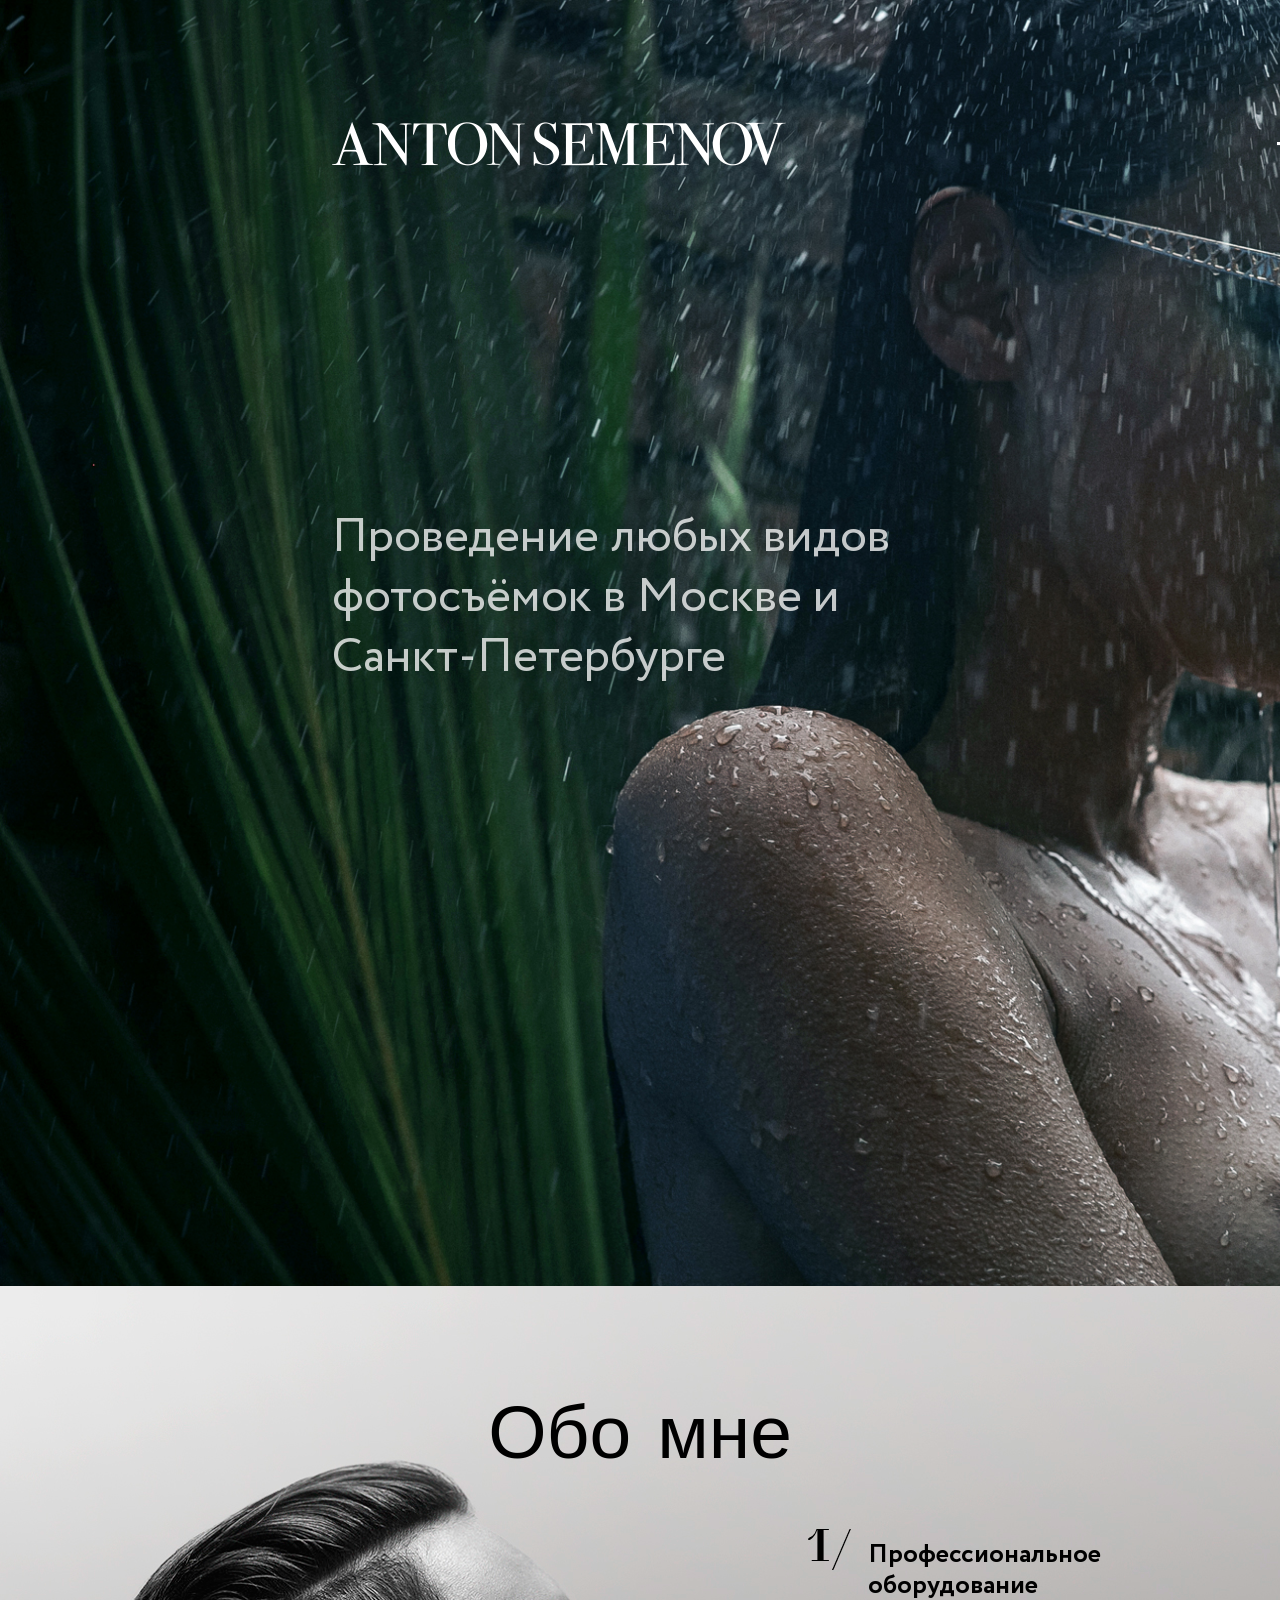
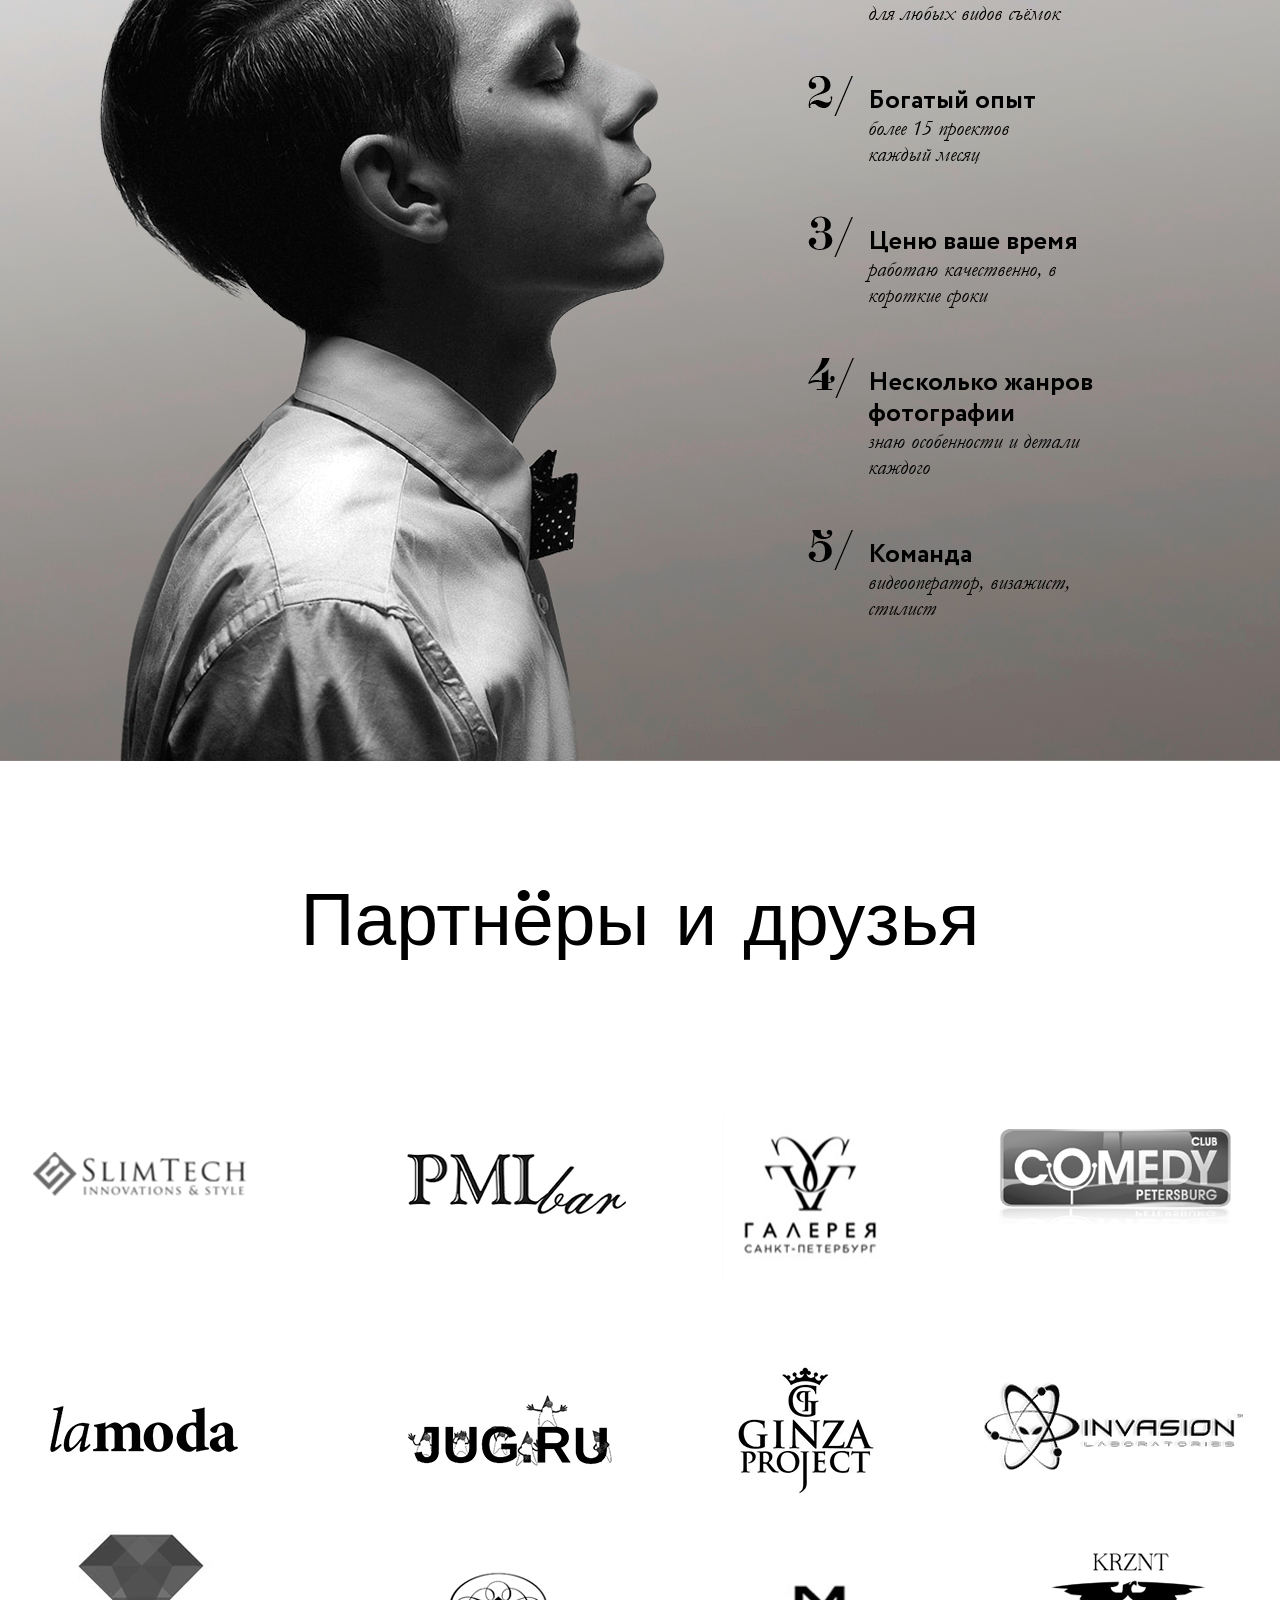
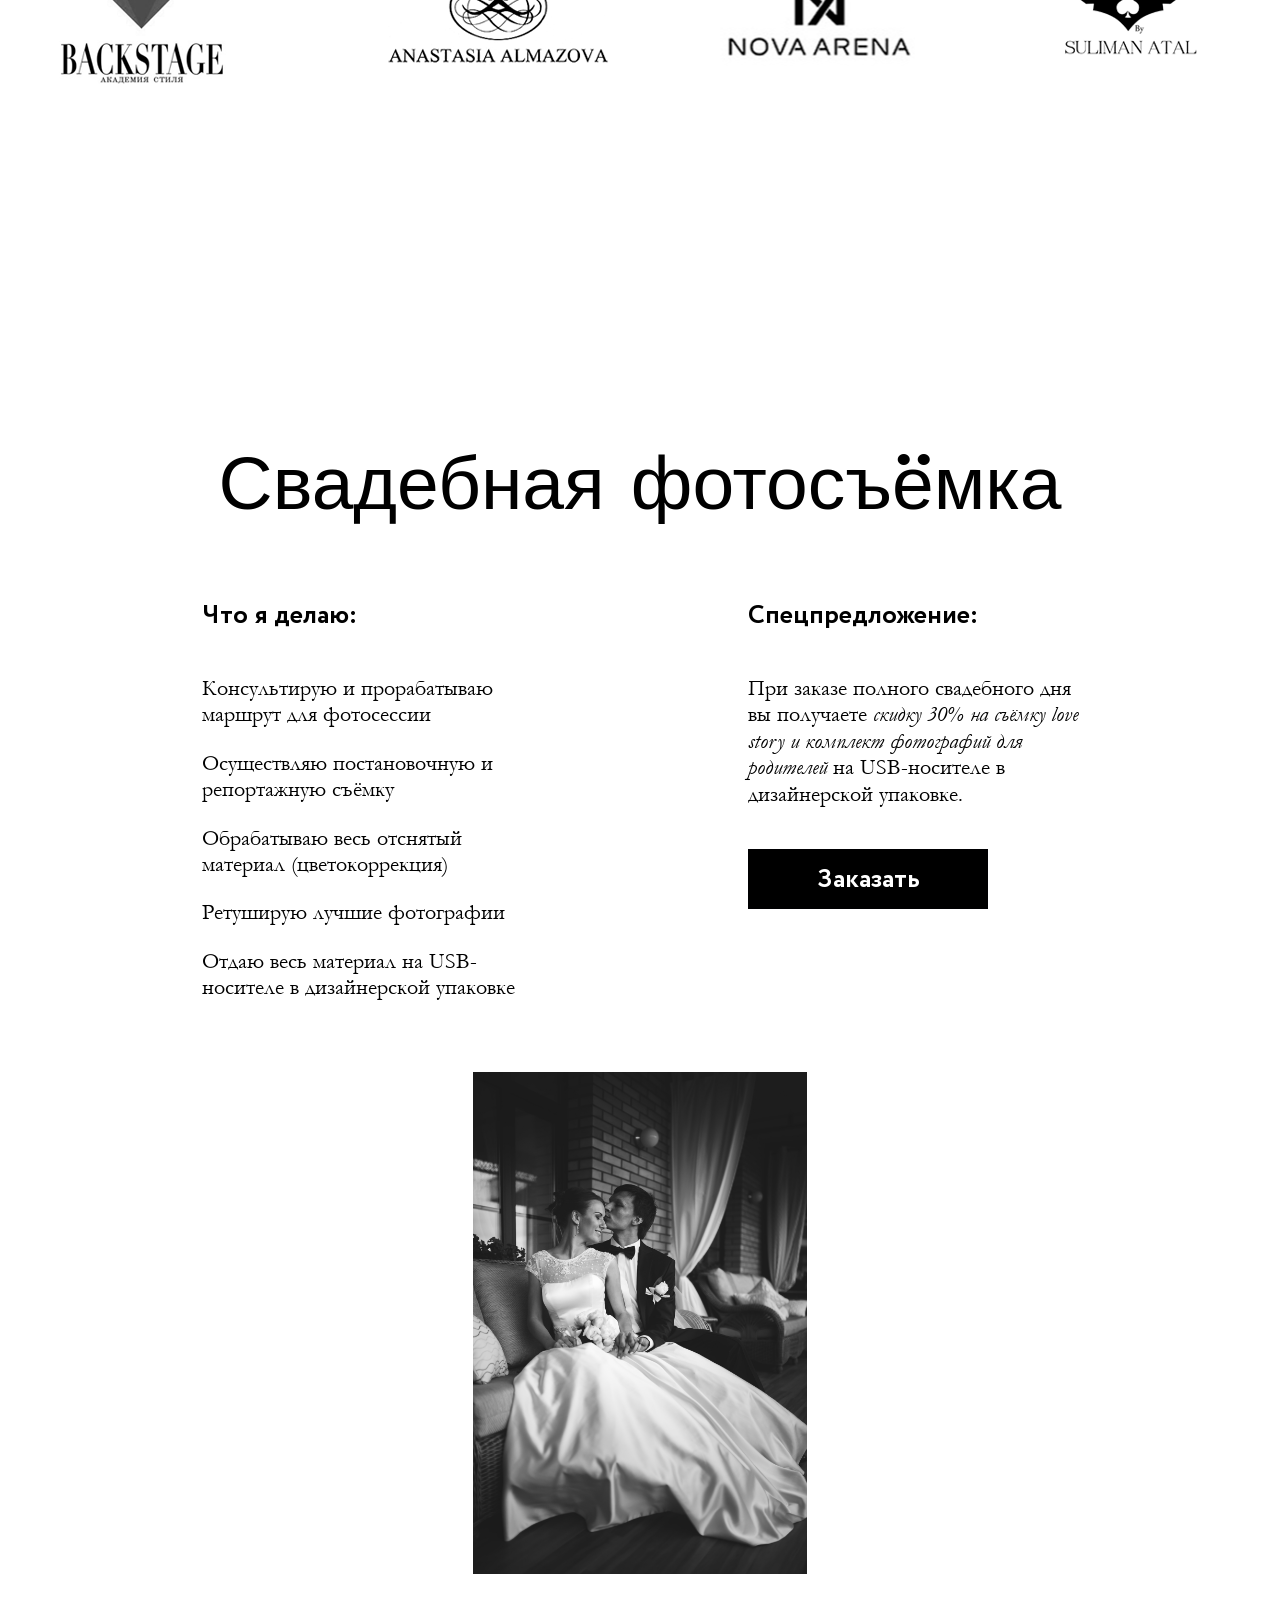
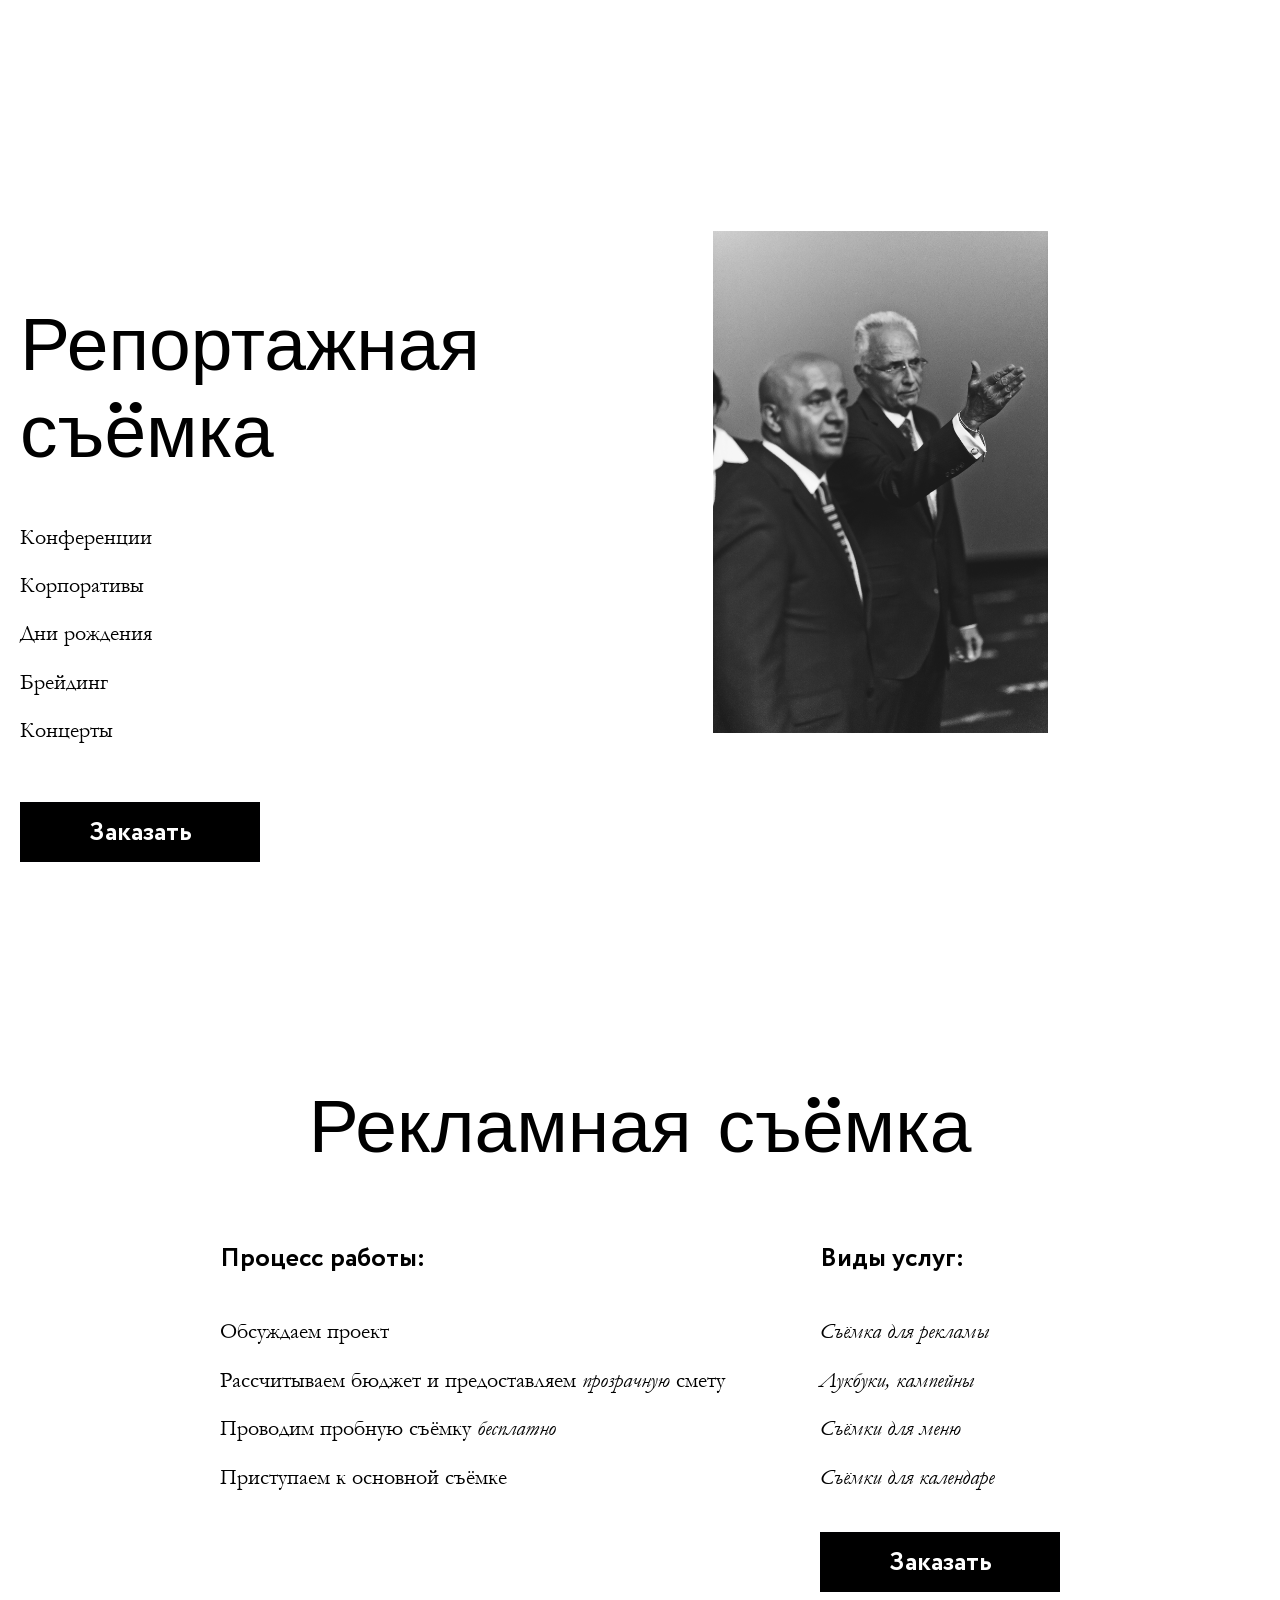
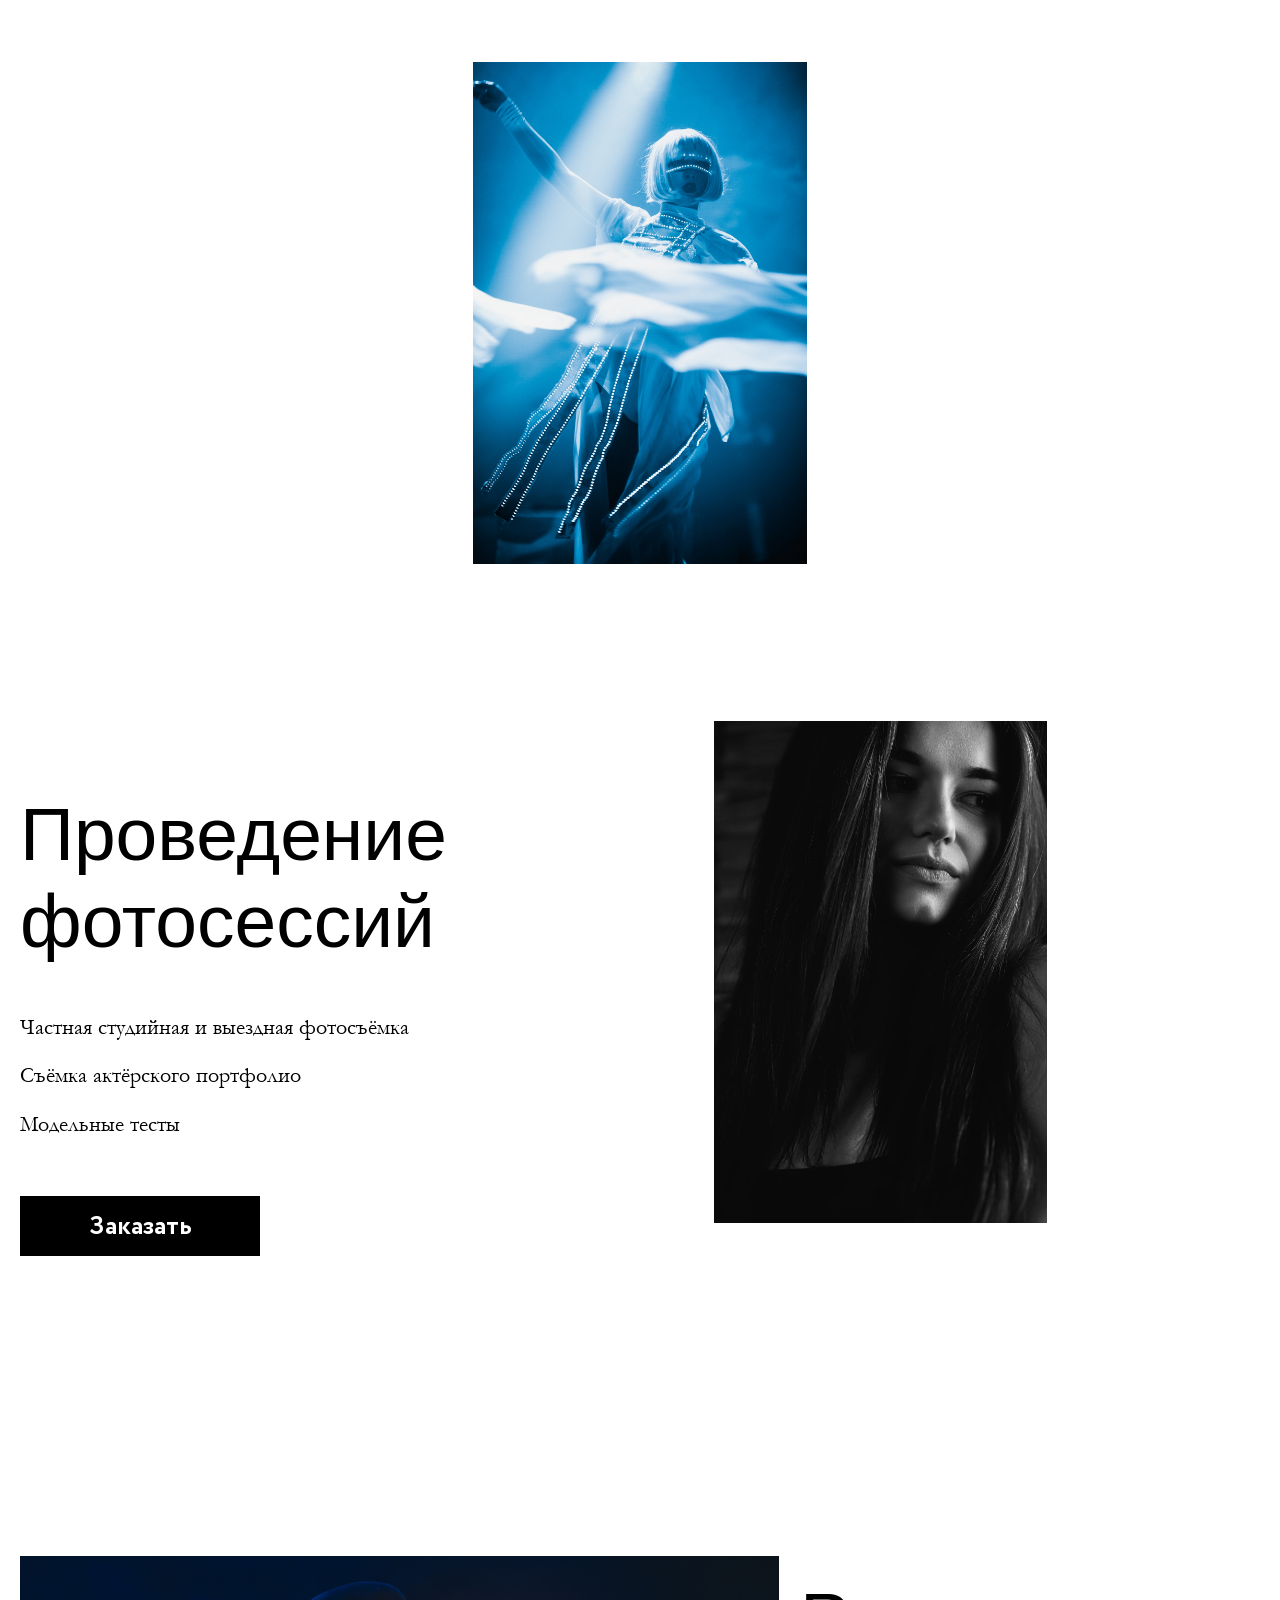
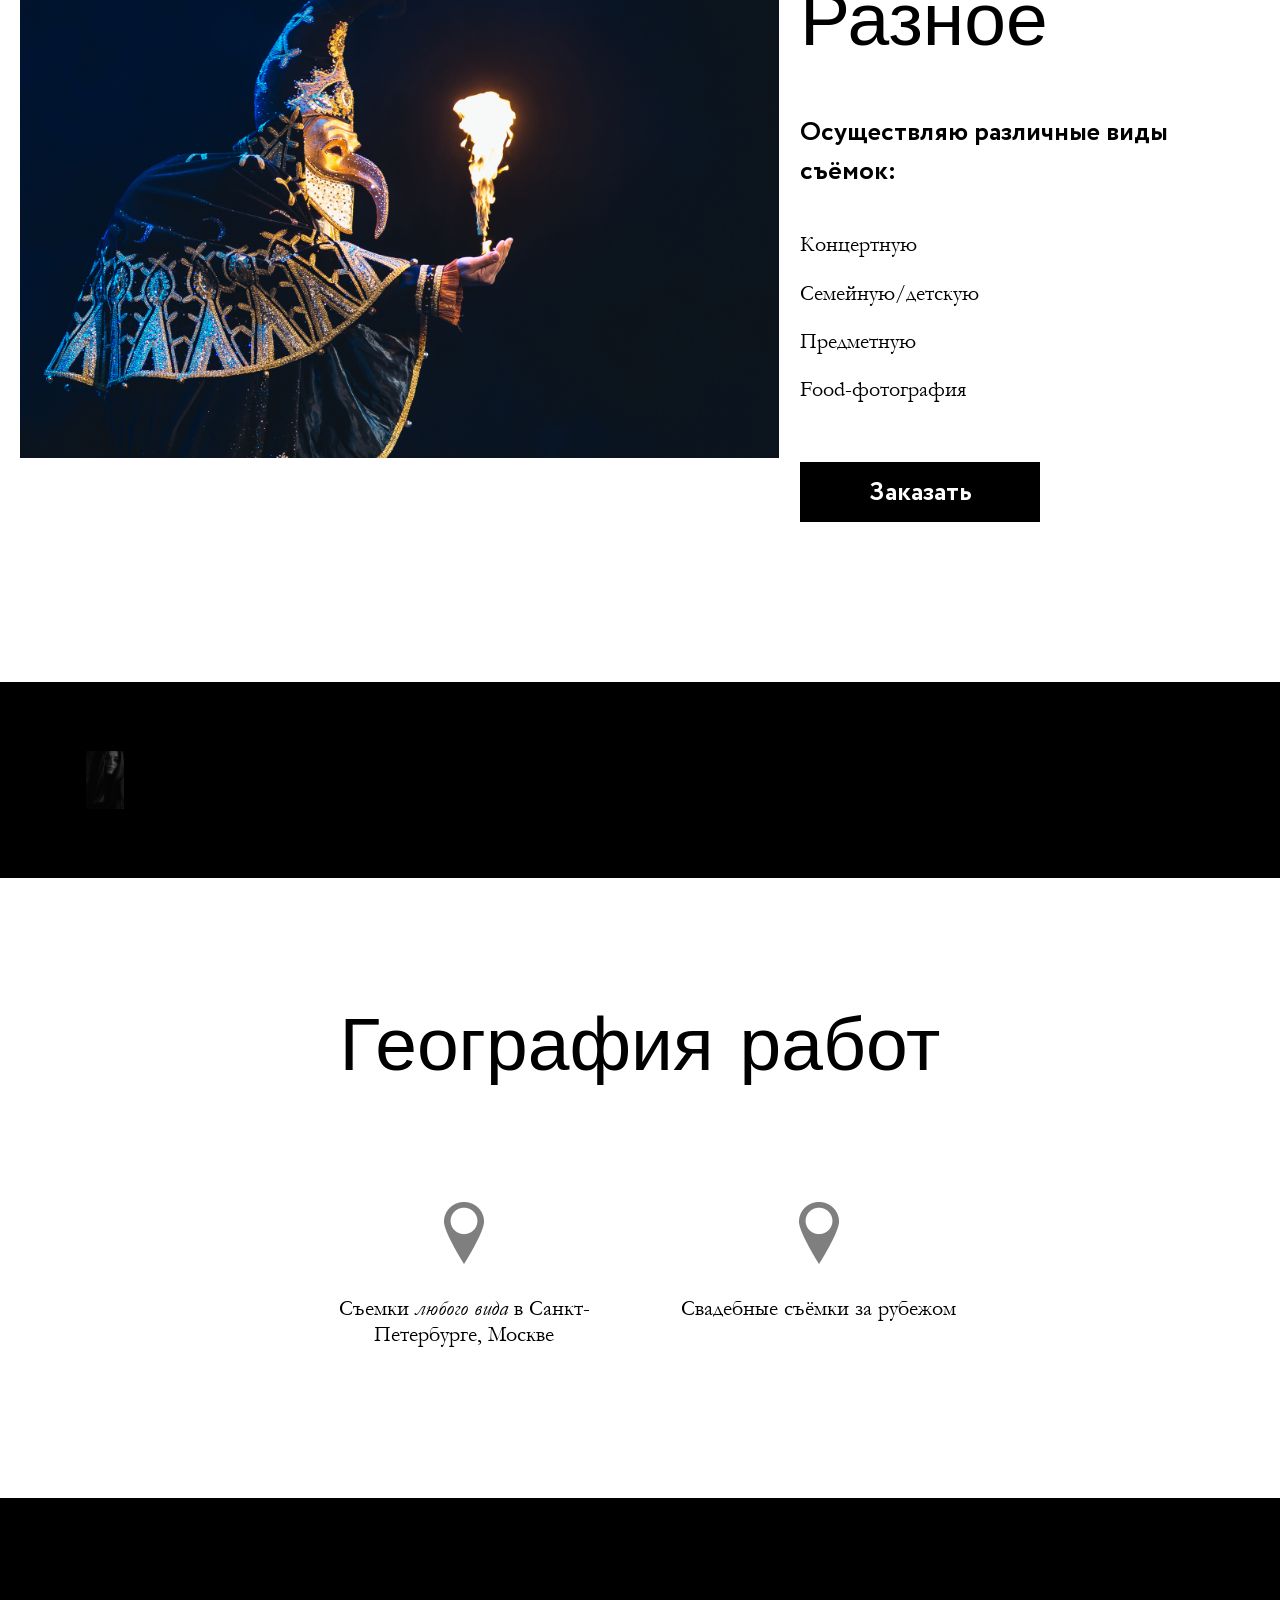
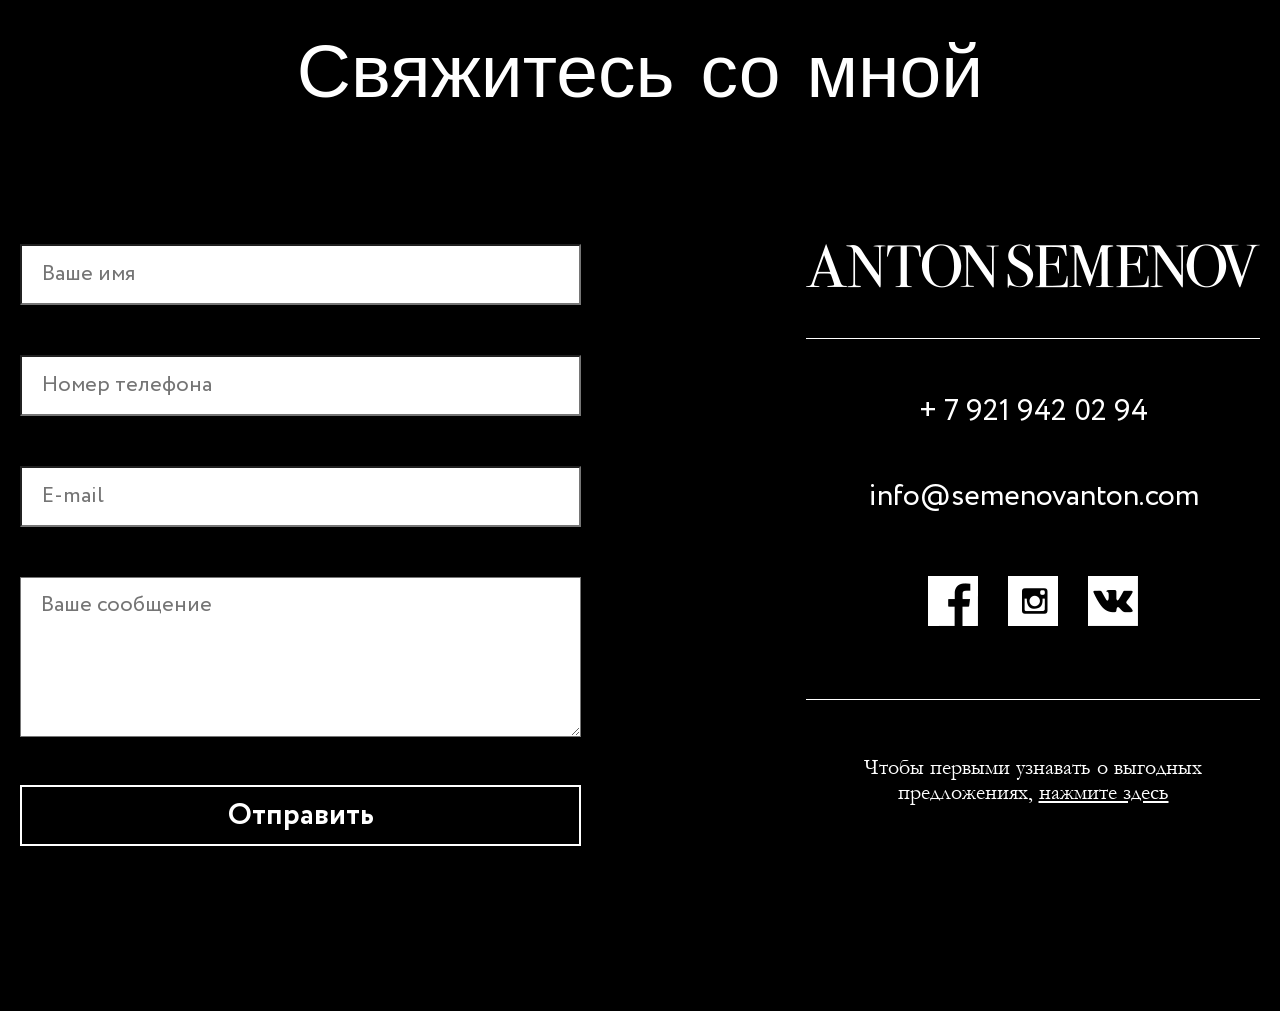
<file: views/index.html>
<!DOCTYPE html>
<html lang="en">
<head>
    <meta charset="UTF-8">
    <title>Anton Semenov</title>
    <link href="../assets/stylesheets/normalize.css" media="screen" rel="stylesheet" type="text/css">
    <link href="../assets/stylesheets/main.css" media="screen" rel="stylesheet" type="text/css">
    <link href="http://allfont.ru/allfont.css?fonts=didona" rel="stylesheet" type="text/css" />
    <!--[if lte IE 8]>
    <link href="../assets/stylesheets/ie8.css" media="screen" rel="stylesheet" type="text/css">
    <![endif]-->
    <link href="../assets/lightgallery/src/css/lightgallery.css" media="screen" rel="stylesheet" type="text/css">
    <link href="../assets/lightgallery/src/css/lg-transitions.css" media="screen" rel="stylesheet" type="text/css">
    <link href="../assets/lightgallery/src/css/lg-fb-comment-box.css" media="screen" rel="stylesheet" type="text/css">
    <link href="../assets/stylesheets/owl.carousel.css" media="screen" rel="stylesheet" type="text/css">
    <script src="http://ajax.googleapis.com/ajax/libs/jquery/1.11.2/jquery.min.js"></script>
    <!--[if lte IE 8]>
    <script src="../assets/javascripts/css3-mediaqueries.min.js"></script>
    <script src="../assets/javascripts/selectivizr-min.js"></script>
    <script src="../assets/javascripts/html5shiv.min.js"></script>
    <script src="../assets/javascripts/html5shiv-printshiv.min.js"></script>
    <![endif]-->
</head>
<body>
    <section class="slider-section">
        <div class="slider">
            <div class="item">
                <div class="slider-img-container">
                    <img class="slider-img" src="../assets/images/slider/img1.jpg" alt="">
                </div>
                <div class="slider-wrapper">
                    <div class="contacts clearfix">
                        <div class="logo"></div>
                        <div class="phone">+ 7 921 942 02 94</div>
                    </div>
                    <div class="text-block">
                        Проведение любых видов
                        фотосъёмок в Москве
                        и Санкт-Петербурге
                    </div>
                </div>
            </div>
            <div class="item">
                <div class="slider-img-container">
                    <img class="slider-img" src="../assets/images/slider/img2.jpg" alt="">
                </div>
                <div class="slider-wrapper">
                    <div class="contacts clearfix">
                        <div class="logo"></div>
                        <div class="phone">+ 7 921 942 02 94</div>
                    </div>
                    <div class="text-block">
                        Проведение любых видов
                        фотосъёмок в Москве
                        и Санкт-Петербурге
                    </div>
                </div>
            </div>
            <div class="item">
                <div class="slider-img-container">
                    <img class="slider-img" src="../assets/images/slider/img3.jpg" alt="">
                </div>
                <div class="slider-wrapper">
                    <div class="contacts clearfix">
                        <div class="logo"></div>
                        <div class="phone">+ 7 921 942 02 94</div>
                    </div>
                    <div class="text-block">
                        Проведение любых видов
                        фотосъёмок в Москве
                        и Санкт-Петербурге
                    </div>
                </div>
            </div>
        </div>
        <div class="pagination-container">
            <div class="pagination"></div>
        </div>
    </section>
    <section class="about-me">
        <div class="header-container">
            <div class="big-header">Обо мне</div>
        </div>
        <div class="block-wrapper clearfix">
            <div class="photo"></div>
            <table class="advantages-table">
                <tr>
                    <td>
                        <ul class="advantages-list">
                            <li>
                                <div class="number one"></div>
                                <div class="advantage-name">Профессиональное
                                    оборудование</div>
                                <div class="advantage-description">для любых видов съёмок</div>
                            <li>
                                <div class="number two"></div>
                                <div class="advantage-name">Богатый опыт</div>
                                <div class="advantage-description">более 15 проектов<br>
                                    каждый месяц</div>
                            <li>
                                <div class="number three"></div>
                                <div class="advantage-name">Ценю ваше время</div>
                                <div class="advantage-description">работаю качественно,
                                    в короткие сроки</div>
                            <li>
                                <div class="number four"></div>
                                <div class="advantage-name">Несколько
                                    жанров фотографии</div>
                                <div class="advantage-description">знаю особенности
                                    и детали каждого</div>
                            <li>
                                <div class="number five"></div>
                                <div class="advantage-name">Команда</div>
                                <div class="advantage-description">видеооператор,
                                    визажист, стилист</div>
                        </ul>
                    </td>
                    <td>
                        <ul class="advantages-list">
                            <li>
                                <div class="number four"></div>
                                <div class="advantage-name">Несколько
                                    жанров фотографии</div>
                                <div class="advantage-description">знаю особенности
                                    и детали каждого</div>
                            <li>
                                <div class="number five"></div>
                                <div class="advantage-name">Команда</div>
                                <div class="advantage-description">видеооператор,
                                    визажист, стилист</div>
                        </ul>
                    </td>
                </tr>
            </table>
        </div>
    </section>
    <section class="partners">
        <div class="big-header">Партн<span class="letter">е</span>ры и друзья</div>
        <div class="block-wrapper">
            <ul class="partners-list first">
               <li class="slimtech">
                   <a target="_blank" href="http://www.slimtechmobile.com/"></a>
                <li class="pmi">
                    <a target="_blank" href="http://www.pmibar.com/"></a>
                <li class="gallery">
                    <a target="_blank" href="http://www.galeria.spb.ru/"></a>
                <li class="comedy">
                    <a target="_blank" href="http://www.comedypetersburg.ru/"></a>
            </ul>
            <ul class="partners-list second">
                <li class="lamoda">
                    <a target="_blank" href="http://www.lamoda.ru/"></a>
                <li class="yug">
                    <a target="_blank" href="http://www.jug.ru/history"></a>
                <li class="ginza">
                    <a target="_blank" href="http://www.ginza.ru/spb"></a>
                <li class="invasion">
                    <a target="_blank" href="http://www.invasion-labs.ru/"></a>
            </ul>
            <ul class="partners-list third">
                <li class="backstage">
                    <a target="_blank" href="http://www.vk.com/as.backstage"></a>
                <li class="almazova">
                    <a target="_blank" href="http://www.anastasia-almazova.com/"></a>
                <li class="nova-arena">
                    <a target="_blank" href="http://www.novaarena.ru/"></a>
                <li class="krznt">
                    <a target="_blank" href="http://www.karzenta.com/"></a>
            </ul>
        </div>
    </section>
    <section class="wedding">
        <div class="block-wrapper clearfix">
            <article class="section-description">
                <div class="big-header">Свадебная <span>фотосъ<span class="letter">е</span>мка</span></div>
                <div class="articles clearfix">
                    <div class="offer">
                        <div class="offer-name">Что я делаю:</div>
                        <ul class="offer-list">
                            <li>Консультирую и прорабатываю маршрут для фотосессии
                            <li>Осуществляю постановочную и репортажную съёмку
                            <li>Обрабатываю весь отснятый материал (цветокоррекция)
                            <li>Ретуширую лучшие фотографии
                            <li>Отдаю весь материал на USB- носителе в дизайнерской упаковке
                        </ul>
                    </div>
                    <div class="offer right">
                        <div class="offer-name">Cпецпредложение:</div>
                        <ul class="offer-list">
                            <li>При заказе полного свадебного дня вы получаете <span>скидку 30% на съёмку love story и
                                комплект фотографий для родителей</span> на USB-носителе в дизайнерской упаковке.
                        </ul>
                        <a href="#contacts-form" class="btn">Заказать</a>
                    </div>
                </div>
            </article>
            <article class="gallery">
                <div class="big-img-container">
                    <div class="bg"></div>
                    <img src="../assets/images/wedding/big1.jpg" alt="wedding" class="big-img vertical">
                </div>
                <div class="small-images-container">
                    <ul class="small-images-list owl-carousel">
                        <li data-src="../assets/images/wedding/big1.jpg">
                            <img src="../assets/images/wedding/big1.jpg" alt="wedding" class="small-img vertical">
                        <li data-src="../assets/images/wedding/big2.jpg">
                            <img src="../assets/images/wedding/big2.jpg" alt="wedding" class="small-img">
                        <li data-src="../assets/images/wedding/big3.jpg">
                            <img src="../assets/images/wedding/big3.jpg" alt="wedding" class="small-img">
                        <li data-src="../assets/images/wedding/big4.jpg">
                            <img src="../assets/images/wedding/big4.jpg" alt="wedding" class="small-img vertical">
                        <li data-src="../assets/images/wedding/big5.jpg">
                            <img src="../assets/images/wedding/big5.jpg" alt="wedding" class="small-img">
                        <li data-src="../assets/images/wedding/big6.jpg">
                            <img src="../assets/images/wedding/big6.jpg" alt="wedding" class="small-img">
                        <li data-src="../assets/images/wedding/big7.jpg">
                            <img src="../assets/images/wedding/big7.jpg" alt="wedding" class="small-img">
                        <li data-src="../assets/images/wedding/big8.jpg">
                            <img src="../assets/images/wedding/big8.jpg" alt="wedding" class="small-img">
                        <li data-src="../assets/images/wedding/big9.jpg">
                            <img src="../assets/images/wedding/big9.jpg" alt="wedding" class="small-img vertical">
                        <li data-src="../assets/images/wedding/big10.jpg">
                            <img src="../assets/images/wedding/big10.jpg" alt="wedding" class="small-img">
                        <li data-src="../assets/images/wedding/big11.jpg">
                            <img src="../assets/images/wedding/big11.jpg" alt="wedding" class="small-img">
                    </ul>
                </div>
            </article>
        </div>
    </section>
    <section class="report">
        <div class="block-wrapper clearfix">
            <article class="section-description">
            <div class="articles">
                <div class="big-header">Репортажная <span>съ<span class="letter">е</span>мка</span></div>
                <div class="offer">
                    <ul class="offer-list">
                        <li>Конференции
                        <li>Корпоративы
                        <li>Дни рождения
                        <li>Брейдинг
                        <li>Концерты
                    </ul>
                    <a class="btn" href="#contacts-form">Заказать</a>
                </div>
            </div>
            </article>
            <article class="gallery">
                <div class="big-img-container">
                    <div class="bg"></div>
                    <img src="../assets/images/report/big1.jpg" alt="report" class="big-img vertical">
                </div>
                <div class="small-images-container">
                    <ul class="small-images-list owl-carousel">
                        <li data-src="../assets/images/report/big1.jpg">
                            <img src="../assets/images/report/big1.jpg" alt="report" class="small-img vertical">
                        <li data-src="../assets/images/report/big2.jpg">
                            <img src="../assets/images/report/big2.jpg" alt="report" class="small-img">
                        <li data-src="../assets/images/report/big3.jpg">
                            <img src="../assets/images/report/big3.jpg" alt="report" class="small-img">
                        <li data-src="../assets/images/report/big4.jpg">
                            <img src="../assets/images/report/big4.jpg" alt="report" class="small-img">
                        <li data-src="../assets/images/report/big5.jpg">
                            <img src="../assets/images/report/big5.jpg" alt="report" class="small-img vertical">
                        <li data-src="../assets/images/report/big6.jpg">
                            <img src="../assets/images/report/big6.jpg" alt="report" class="small-img">
                        <li data-src="../assets/images/report/big7.jpg">
                            <img src="../assets/images/report/big7.jpg" alt="report" class="small-img">
                        <li data-src="../assets/images/report/big8.jpg">
                            <img src="../assets/images/report/big8.jpg" alt="report" class="small-img">
                        <li data-src="../assets/images/report/big6.jpg">
                            <img src="../assets/images/report/big6.jpg" alt="report" class="small-img">
                        <li data-src="../assets/images/report/big7.jpg">
                            <img src="../assets/images/report/big7.jpg" alt="report" class="small-img">
                        <li data-src="../assets/images/report/big8.jpg">
                            <img src="../assets/images/report/big8.jpg" alt="report" class="small-img">
                    </ul>
                </div>
            </article>
        </div>
    </section>
    <section class="ads">
        <div class="block-wrapper clearfix">
            <article class="section-description">
                <div class="big-header">Рекламная <span>съ<span class="letter">е</span>мка</span></div>
                <div class="articles clearfix">
                    <div class="offer">
                        <div class="offer-name">Процесс работы:</div>
                        <ul class="offer-list">
                            <li>Обсуждаем проект
                            <li>Рассчитываем бюджет и предоставляем <span>прозрачную</span> смету
                            <li>Проводим пробную съёмку <span>бесплатно</span>
                            <li>Приступаем к основной съёмке
                        </ul>
                    </div>
                    <div class="offer right">
                        <div class="offer-name">Виды услуг:</div>
                        <ul class="offer-list">
                            <li><span>Съёмка для рекламы</span>
                            <li><span>Лукбуки, кампейны</span>
                            <li><span>Съёмки для меню </span>
                            <li><span>Съёмки для календаре</span>
                        </ul>
                        <a href="#contacts-form" class="btn">Заказать</a>
                    </div>
                </div>
            </article>
            <article class="gallery">
                <div class="big-img-container">
                    <div class="bg"></div>
                    <img src="../assets/images/_r_/big1.jpg" alt="ads" class="big-img vertical">
                </div>
                <div class="small-images-container">
                    <ul class="small-images-list owl-carousel">
                        <li data-src="../assets/images/_r_/big1.jpg">
                            <img src="../assets/images/_r_/big1.jpg" alt="_r_" class="small-img vertical active">
                        <li data-src="../assets/images/_r_/big2.jpg">
                            <img src="../assets/images/_r_/big2.jpg" alt="_r_" class="small-img">
                        <li data-src="../assets/images/_r_/big3.jpg">
                            <img src="../assets/images/_r_/big3.jpg" alt="_r_" class="small-img">
                        <li data-src="../assets/images/_r_/big4.jpg">
                            <img src="../assets/images/_r_/big4.jpg" alt="_r_" class="small-img">
                        <li data-src="../assets/images/_r_/big5.jpg">
                            <img src="../assets/images/_r_/big5.jpg" alt="_r_" class="small-img vertical">
                        <li data-src="../assets/images/_r_/big6.jpg">
                            <img src="../assets/images/_r_/big6.jpg" alt="_r_" class="small-img">
                        <li data-src="../assets/images/_r_/big7.jpg">
                            <img src="../assets/images/_r_/big7.jpg" alt="_r_" class="small-img">
                        <li data-src="../assets/images/_r_/big8.jpg">
                            <img src="../assets/images/_r_/big8.jpg" alt="_r_" class="small-img">
                    </ul>
                </div>
            </article>
        </div>
    </section>
    <section class="photoset">
        <div class="block-wrapper clearfix">
            <article class="section-description">
                <div class="articles">
                    <div class="big-header">Проведение <span>фотосессий</span></div>
                    <div class="offer">
                        <ul class="offer-list">
                            <li>Частная студийная и выездная фотосъёмка
                            <li>Съёмка актёрского портфолио
                            <li>Модельные тесты
                        </ul>
                        <a class="btn" href="#contacts-form">Заказать</a>
                    </div>
                </div>
            </article>
            <article class="gallery">
                <div class="big-img-container">
                    <div class="bg"></div>
                    <div class="second-bg"></div>
                    <img src="../assets/images/photoset/big1.jpg" alt="report" class="big-img vertical">
                </div>
                <div class="small-images-container">
                    <ul class="small-images-list owl-carousel">
                        <li data-src="../assets/images/photoset/big1.jpg">
                            <img src="../assets/images/photoset/big1.jpg" alt="photoset" class="small-img vertical">
                        <li data-src="../assets/images/photoset/big2.jpg">
                            <img src="../assets/images/photoset/big2.jpg" alt="photoset" class="small-img vertical">
                        <li data-src="../assets/images/photoset/big3.jpg">
                            <img src="../assets/images/photoset/big3.jpg" alt="photoset" class="small-img vertical">
                        <li data-src="../assets/images/photoset/big4.jpg">
                            <img src="../assets/images/photoset/big4.jpg" alt="photoset" class="small-img vertical">
                        <li data-src="../assets/images/photoset/big5.jpg">
                            <img src="../assets/images/photoset/big5.jpg" alt="photoset" class="small-img vertical">
                        <li data-src="../assets/images/photoset/big6.jpg">
                            <img src="../assets/images/photoset/big6.jpg" alt="photoset" class="small-img">
                        <li data-src="../assets/images/photoset/big7.jpg">
                            <img src="../assets/images/photoset/big7.jpg" alt="photoset" class="small-img vertical">
                        <li data-src="../assets/images/photoset/big8.jpg">
                            <img src="../assets/images/photoset/big8.jpg" alt="photoset" class="small-img">
                        <li data-src="../assets/images/photoset/big9.jpg">
                            <img src="../assets/images/photoset/big9.jpg" alt="photoset" class="small-img vertical">
                        <li data-src="../assets/images/photoset/big10.jpg">
                            <img src="../assets/images/photoset/big10.jpg" alt="photoset" class="small-img vertical">
                        <li data-src="../assets/images/photoset/big11.jpg">
                            <img src="../assets/images/photoset/big11.jpg" alt="photoset" class="small-img">
                    </ul>
                </div>
            </article>
        </div>
    </section>
    <section class="others">
        <div class="block-wrapper clearfix">
            <article class="section-description">
                <div class="articles">
                    <div class="big-header">Разное</div>
                    <div class="offer">
                        <div class="offer-name">Осуществляю различные виды съёмок:</div>
                        <ul class="offer-list">
                            <li>Концертную
                            <li>Семейную/детскую
                            <li>Предметную
                            <li>Food-фотография
                        </ul>
                        <a class="btn" href="#contacts-form">Заказать</a>
                    </div>
                </div>
            </article>
            <article class="gallery">
                <div class="big-img-container">
                    <div class="bg"></div>
                    <img src="../assets/images/others/big1.jpg" alt="report" class="big-img">
                </div>
            </article>
        </div>
    </section>
    <section class="large-gallery">
        <ul class="large-gallery-container" id="owl-carousel">
            <li data-src="../assets/images/photoset/big1.jpg">

                <img class="small-img vertical" src="../assets/images/photoset/big1.jpg" />
            <a href="../assets/images/photoset/big2.jpg">
                <img class="small-img" src="../assets/images/photoset/big2.jpg" />
            </a>
            <a href="../assets/images/photoset/big3.jpg">
                <img class="small-img" src="../assets/images/photoset/big3.jpg" />
            </a>
            <a href="../assets/images/photoset/big4.jpg">
                <img class="small-img" src="../assets/images/photoset/big4.jpg" />
            </a>
            <a href="../assets/images/photoset/big5.jpg">
                <img class="small-img" src="../assets/images/photoset/big5.jpg" />
            </a>
            <li data-src="../assets/images/photoset/big6.jpg">
                <img class="small-img" src="../assets/images/photoset/big6.jpg" />
            <li data-src="../assets/images/photoset/big7.jpg">
                <img class="small-img" src="../assets/images/photoset/big7.jpg" />
            <li data-src="../assets/images/photoset/big8.jpg">
                <img class="small-img" src="../assets/images/photoset/big8.jpg" />
            <li data-src="../assets/images/photoset/big9.jpg">
                <img class="small-img" src="../assets/images/photoset/big9.jpg" />
            <li data-src="../assets/images/photoset/big10.jpg">
                <img class="small-img" src="../assets/images/photoset/big10.jpg" />
            <li data-src="../assets/images/photoset/big11.jpg">
                <img class="small-img" src="../assets/images/photoset/big11.jpg" />
            <li data-src="../assets/images/wedding/big1.jpg">
                <img class="small-img vertical" src="../assets/images/wedding/big1.jpg" />
            <li data-src="../assets/images/wedding/big2.jpg">
                <img class="small-img" src="../assets/images/wedding/big2.jpg" />
            <li data-src="../assets/images/wedding/big3.jpg">
                <img class="small-img" src="../assets/images/wedding/big3.jpg" />
            <li data-src="../assets/images/wedding/big4.jpg">
                <img class="small-img" src="../assets/images/wedding/big4.jpg" />
            <li data-src="../assets/images/wedding/big5.jpg">
                <img class="small-img" src="../assets/images/wedding/big5.jpg" />
            <li data-src="../assets/images/wedding/big6.jpg">
                <img class="small-img" src="../assets/images/wedding/big6.jpg" />
            <li data-src="../assets/images/wedding/big7.jpg">
                <img class="small-img" src="../assets/images/wedding/big7.jpg" />
            <li data-src="../assets/images/wedding/big8.jpg">
                <img class="small-img" src="../assets/images/wedding/big8.jpg" />
            <li data-src="../assets/images/report/big1.jpg">
                <img class="small-img vertical" src="../assets/images/report/big1.jpg" />
            <li data-src="../assets/images/report/big2.jpg">
                <img class="small-img" src="../assets/images/report/big2.jpg" />
            <li data-src="../assets/images/report/big3.jpg">
                <img class="small-img" src="../assets/images/report/big3.jpg" />
            <li data-src="../assets/images/report/big4.jpg">
                <img class="small-img" src="../assets/images/report/big4.jpg" />
            <li data-src="../assets/images/report/big5.jpg">
                <img class="small-img" src="../assets/images/report/big5.jpg" />
            <li data-src="../assets/images/report/big6.jpg">
                <img class="small-img" src="../assets/images/report/big6.jpg" />
            <li data-src="../assets/images/report/big7.jpg">
                <img class="small-img" src="../assets/images/report/big7.jpg" />
            <li data-src="../assets/images/report/big8.jpg">
                <img class="small-img" src="../assets/images/report/big8.jpg" />
        </ul>
    </section>
    <section class="geolocation">
        <div class="block-wrapper">
            <div class="big-header">География работ</div>
            <ul class="geo-list">
            <li class="geo">
                <div class="geo-image"></div>
                <div class="geo-description">Съемки <span>любого вида</span> в Санкт-Петербурге, Москве</div>
            <li class="geo">
            <div class="geo-image"></div>
            <div class="geo-description">Свадебные съёмки за рубежом</div>
            </ul>
        </div>
    </section>
    <footer>
        <div class="block-wrapper">
            <div class="big-header">Свяжитесь со мной</div>
            <article class="contacts-block clearfix">
                <form action="" class="send-contacts" method="post" id="contacts-form">
                    <div class="form-wrapper">
                        <input type="text" name="name" placeholder="Ваше имя">
                        <input type="text" name="phone" placeholder="Номер телефона">
                        <input type="email" name="email" placeholder="E-mail">
                        <textarea name="message" placeholder="Ваше сообщение"></textarea>
                        <input type="submit" name="submit" value="Отправить">
                    </div>
                </form>
                <div class="contacts">
                    <div class="logo"></div>
                    <div class="line"></div>
                    <div class="phone">+ 7 921 942 02 94</div>
                    <div class="email">info@semenovanton.com</div>
                    <ul class="social-list">
                        <li><a class="social-btn fb" href=""></a>
                        <li><a class="social-btn inst" href=""></a>
                        <li><a class="social-btn vk" href=""></a>
                    </ul>
                    <div class="line"></div>
                    <div class="subscribe">Чтобы первыми узнавать о выгодных
                        предложениях, <a href="#">нажмите здесь</a></div>
                </div>
            </article>
        </div>
    </footer>
    <script src="../assets/javascripts/jquery.carouFredSel-6.2.1-packed.js"></script>
    <script src="../assets/lightgallery/src/js/lightgallery.js"></script>
    <script src="../assets/lightgallery/src/js/lg-thumbnail.js"></script>
    <script src="../assets/lightgallery/src/js/lg-autoplay.js"></script>
    <script src="../assets/lightgallery/src/js/lg-fullscreen.js"></script>
    <script src="../assets/javascripts/owl.carousel.min.js"></script>
    <script src="../assets/javascripts/main.js"></script>
</body>
</html>
</file>
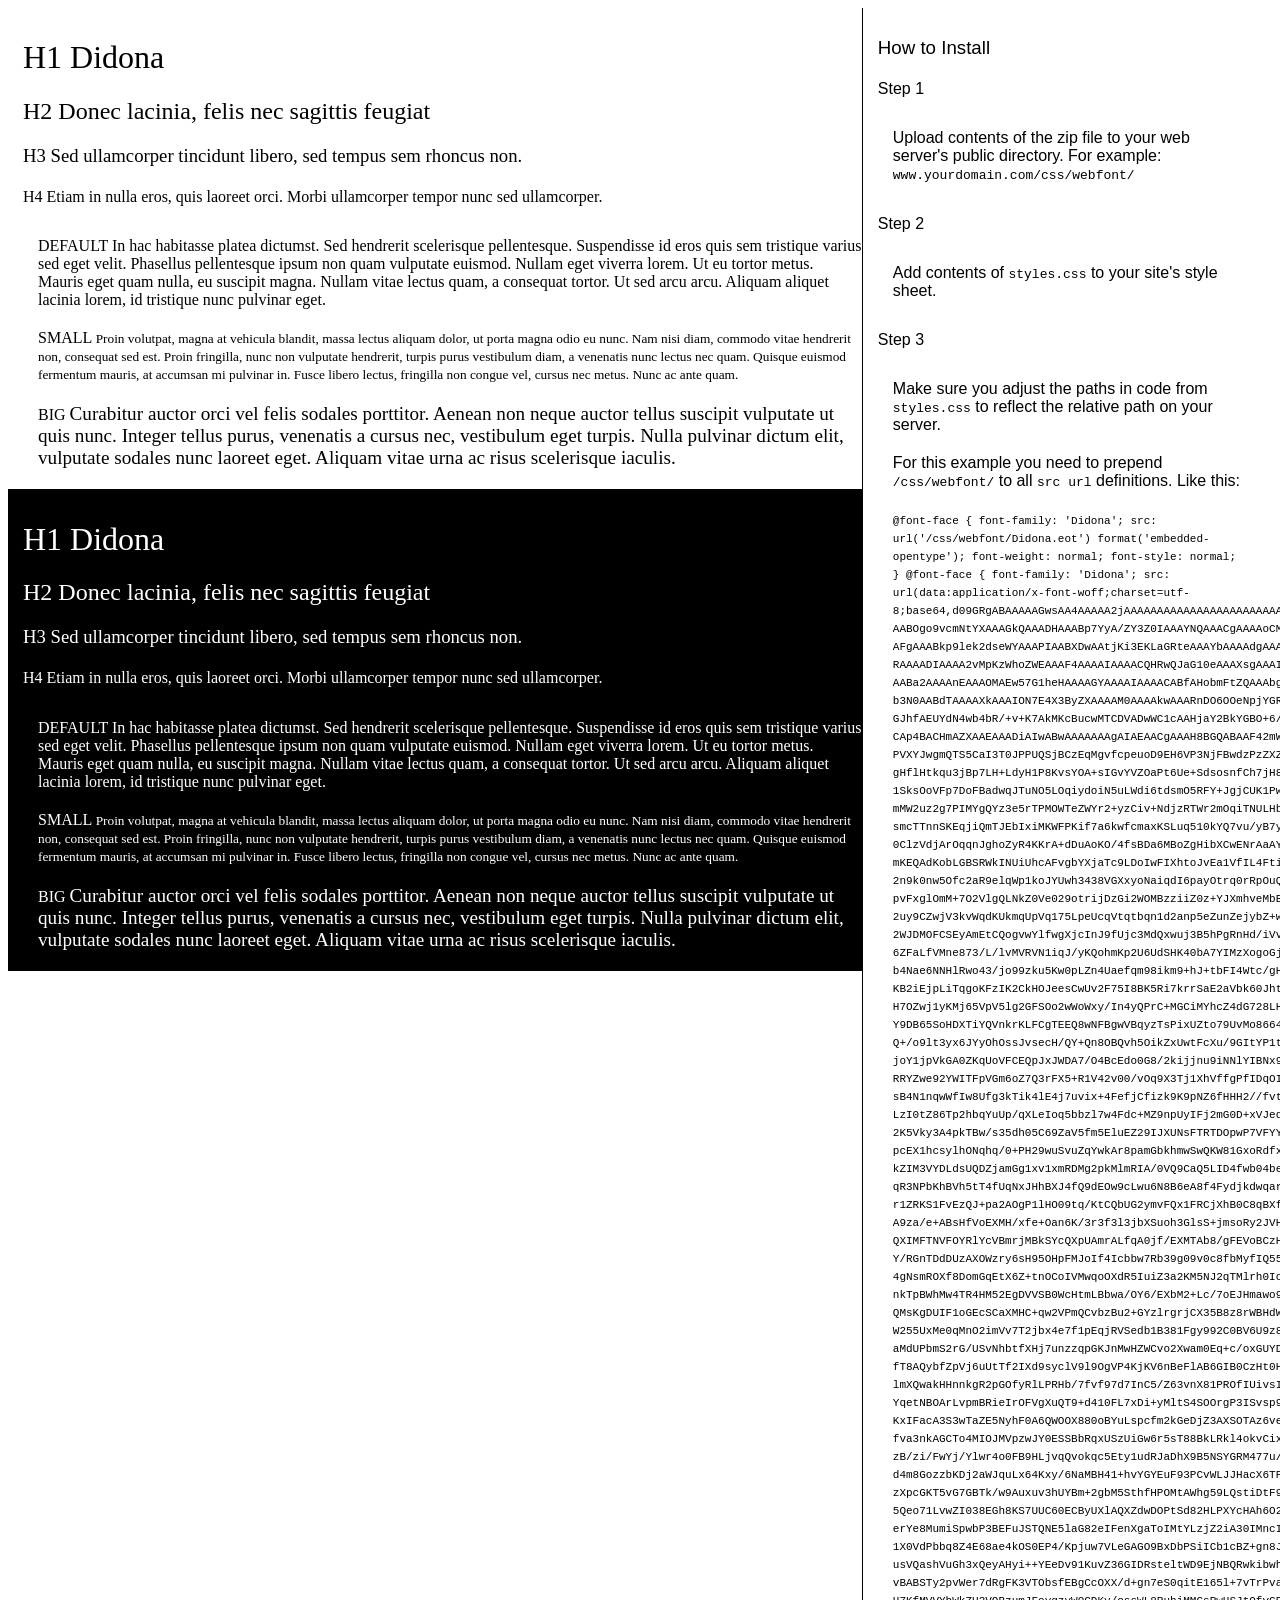
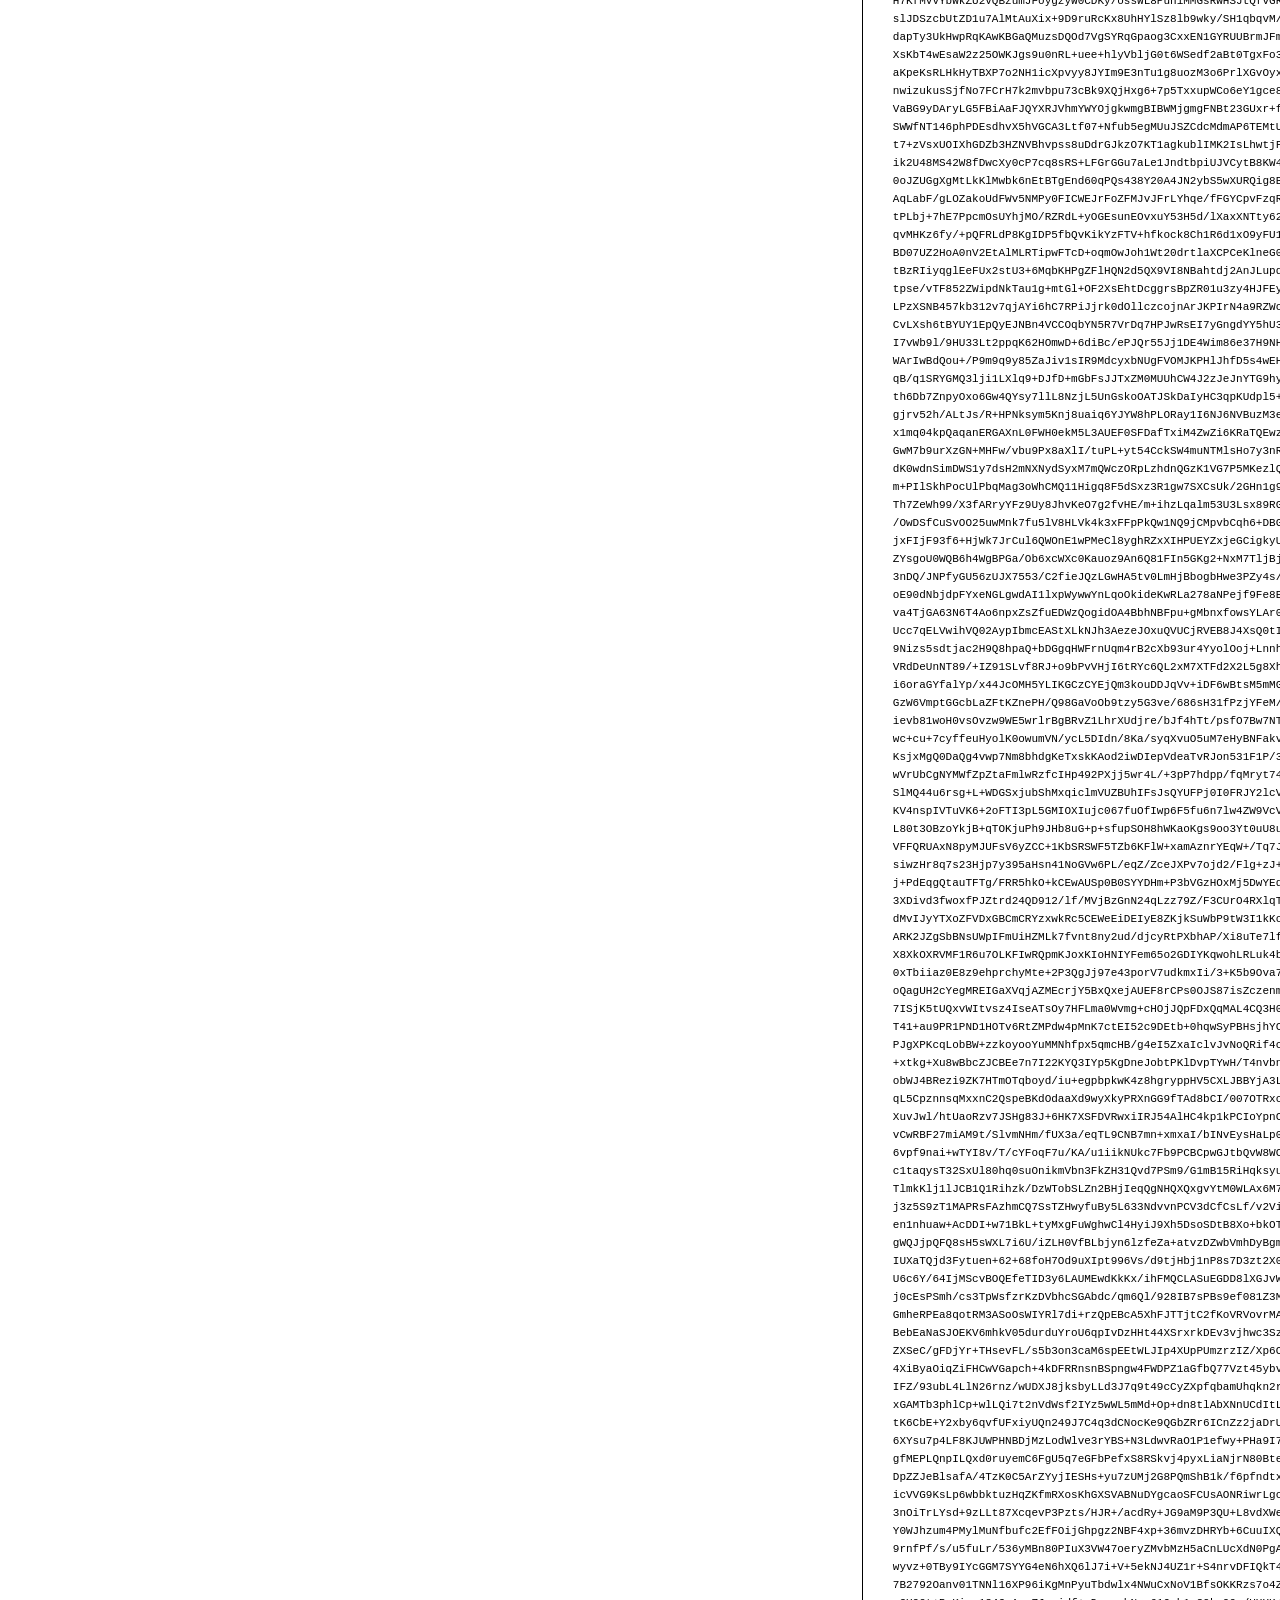
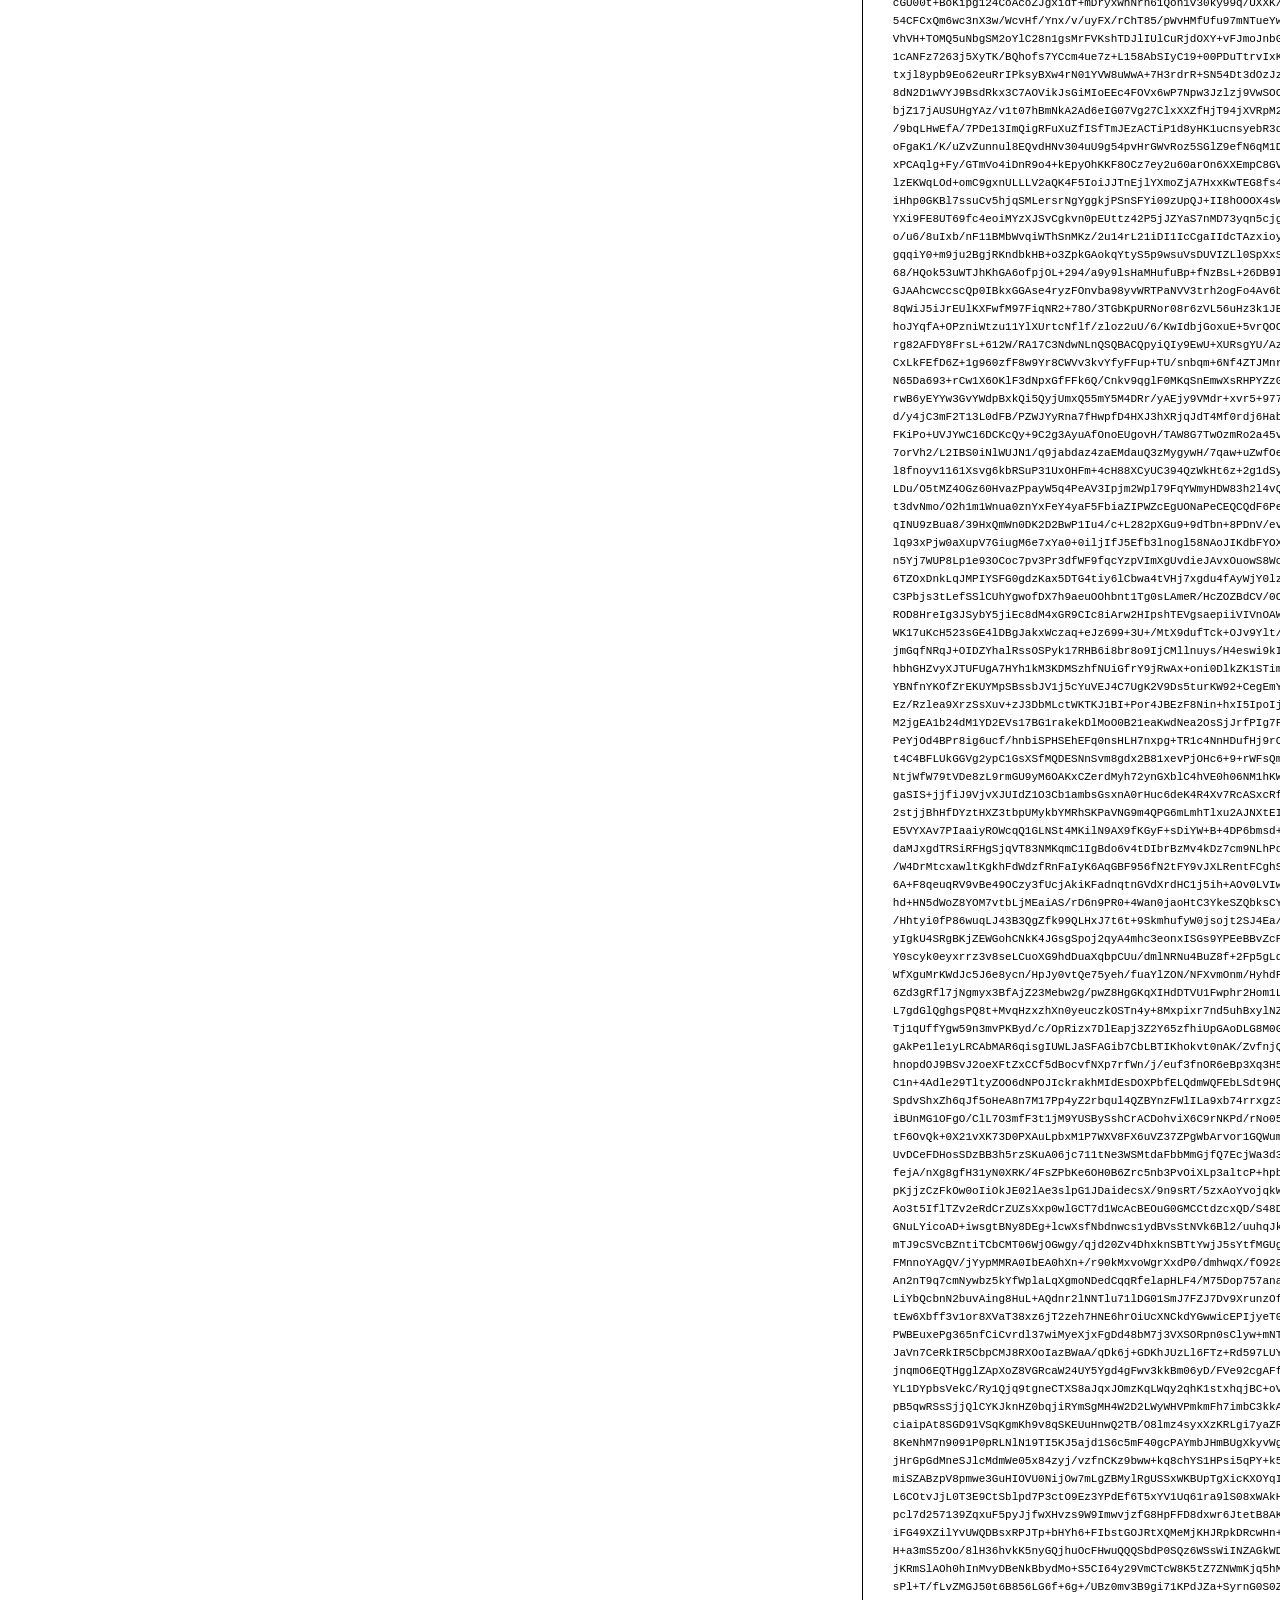
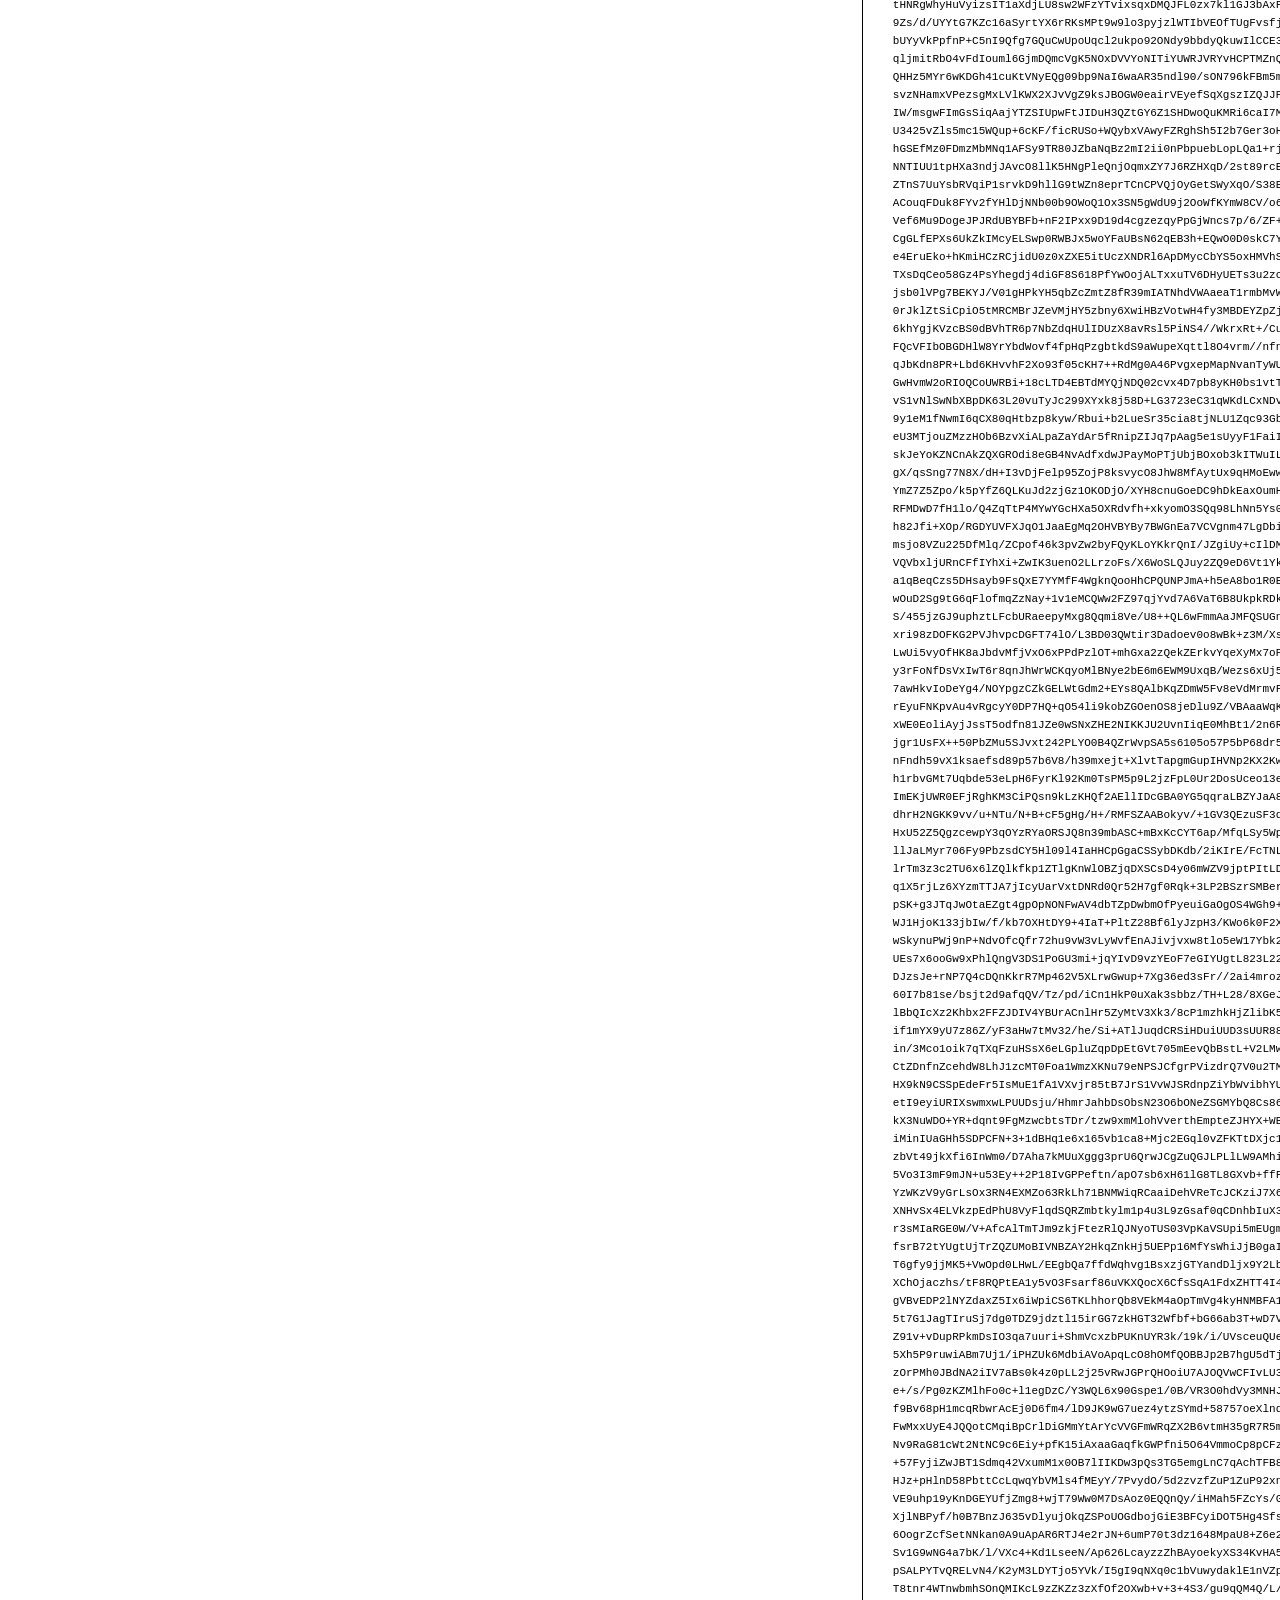
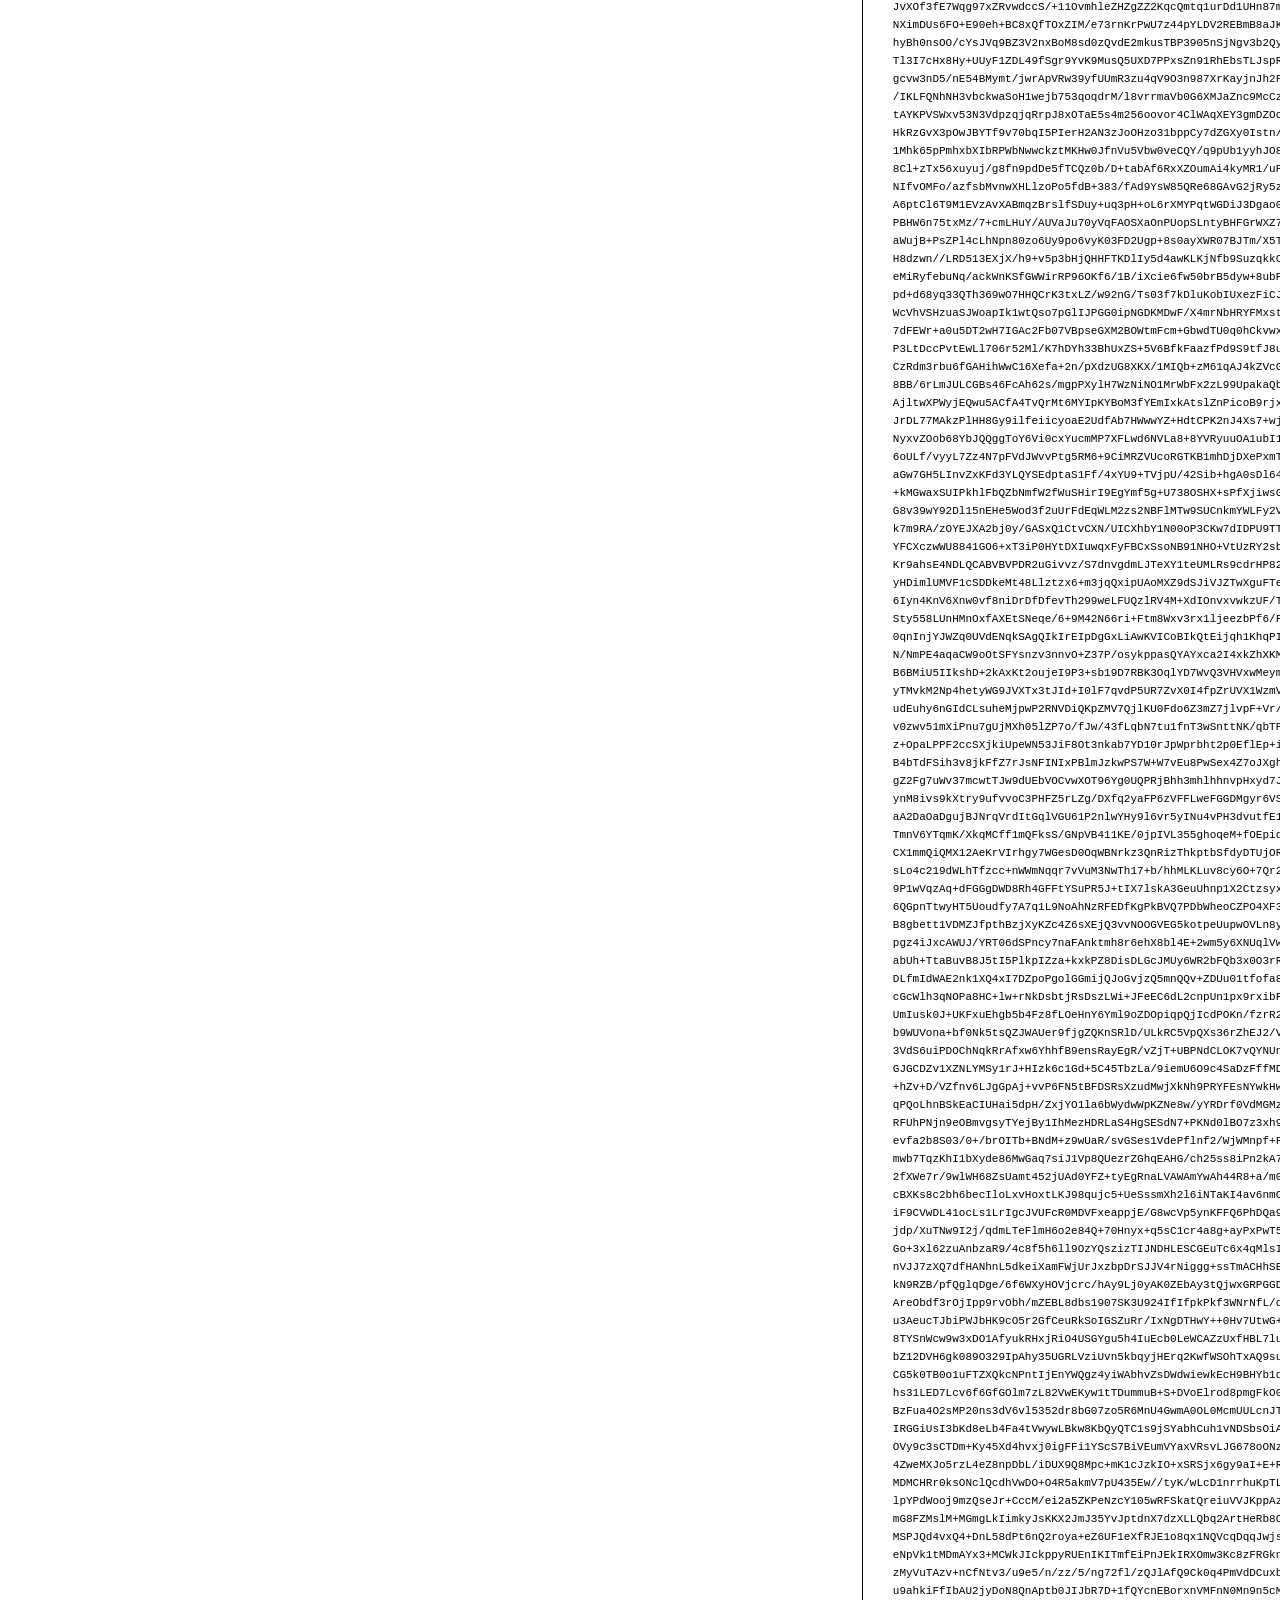
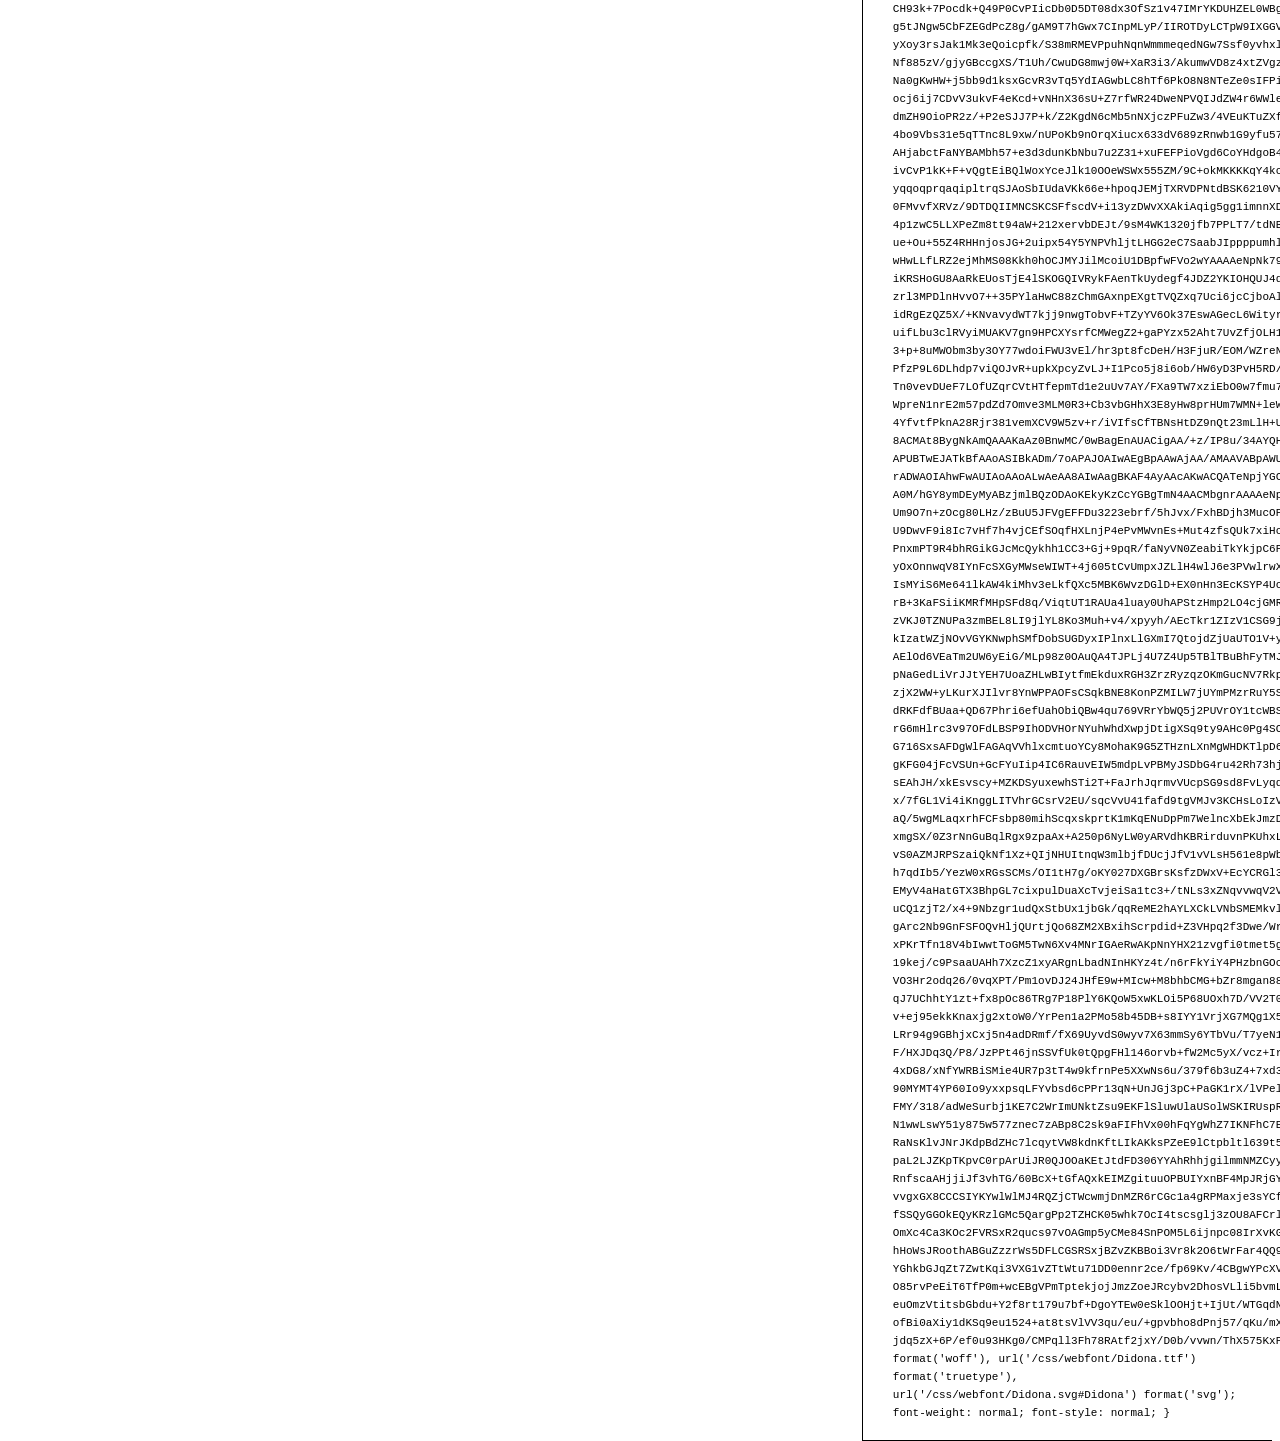
<file: assets/fonts/didona/preview.html>
<!DOCTYPE html>
<html>
<head>
<title>
Didona
 - Web font preview
</title>
<style type='text/css'>

@font-face {
  font-family: 'Didona';
  src: url('Didona.eot') format('embedded-opentype');
  font-weight: normal;
  font-style: normal;
}

@font-face {
  font-family: 'Didona';
  src:  url([data-uri]) format('woff'), url('Didona.ttf')  format('truetype'), url('Didona.svg#Didona') format('svg');
  font-weight: normal;
  font-style: normal;
}



body { font-family: 'Didona' !important; }
h1, h2, h3, h4 { font-weight: normal; }
.reg { color:black; background:white; }
.inverse { color:white; background:black; }
div { padding: 10px 15px; }
.right { background:white; width:30%; float: right; font-family: sans-serif; border: 1px solid black; border-width: 0 0 1px 1px;}
</style>
</head>
<body>
<div class='right'>
<h3>How to Install</h3>
<h4>Step 1</h4>
<div>
Upload contents of the zip file to your web server's public directory. For example:
<code>www.yourdomain.com/css/webfont/</code>
</div>
<h4>Step 2</h4>
<div>
Add contents of
<code>styles.css</code>
to your site's style sheet.
</div>
<h4>Step 3</h4>
<div>
Make sure you adjust the paths in code from
<code>styles.css</code>
to reflect the relative path on your server.
</div>
<div>
For this example you need to prepend
<code>/css/webfont/</code>
to all
<code>src url</code>
definitions. Like this:
</div>
<div>
<code style='font-size:11px;'>@font-face {
  font-family: 'Didona';
  src: url('/css/webfont/Didona.eot') format('embedded-opentype');
  font-weight: normal;
  font-style: normal;
}

@font-face {
  font-family: 'Didona';
  src:  url([data-uri]) format('woff'), url('/css/webfont/Didona.ttf')  format('truetype'), url('/css/webfont/Didona.svg#Didona') format('svg');
  font-weight: normal;
  font-style: normal;
}</code>
</div>
</div>
<div class='reg'>
<h1>
H1
Didona
</h1>
<h2>
H2
Donec lacinia, felis nec sagittis feugiat
</h2>
<h3>
H3
Sed ullamcorper tincidunt libero, sed tempus sem rhoncus non.
</h3>
<h4>
H4
Etiam in nulla eros, quis laoreet orci. Morbi ullamcorper tempor nunc sed ullamcorper.
</h4>
<div>
DEFAULT
In hac habitasse platea dictumst. Sed hendrerit scelerisque pellentesque. Suspendisse id eros quis sem tristique varius sed eget velit. Phasellus pellentesque ipsum non quam vulputate euismod. Nullam eget viverra lorem. Ut eu tortor metus. Mauris eget quam nulla, eu suscipit magna. Nullam vitae lectus quam, a consequat tortor. Ut sed arcu arcu. Aliquam aliquet lacinia lorem, id tristique nunc pulvinar eget.
</div>
<div>
SMALL
<small>
Proin volutpat, magna at vehicula blandit, massa lectus aliquam dolor, ut porta magna odio eu nunc. Nam nisi diam, commodo vitae hendrerit non, consequat sed est. Proin fringilla, nunc non vulputate hendrerit, turpis purus vestibulum diam, a venenatis nunc lectus nec quam. Quisque euismod fermentum mauris, at accumsan mi pulvinar in. Fusce libero lectus, fringilla non congue vel, cursus nec metus. Nunc ac ante quam.
</small>
</div>
<div>
BIG
<big>
Curabitur auctor orci vel felis sodales porttitor. Aenean non neque auctor tellus suscipit vulputate ut quis nunc. Integer tellus purus, venenatis a cursus nec, vestibulum eget turpis. Nulla pulvinar dictum elit, vulputate sodales nunc laoreet eget. Aliquam vitae urna ac risus scelerisque iaculis.
</big>
</div>

</div>
<div class='inverse'>
<h1>
H1
Didona
</h1>
<h2>
H2
Donec lacinia, felis nec sagittis feugiat
</h2>
<h3>
H3
Sed ullamcorper tincidunt libero, sed tempus sem rhoncus non.
</h3>
<h4>
H4
Etiam in nulla eros, quis laoreet orci. Morbi ullamcorper tempor nunc sed ullamcorper.
</h4>
<div>
DEFAULT
In hac habitasse platea dictumst. Sed hendrerit scelerisque pellentesque. Suspendisse id eros quis sem tristique varius sed eget velit. Phasellus pellentesque ipsum non quam vulputate euismod. Nullam eget viverra lorem. Ut eu tortor metus. Mauris eget quam nulla, eu suscipit magna. Nullam vitae lectus quam, a consequat tortor. Ut sed arcu arcu. Aliquam aliquet lacinia lorem, id tristique nunc pulvinar eget.
</div>
<div>
SMALL
<small>
Proin volutpat, magna at vehicula blandit, massa lectus aliquam dolor, ut porta magna odio eu nunc. Nam nisi diam, commodo vitae hendrerit non, consequat sed est. Proin fringilla, nunc non vulputate hendrerit, turpis purus vestibulum diam, a venenatis nunc lectus nec quam. Quisque euismod fermentum mauris, at accumsan mi pulvinar in. Fusce libero lectus, fringilla non congue vel, cursus nec metus. Nunc ac ante quam.
</small>
</div>
<div>
BIG
<big>
Curabitur auctor orci vel felis sodales porttitor. Aenean non neque auctor tellus suscipit vulputate ut quis nunc. Integer tellus purus, venenatis a cursus nec, vestibulum eget turpis. Nulla pulvinar dictum elit, vulputate sodales nunc laoreet eget. Aliquam vitae urna ac risus scelerisque iaculis.
</big>
</div>

</div>
</body>
</html>
</file>
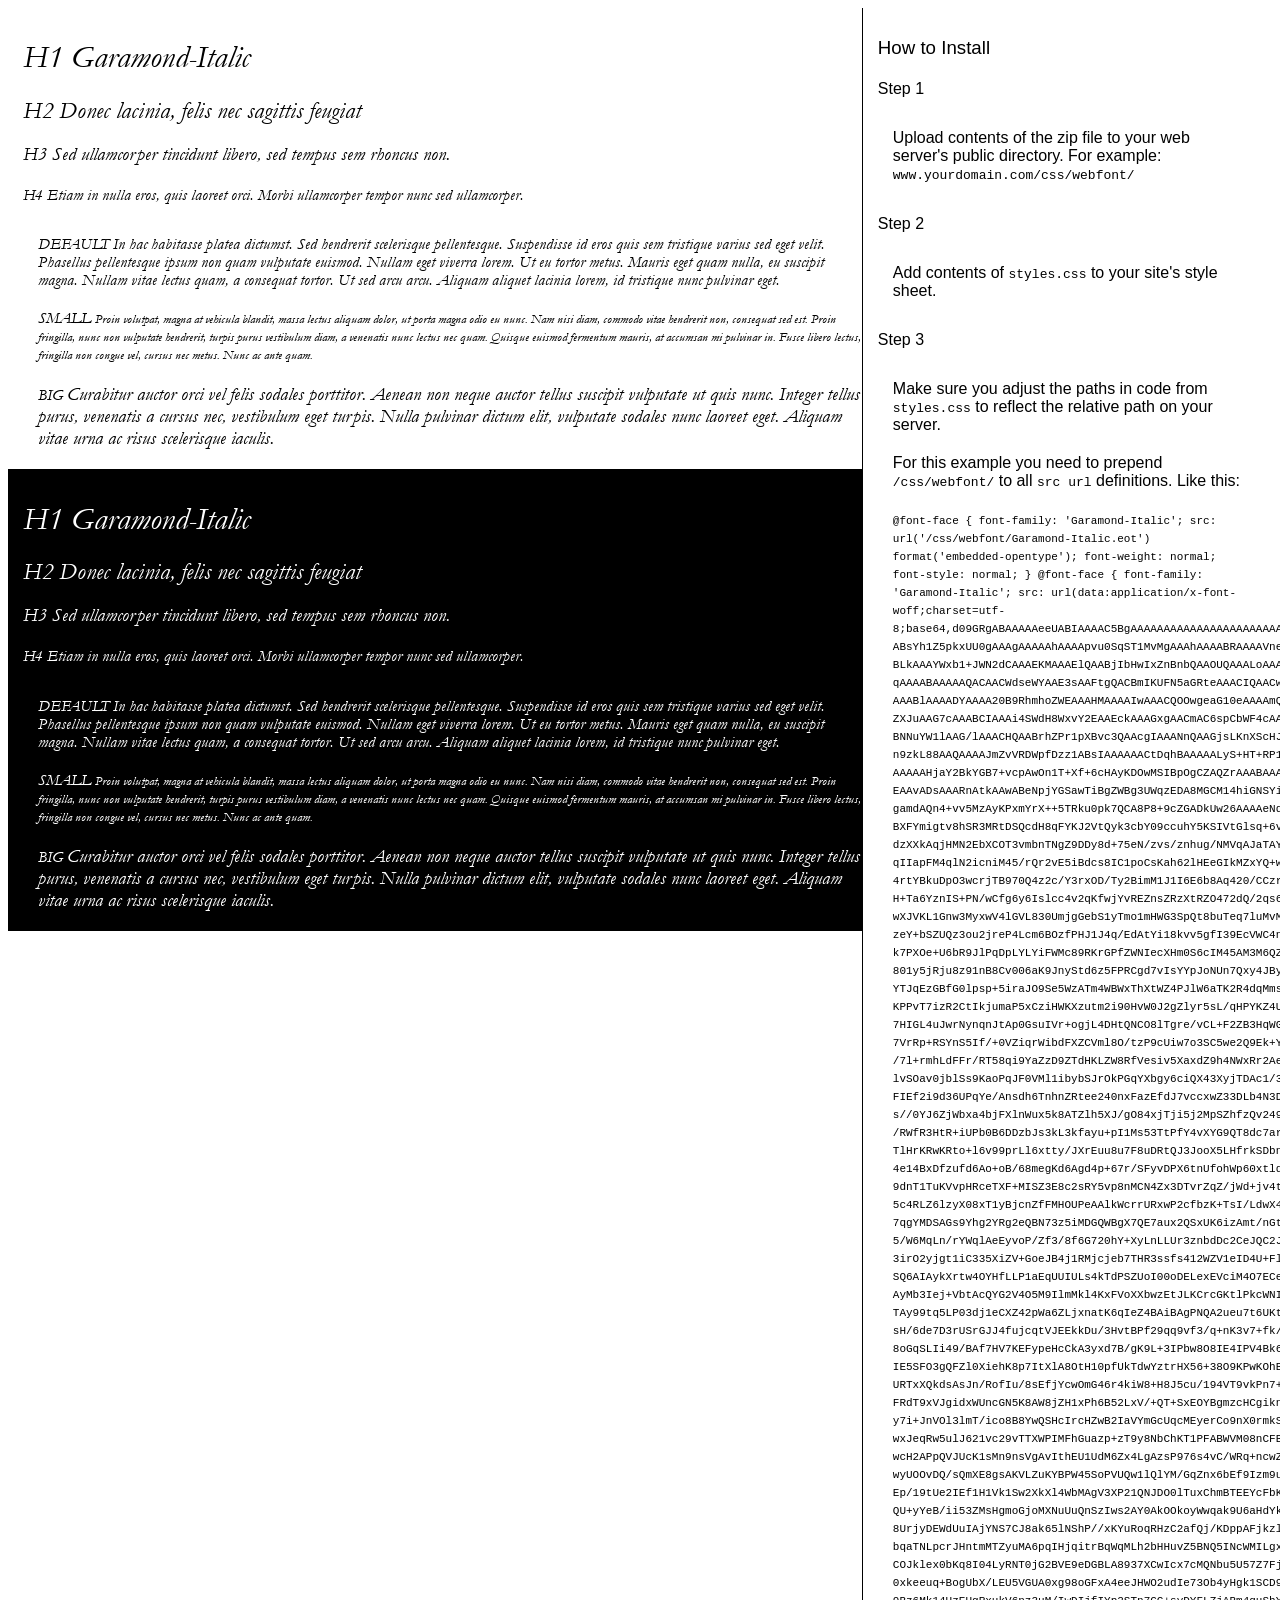
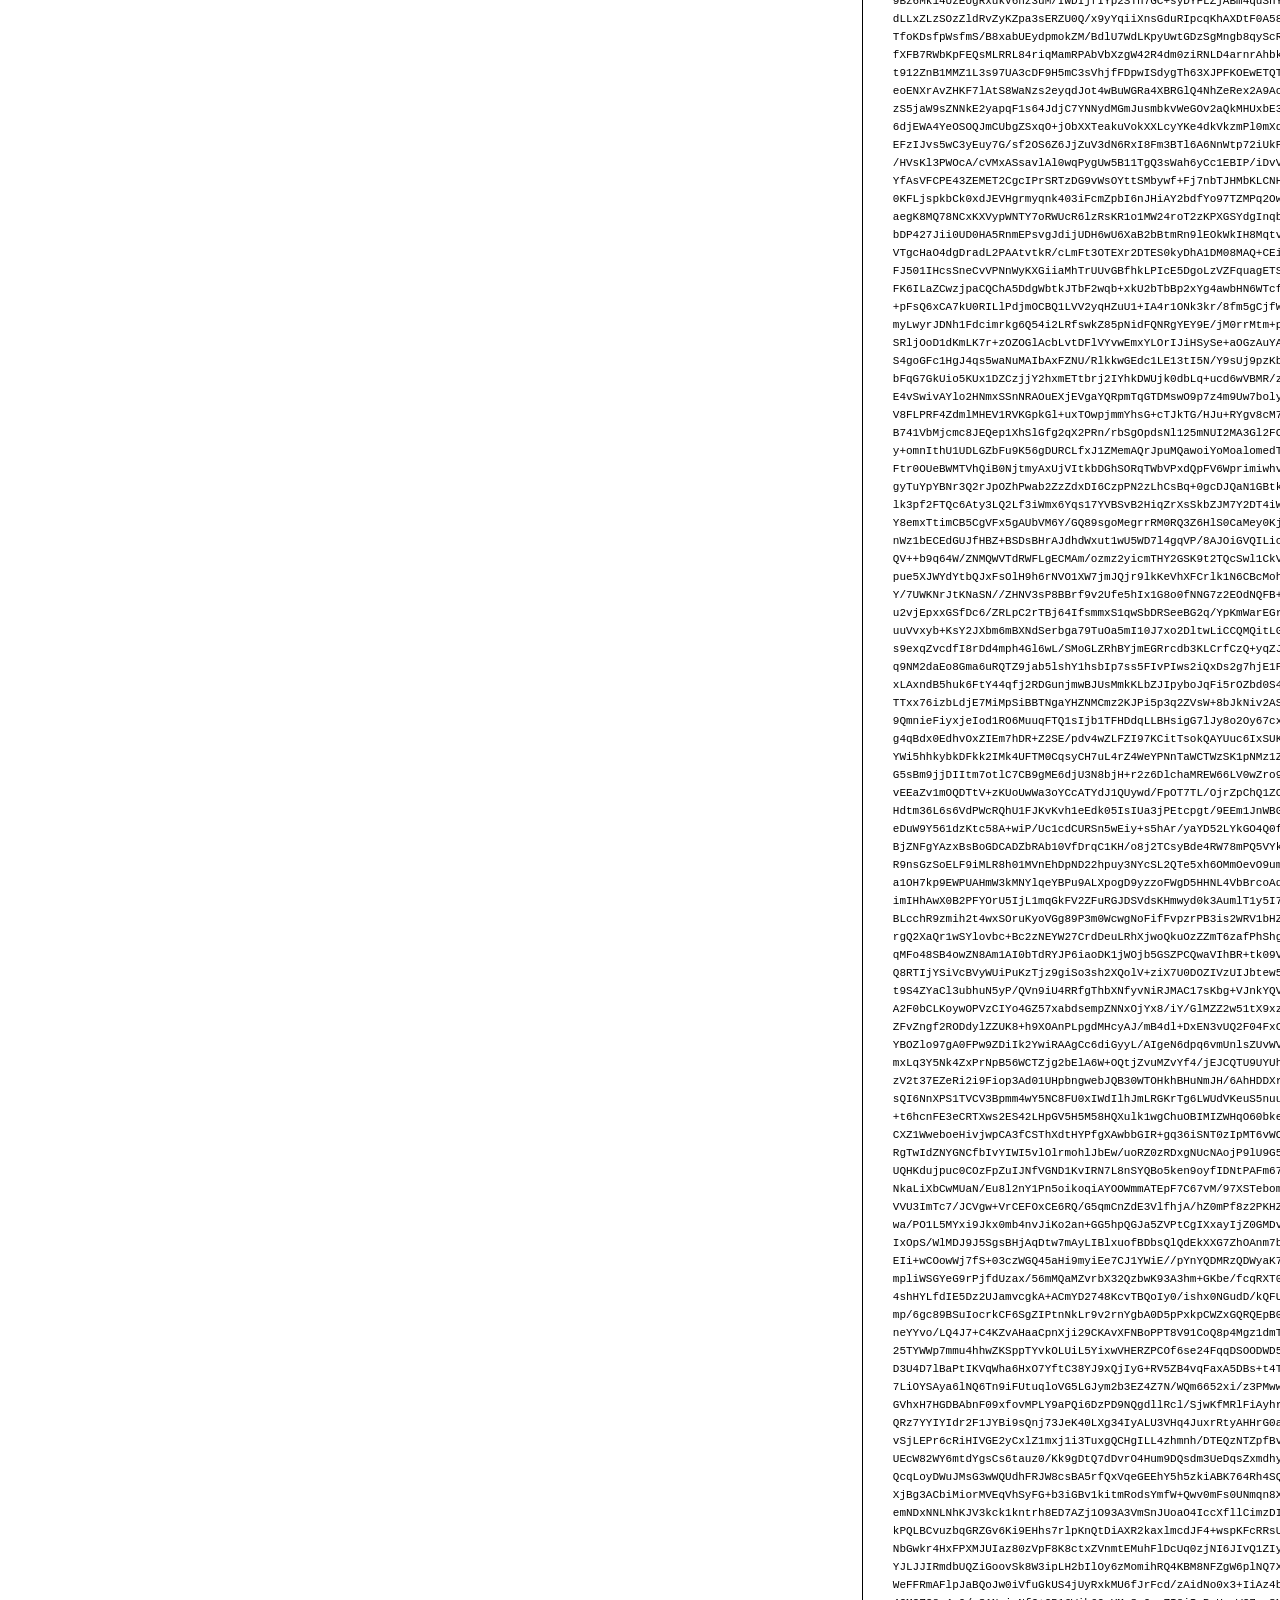
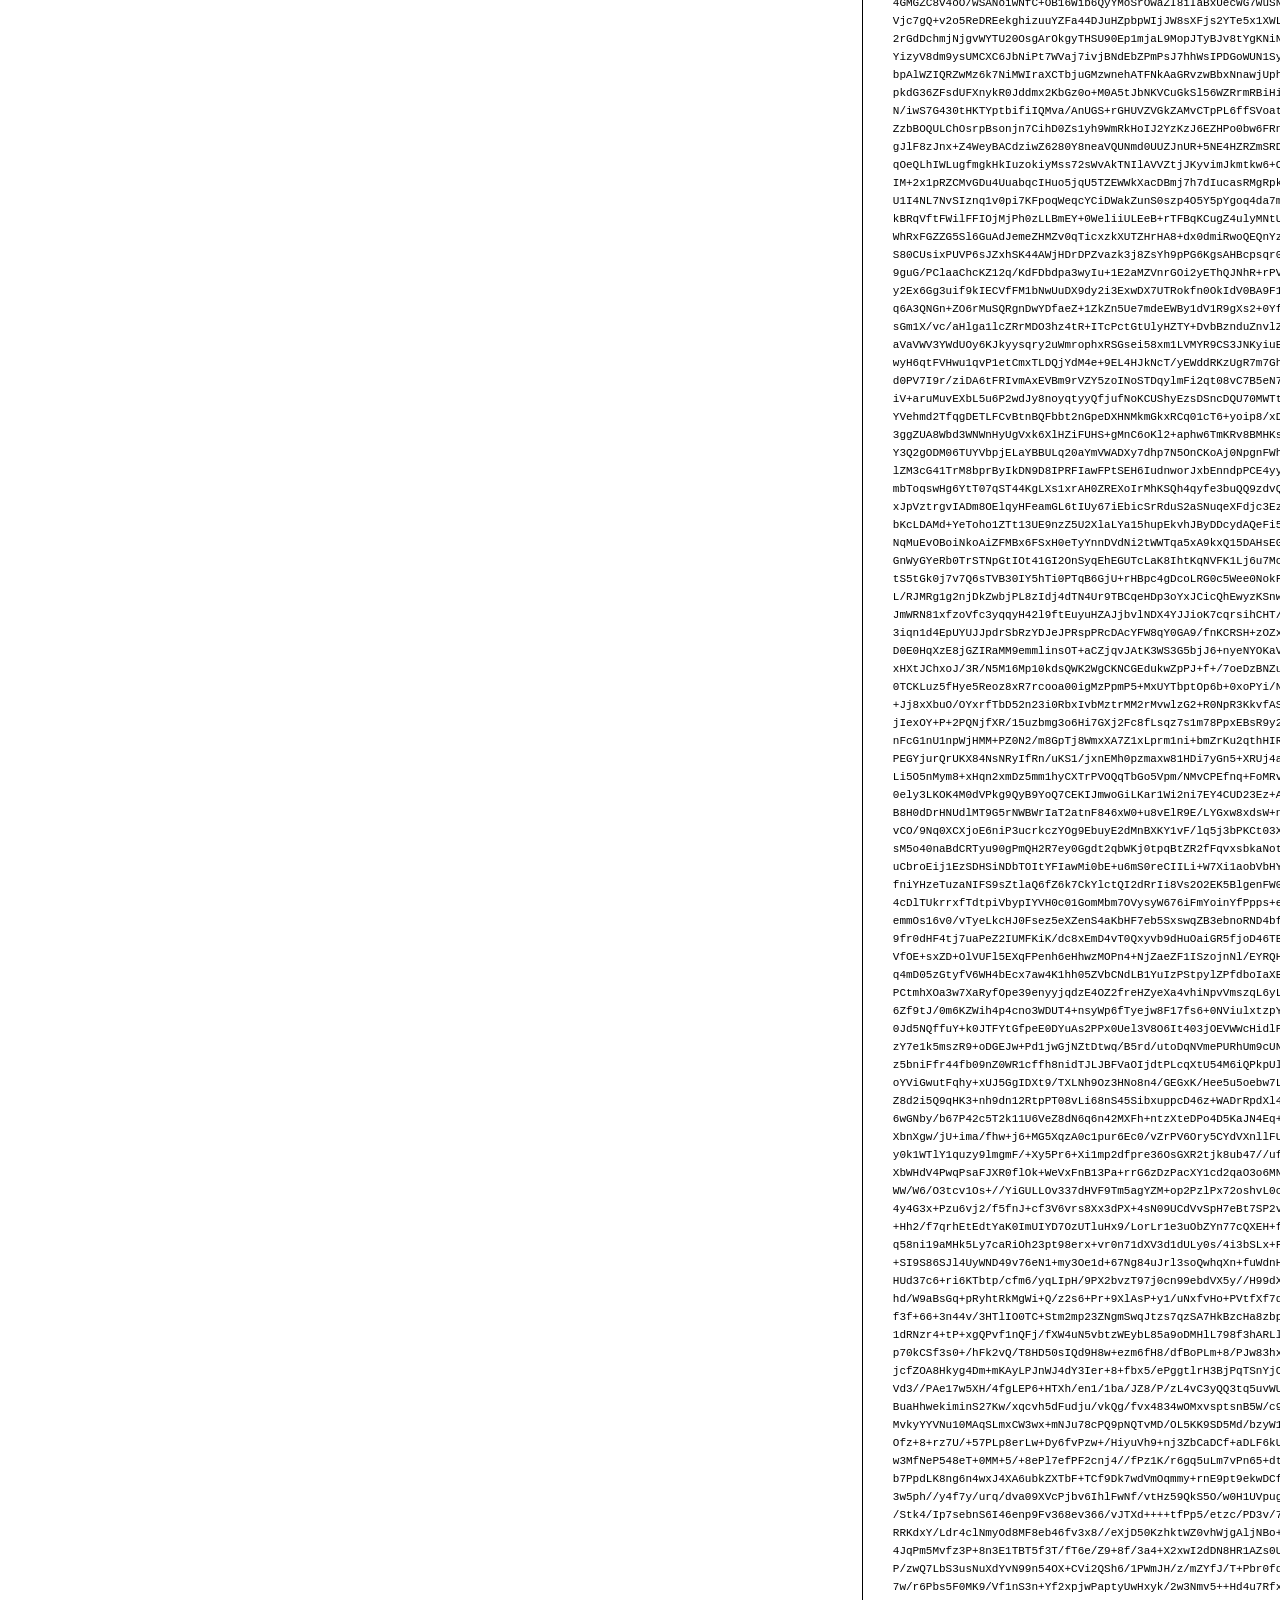
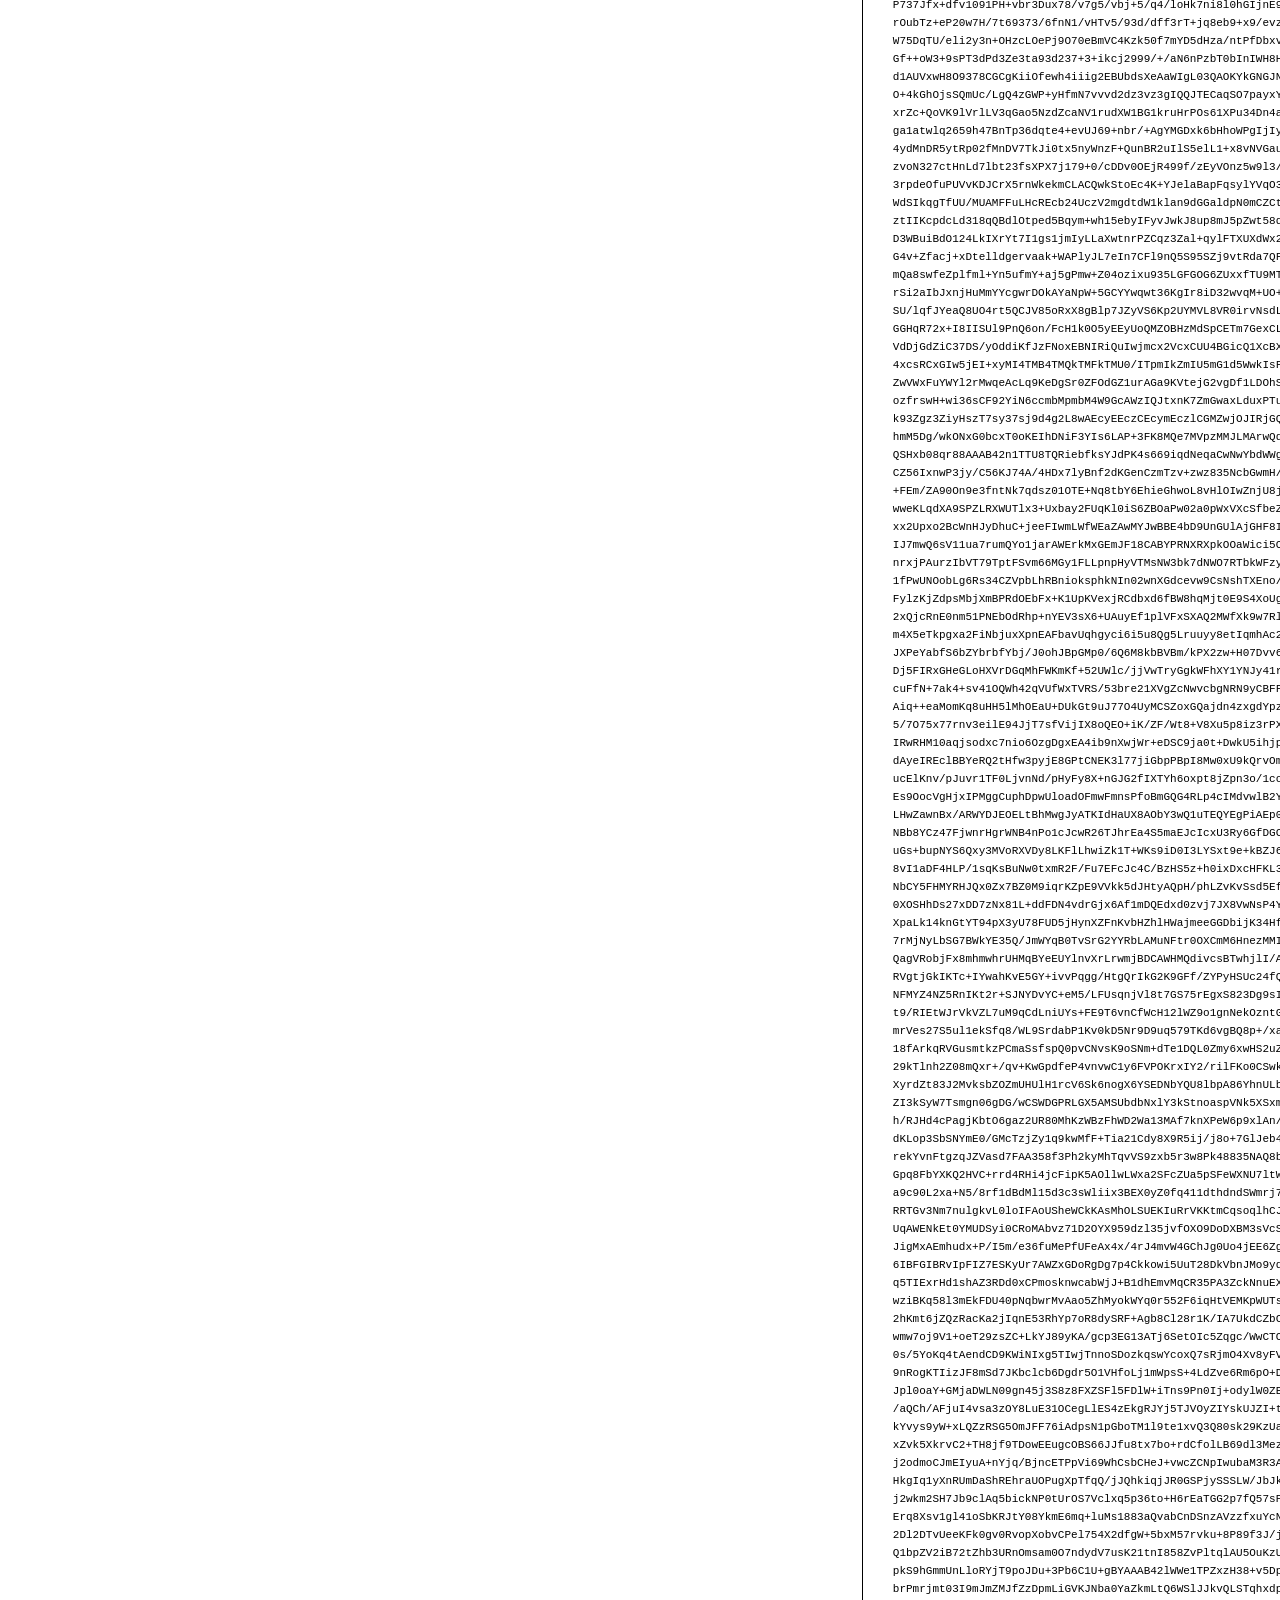
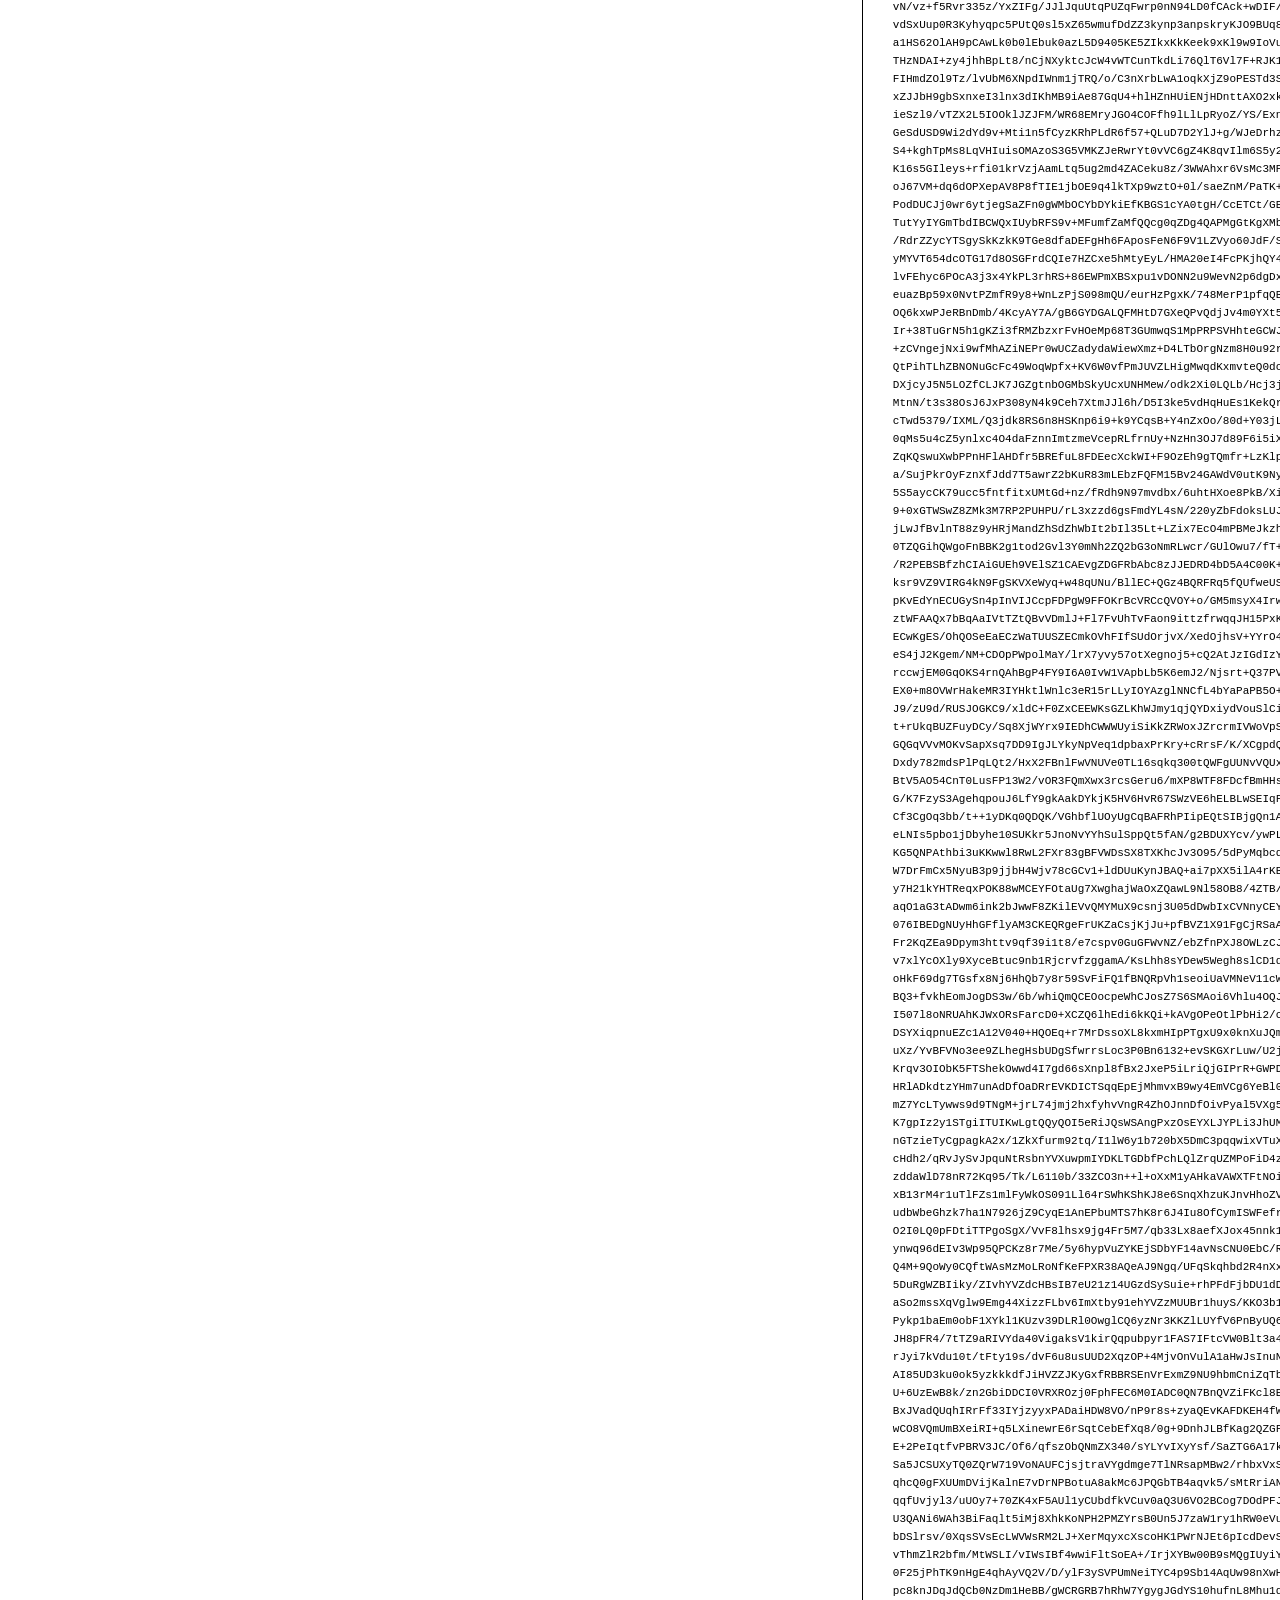
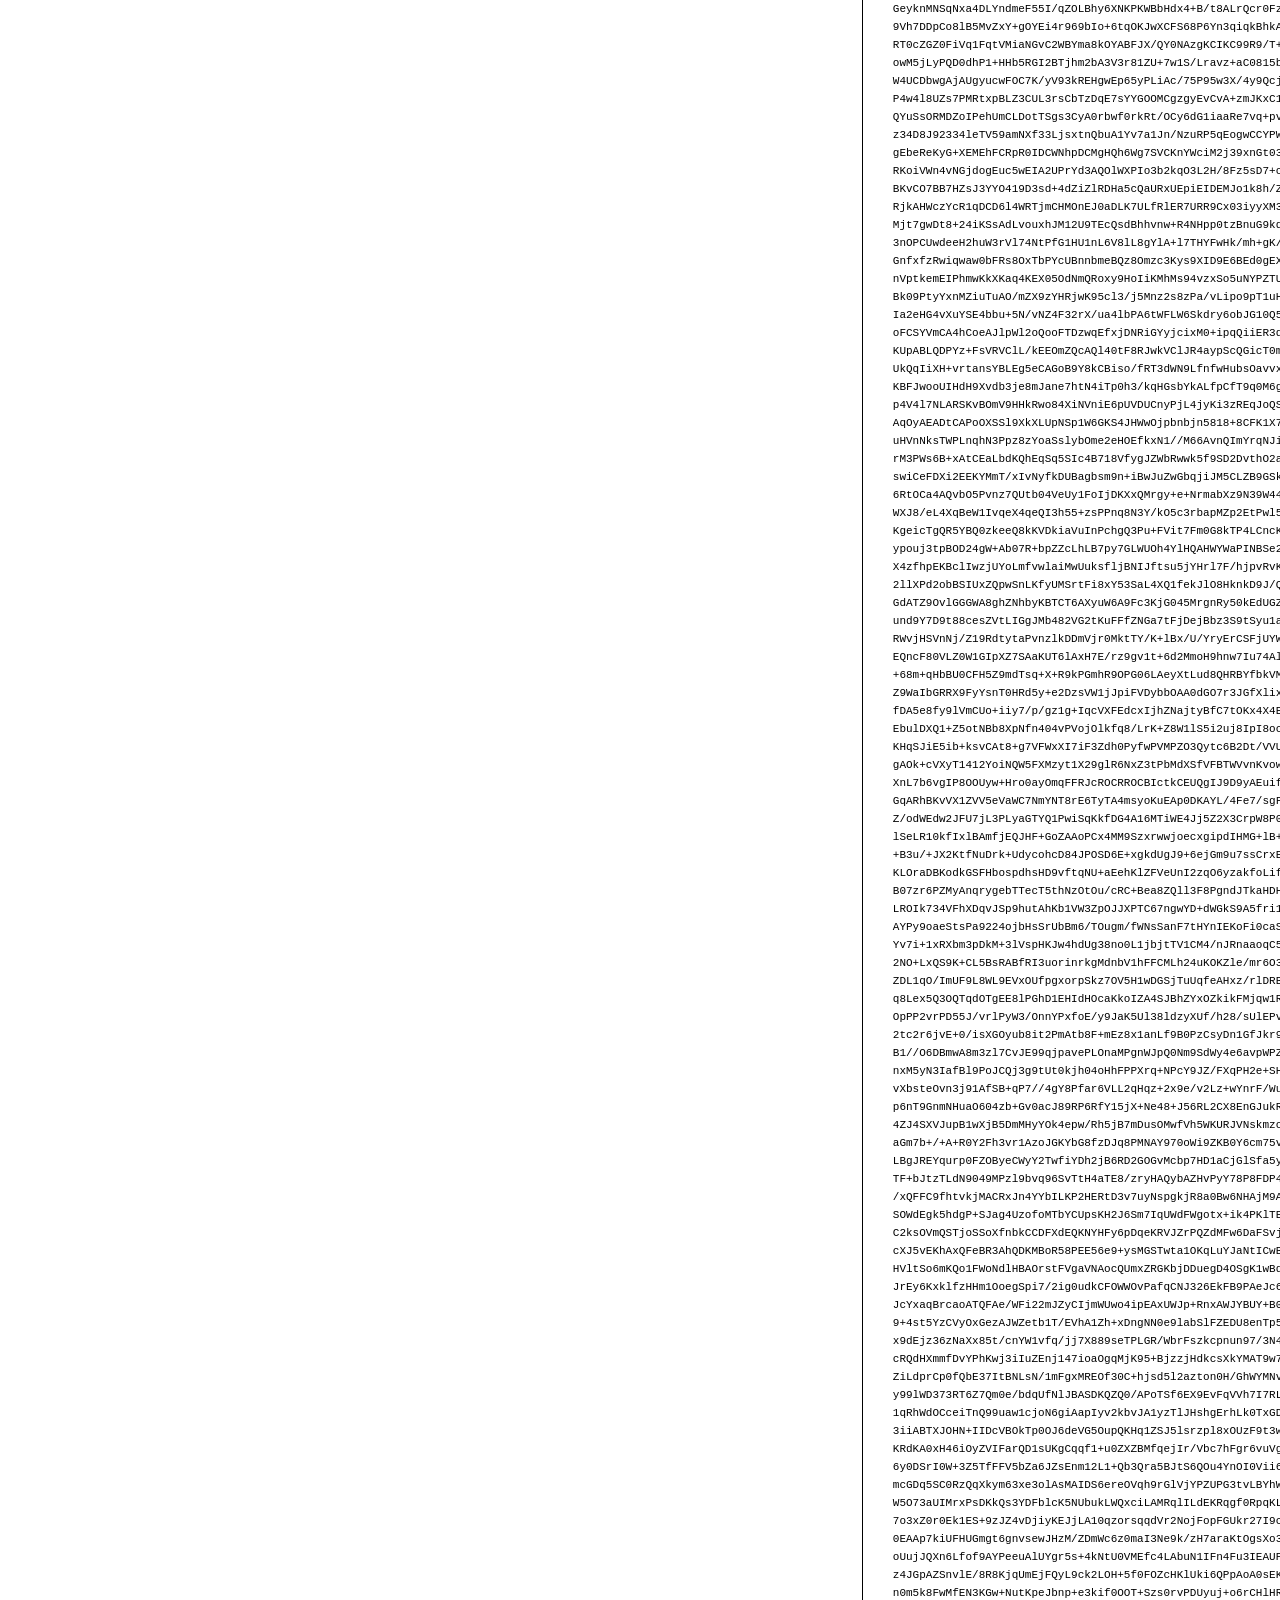
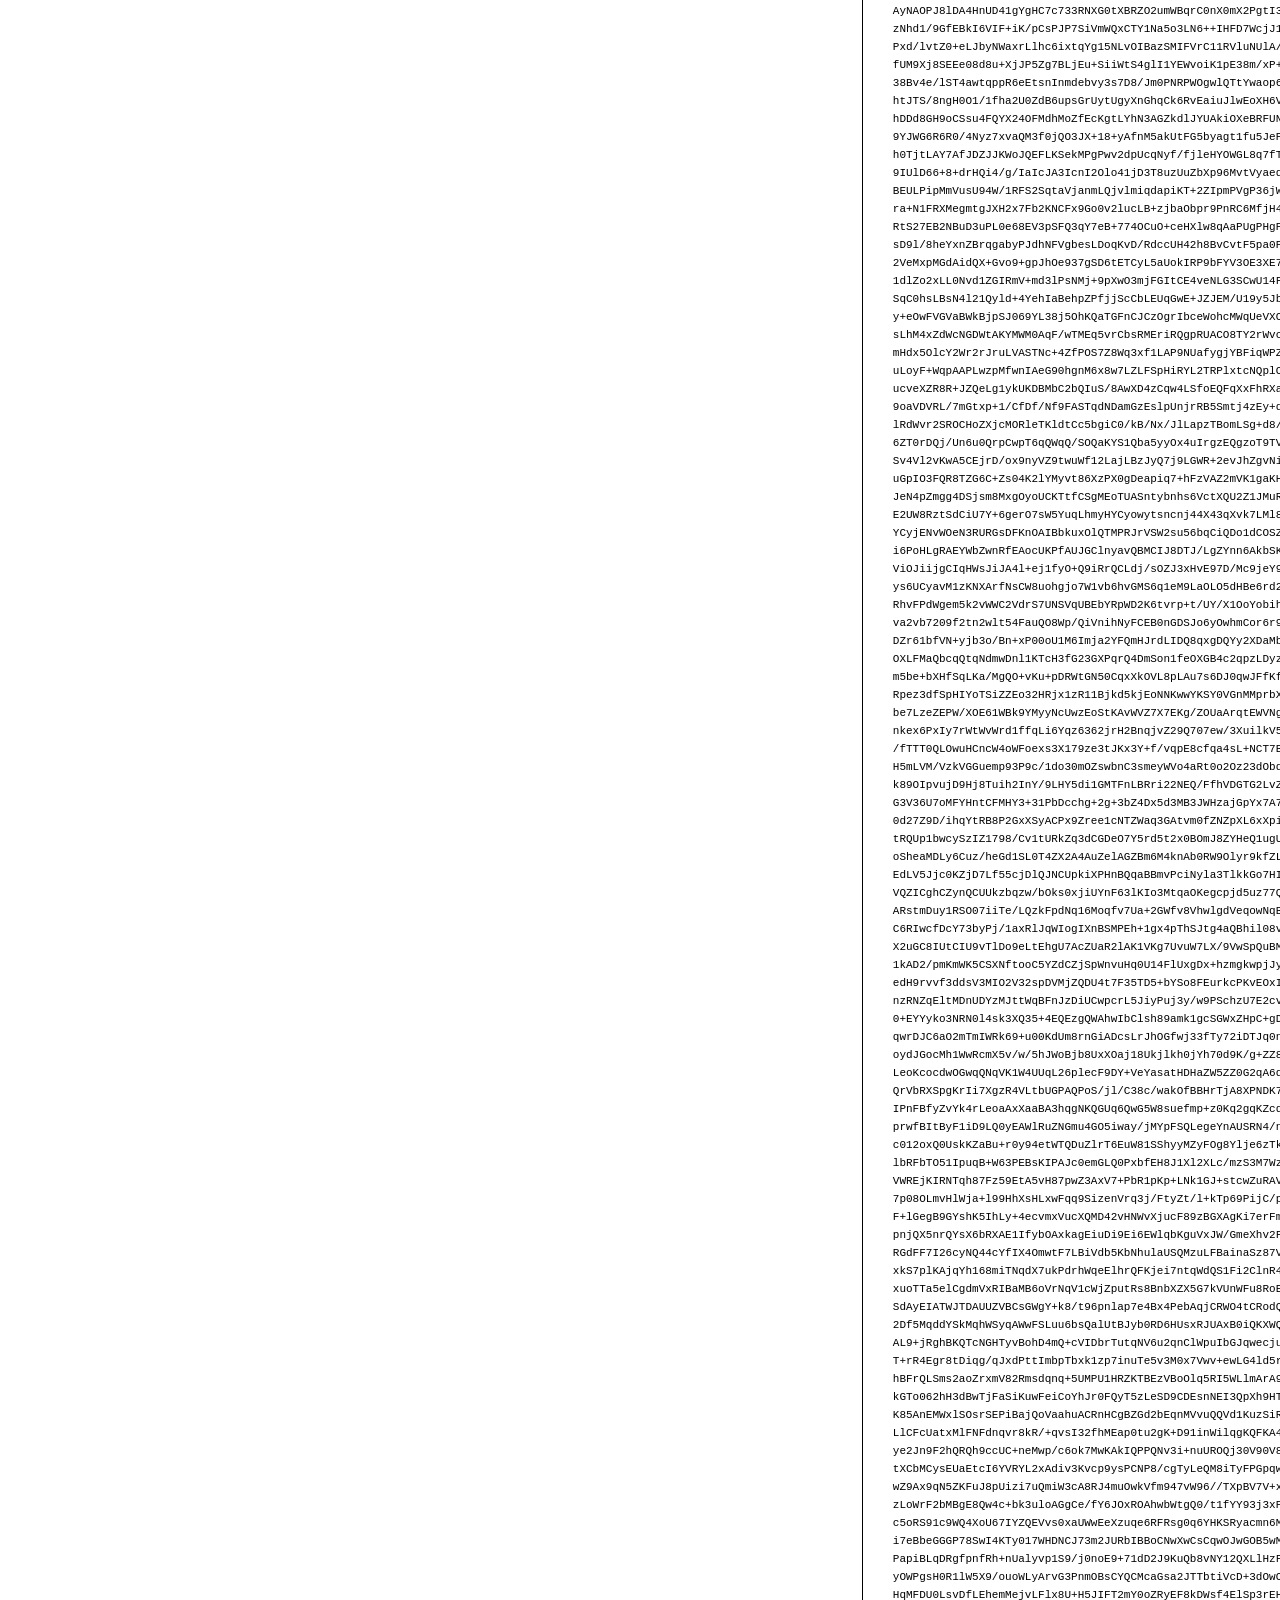
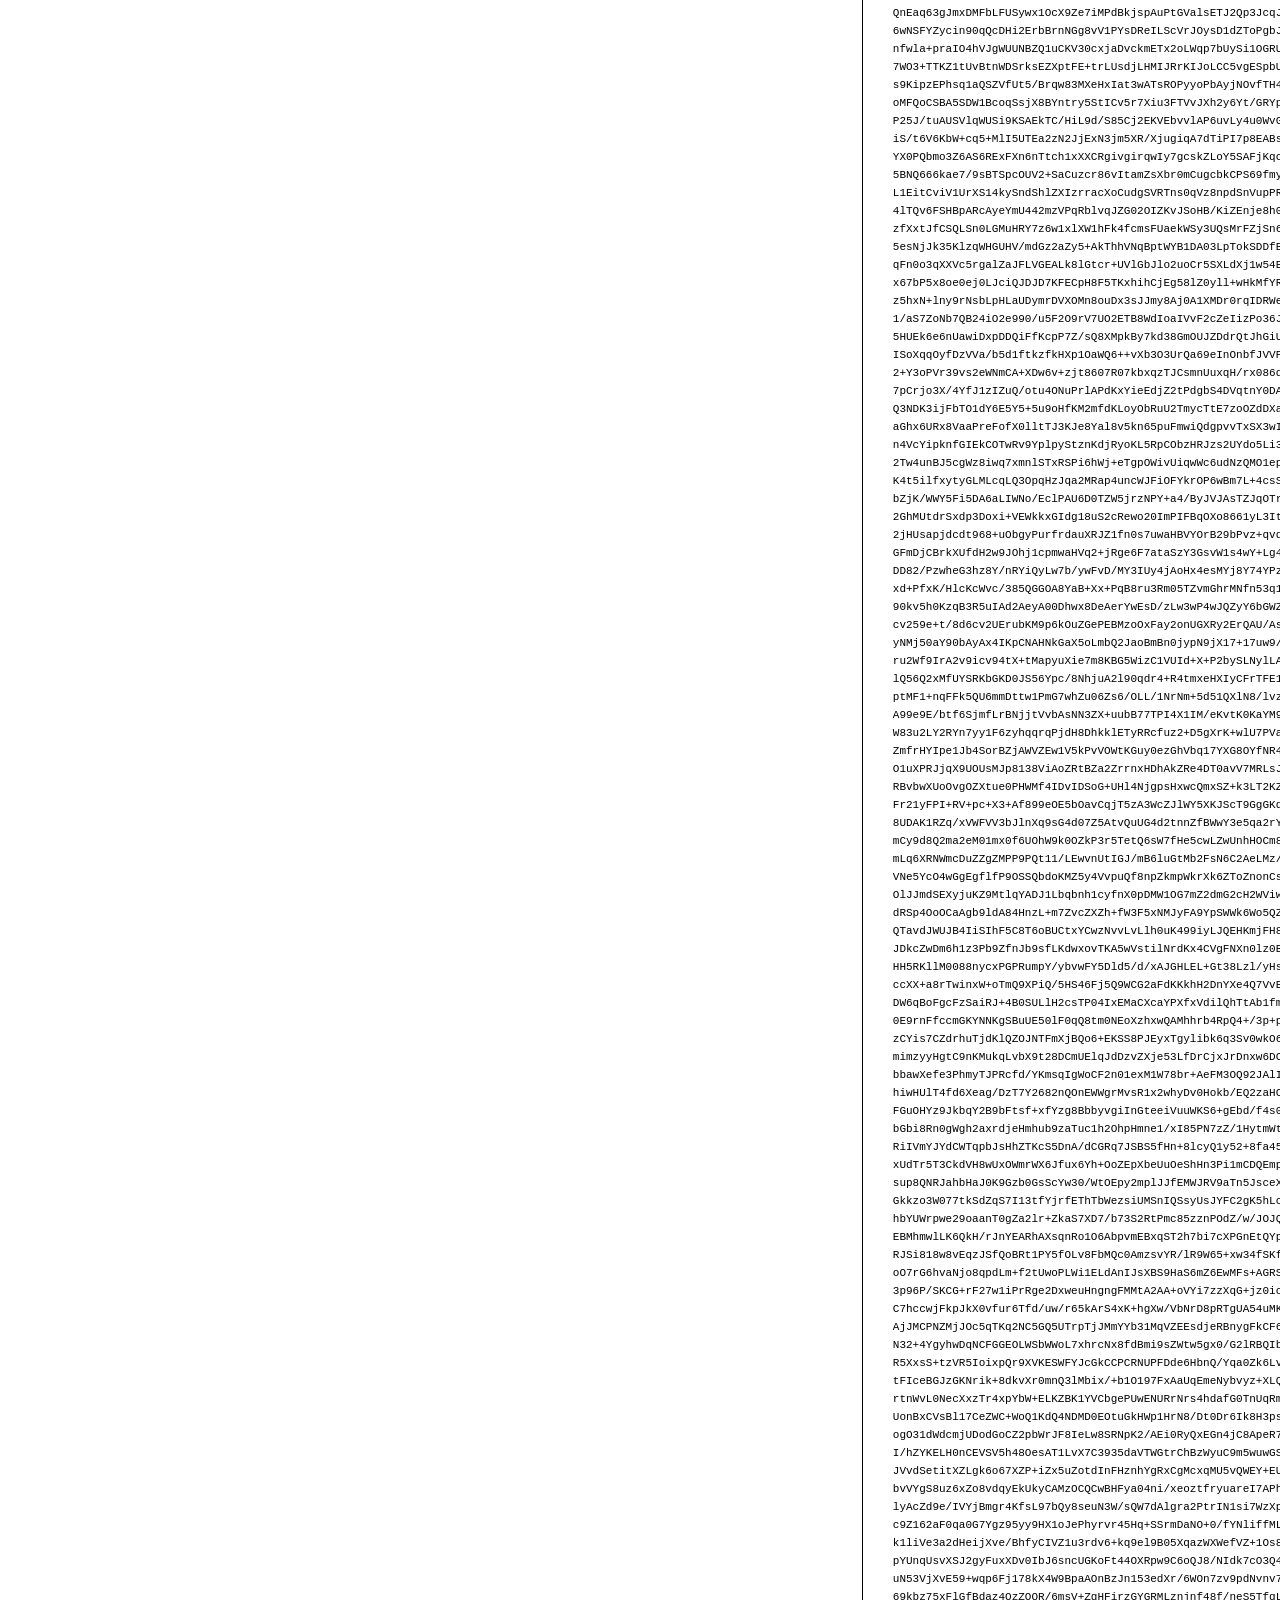
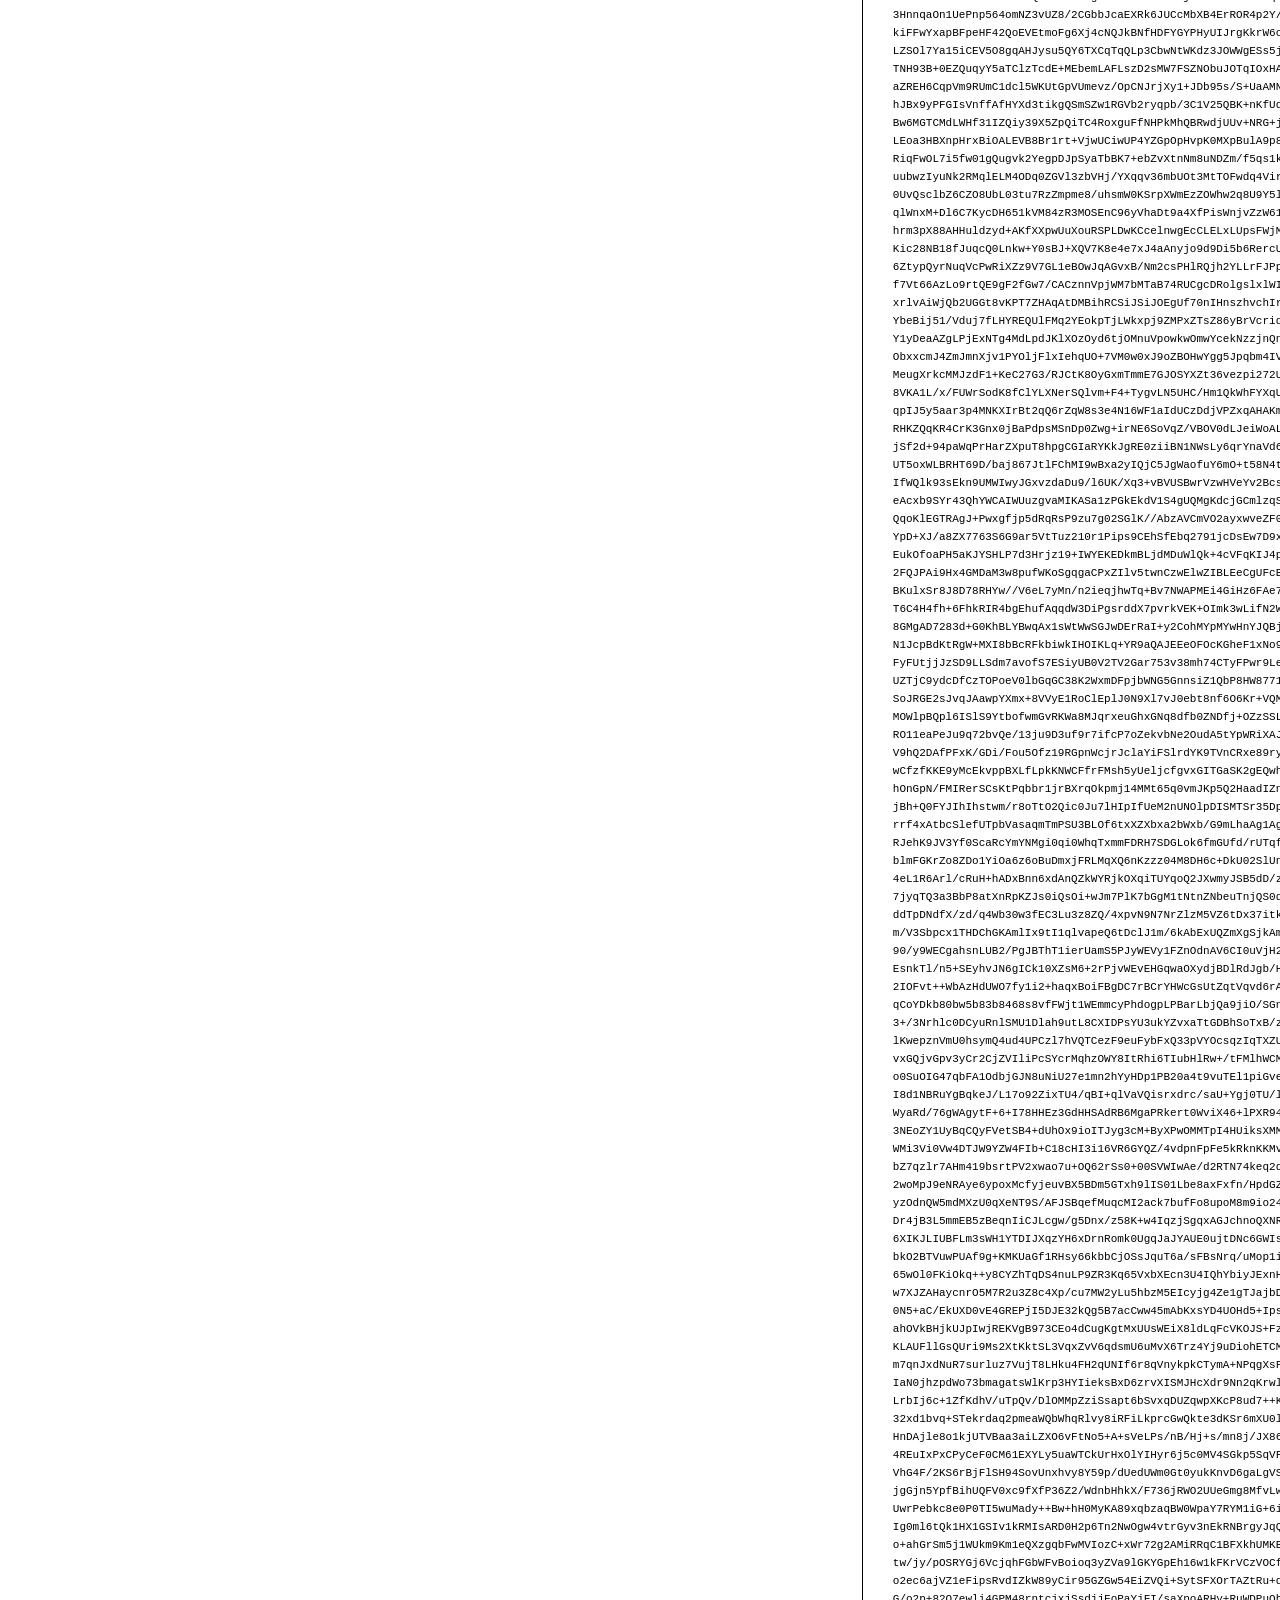
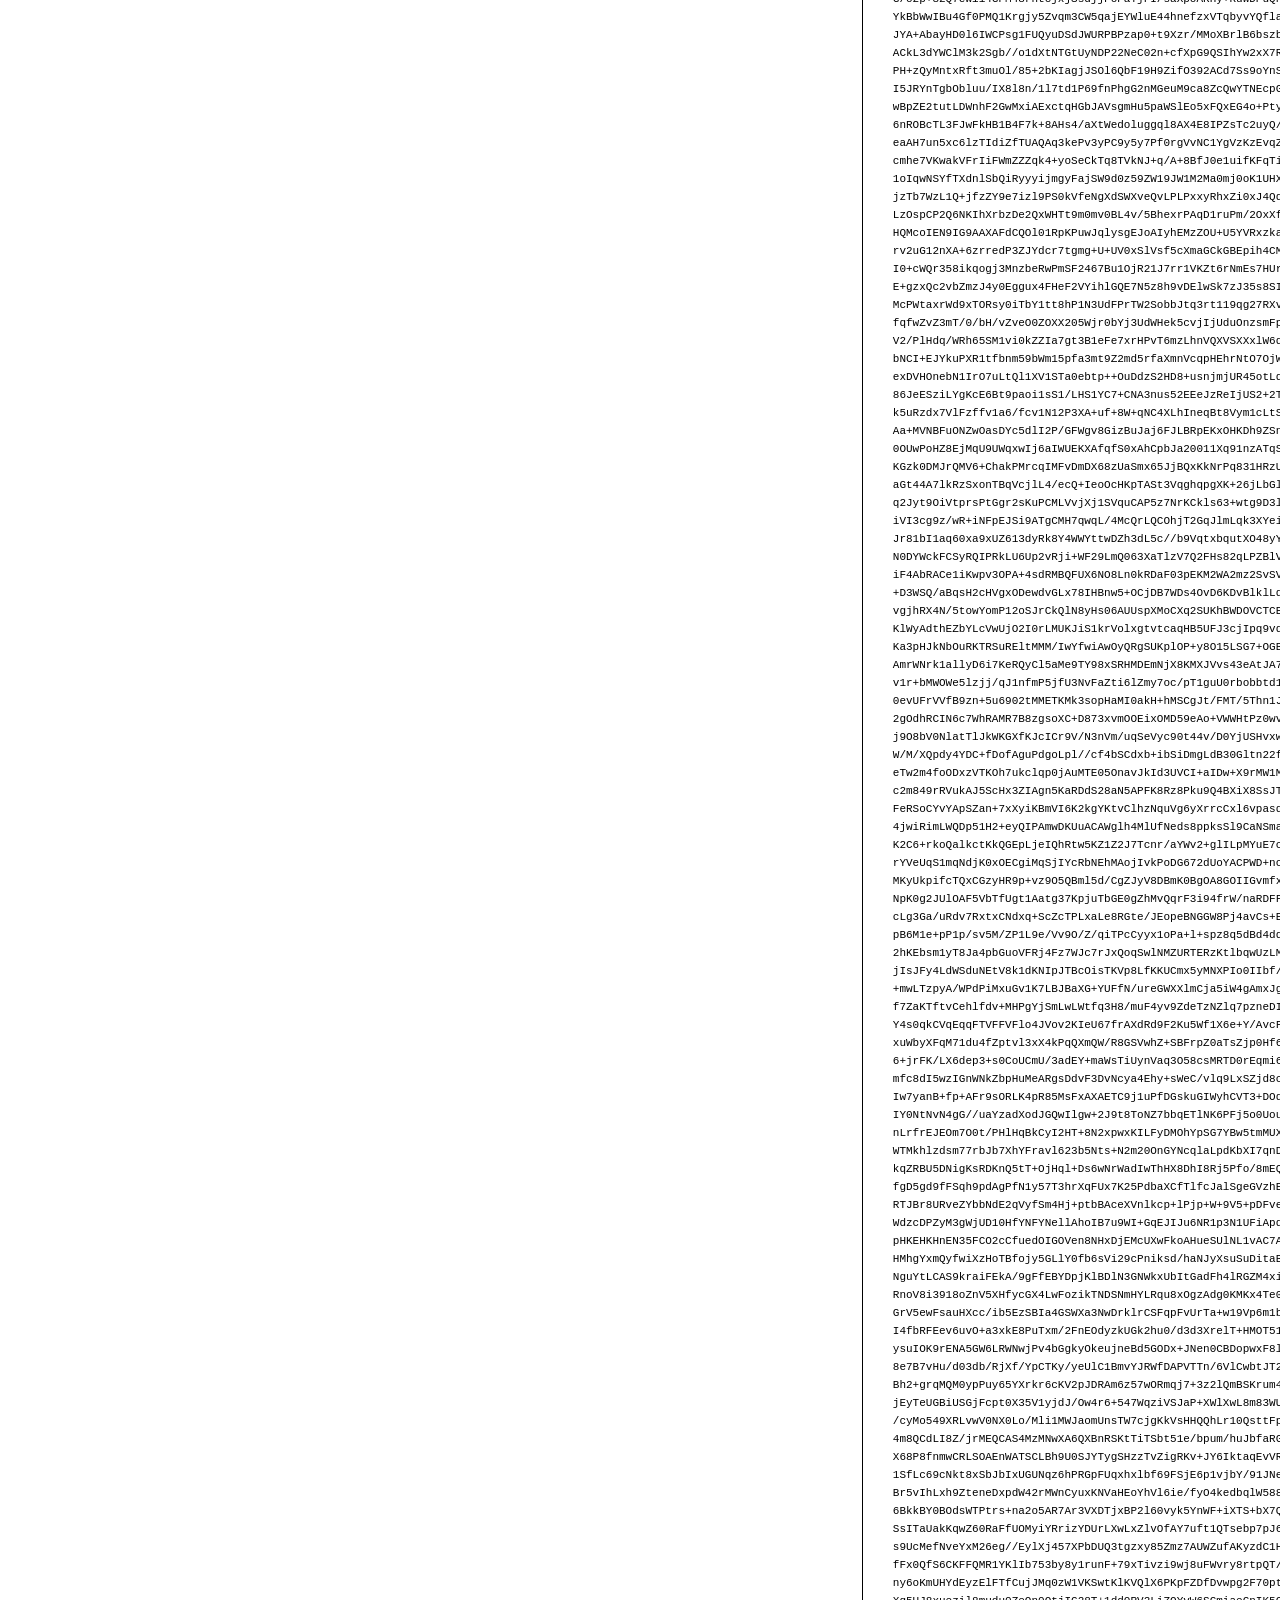
<file: assets/fonts/garamond/preview.html>
<!DOCTYPE html>
<html>
<head>
<title>
Garamond-Italic
 - Web font preview
</title>
<style type='text/css'>

@font-face {
  font-family: 'Garamond-Italic';
  src: url('Garamond-Italic.eot') format('embedded-opentype');
  font-weight: normal;
  font-style: normal;
}

@font-face {
  font-family: 'Garamond-Italic';
  src:  url([data-uri]) format('woff'), url('Garamond-Italic.ttf')  format('truetype'), url('Garamond-Italic.svg#Garamond-Italic') format('svg');
  font-weight: normal;
  font-style: normal;
}



body { font-family: 'Garamond-Italic' !important; }
h1, h2, h3, h4 { font-weight: normal; }
.reg { color:black; background:white; }
.inverse { color:white; background:black; }
div { padding: 10px 15px; }
.right { background:white; width:30%; float: right; font-family: sans-serif; border: 1px solid black; border-width: 0 0 1px 1px;}
</style>
</head>
<body>
<div class='right'>
<h3>How to Install</h3>
<h4>Step 1</h4>
<div>
Upload contents of the zip file to your web server's public directory. For example:
<code>www.yourdomain.com/css/webfont/</code>
</div>
<h4>Step 2</h4>
<div>
Add contents of
<code>styles.css</code>
to your site's style sheet.
</div>
<h4>Step 3</h4>
<div>
Make sure you adjust the paths in code from
<code>styles.css</code>
to reflect the relative path on your server.
</div>
<div>
For this example you need to prepend
<code>/css/webfont/</code>
to all
<code>src url</code>
definitions. Like this:
</div>
<div>
<code style='font-size:11px;'>@font-face {
  font-family: 'Garamond-Italic';
  src: url('/css/webfont/Garamond-Italic.eot') format('embedded-opentype');
  font-weight: normal;
  font-style: normal;
}

@font-face {
  font-family: 'Garamond-Italic';
  src:  url([data-uri]) format('woff'), url('/css/webfont/Garamond-Italic.ttf')  format('truetype'), url('/css/webfont/Garamond-Italic.svg#Garamond-Italic') format('svg');
  font-weight: normal;
  font-style: normal;
}</code>
</div>
</div>
<div class='reg'>
<h1>
H1
Garamond-Italic
</h1>
<h2>
H2
Donec lacinia, felis nec sagittis feugiat
</h2>
<h3>
H3
Sed ullamcorper tincidunt libero, sed tempus sem rhoncus non.
</h3>
<h4>
H4
Etiam in nulla eros, quis laoreet orci. Morbi ullamcorper tempor nunc sed ullamcorper.
</h4>
<div>
DEFAULT
In hac habitasse platea dictumst. Sed hendrerit scelerisque pellentesque. Suspendisse id eros quis sem tristique varius sed eget velit. Phasellus pellentesque ipsum non quam vulputate euismod. Nullam eget viverra lorem. Ut eu tortor metus. Mauris eget quam nulla, eu suscipit magna. Nullam vitae lectus quam, a consequat tortor. Ut sed arcu arcu. Aliquam aliquet lacinia lorem, id tristique nunc pulvinar eget.
</div>
<div>
SMALL
<small>
Proin volutpat, magna at vehicula blandit, massa lectus aliquam dolor, ut porta magna odio eu nunc. Nam nisi diam, commodo vitae hendrerit non, consequat sed est. Proin fringilla, nunc non vulputate hendrerit, turpis purus vestibulum diam, a venenatis nunc lectus nec quam. Quisque euismod fermentum mauris, at accumsan mi pulvinar in. Fusce libero lectus, fringilla non congue vel, cursus nec metus. Nunc ac ante quam.
</small>
</div>
<div>
BIG
<big>
Curabitur auctor orci vel felis sodales porttitor. Aenean non neque auctor tellus suscipit vulputate ut quis nunc. Integer tellus purus, venenatis a cursus nec, vestibulum eget turpis. Nulla pulvinar dictum elit, vulputate sodales nunc laoreet eget. Aliquam vitae urna ac risus scelerisque iaculis.
</big>
</div>

</div>
<div class='inverse'>
<h1>
H1
Garamond-Italic
</h1>
<h2>
H2
Donec lacinia, felis nec sagittis feugiat
</h2>
<h3>
H3
Sed ullamcorper tincidunt libero, sed tempus sem rhoncus non.
</h3>
<h4>
H4
Etiam in nulla eros, quis laoreet orci. Morbi ullamcorper tempor nunc sed ullamcorper.
</h4>
<div>
DEFAULT
In hac habitasse platea dictumst. Sed hendrerit scelerisque pellentesque. Suspendisse id eros quis sem tristique varius sed eget velit. Phasellus pellentesque ipsum non quam vulputate euismod. Nullam eget viverra lorem. Ut eu tortor metus. Mauris eget quam nulla, eu suscipit magna. Nullam vitae lectus quam, a consequat tortor. Ut sed arcu arcu. Aliquam aliquet lacinia lorem, id tristique nunc pulvinar eget.
</div>
<div>
SMALL
<small>
Proin volutpat, magna at vehicula blandit, massa lectus aliquam dolor, ut porta magna odio eu nunc. Nam nisi diam, commodo vitae hendrerit non, consequat sed est. Proin fringilla, nunc non vulputate hendrerit, turpis purus vestibulum diam, a venenatis nunc lectus nec quam. Quisque euismod fermentum mauris, at accumsan mi pulvinar in. Fusce libero lectus, fringilla non congue vel, cursus nec metus. Nunc ac ante quam.
</small>
</div>
<div>
BIG
<big>
Curabitur auctor orci vel felis sodales porttitor. Aenean non neque auctor tellus suscipit vulputate ut quis nunc. Integer tellus purus, venenatis a cursus nec, vestibulum eget turpis. Nulla pulvinar dictum elit, vulputate sodales nunc laoreet eget. Aliquam vitae urna ac risus scelerisque iaculis.
</big>
</div>

</div>
</body>
</html>
</file>
<file: assets/stylesheets/main.css>
@font-face {
  font-family: 'Circe-Light';
  src: url("../fonts/circe/Circe-Light.eot") format("embedded-opentype");
  src: url("../fonts/circe/Circe-Light.eot");
  src: url("../fonts/circe/Circe-Light.eot") format("embedded-opentype"), url("../fonts/circe/Circe-Light.woff") format("woff"), url("../fonts/circe/Circe-Light.ttf") format("truetype"), url("../fonts/circe/Circe-Light.svg") format("svg");
  font-weight: normal;
  font-style: normal; }
@font-face {
  font-family: 'Circe-Regular';
  src: url("../fonts/circe/Circe-Regular.eot") format("embedded-opentype");
  src: url("../fonts/circe/Circe-Regular.eot");
  src: url("../fonts/circe/Circe-Regular.eot") format("embedded-opentype"), url("../fonts/circe/Circe-Regular.woff") format("woff"), url("../fonts/circe/Circe-Regular.ttf") format("truetype"), url("../fonts/circe/Circe-Regular.svg") format("svg");
  font-weight: normal;
  font-style: normal; }
@font-face {
  font-family: 'Circe-Bold';
  src: url("../fonts/circe/Circe-Bold.eot") format("embedded-opentype");
  src: url("../fonts/circe/Circe-Bold.eot");
  src: url("../fonts/circe/Circe-Bold.eot") format("embedded-opentype"), url("../fonts/circe/Circe-Bold.woff") format("woff"), url("../fonts/circe/Circe-Bold.ttf") format("truetype"), url("../fonts/circe/Circe-Bold.svg") format("svg");
  font-weight: normal;
  font-style: normal; }
@font-face {
  font-family: 'didonaregular';
  src: url("../fonts/didona/didona_allfont.ru-webfont.eot");
  src: url("../fonts/didona/didona_allfont.ru-webfont.eot?#iefix") format("embedded-opentype"), url("../fonts/didona/didona_allfont.ru-webfont.woff2") format("woff2"), url("../fonts/didona/didona_allfont.ru-webfont.woff") format("woff"), url("../fonts/didona/didona_allfont.ru-webfont.ttf") format("truetype"), url("../fonts/didona/didona_allfont.ru-webfont.svg#didonaregular") format("svg");
  font-weight: normal;
  font-style: normal; }
@font-face {
  font-family: 'didona';
  src: url("../fonts/didona/didona_allfont.ru-webfont.eot");
  src: url("../fonts/didona/didona_allfont.ru-webfont.eot?#iefix") format("embedded-opentype"), url("../fonts/didona/didona_allfont.ru-webfont.woff2") format("woff2"), url("../fonts/didona/didona_allfont.ru-webfont.woff") format("woff"), url("../fonts/didona/didona_[allfont.ru].ttf") format("truetype"), url("../fonts/didona/didona_allfont.ru-webfont.svg#didonaregular") format("svg");
  font-weight: normal;
  font-style: normal; }
@font-face {
  font-family: 'Garamond';
  src: url("../fonts/garamond/Garamond.eot") format("embedded-opentype");
  src: url("../fonts/garamond/Garamond.eot");
  src: url("../fonts/garamond/Garamond.eot") format("embedded-opentype"), url("../fonts/garamond/Garamond.woff") format("woff"), url("../fonts/garamond/Garamond.ttf") format("truetype"), url("../fonts/garamond/Garamond.svg") format("svg");
  font-weight: normal;
  font-style: normal; }
@font-face {
  font-family: 'Garamond-Italic';
  src: url("../fonts/garamond/Garamond-Italic.eot") format("embedded-opentype");
  src: url("../fonts/garamond/Garamond-Italic.eot");
  src: url("../fonts/garamond/Garamond-Italic.eot") format("embedded-opentype"), url("../fonts/garamond/Garamond-Italic.woff") format("woff"), url("../fonts/garamond/Garamond-Italic.svg") format("svg");
  font-weight: normal;
  font-style: normal; }
input:-webkit-autofill,
input:-webkit-autofill:hover,
input:-webkit-autofill:focus,
input:-webkit-autofill:active,
textarea:-webkit-autofill,
textarea:-webkit-autofill:hover,
textarea:-webkit-autofill:focus,
textarea:-webkit-autofill:active {
  border: 0;
  outline: 0;
  outline-width: 0;
  -webkit-box-shadow: 0 0 0 1000px #fff inset;
  color: #444 !important;
  -webkit-text-fill-color: #444 !important; }

button {
  border: 0;
  outline: 0;
  -webkit-tap-highlight-color: transparent;
  outline-width: 0;
  background: 0; }

input:focus {
  outline-width: 0; }

input {
  outline: 0;
  outline-width: 0;
  -webkit-tap-highlight-color: transparent; }

.clearfix:after {
  display: table;
  content: '';
  clear: both; }

.partners .partners-list li:before {
  position: absolute;
  top: 0;
  left: 0;
  right: 0;
  bottom: 0;
  content: ""; }

* {
  margin: 0;
  padding: 0; }

body {
  width: 100%;
  min-width: 1280px;
  font-family: "Circe-Regular", sans-serif;
  font-size: 18px;
  text-align: center;
  color: #fff;
  overflow-x: hidden; }

.slider-section {
  position: relative; }

.block-wrapper {
  margin: 0 auto;
  position: relative; }

.big-header {
  font-family: "didona", "didonaregular", sans-serif;
  font-size: 75px;
  color: #000;
  position: relative; }
  .big-header .letter {
    position: relative;
    display: inline !important;
    padding-left: 0 !important; }
    .big-header .letter:before {
      position: absolute;
      top: -45px;
      content: "..";
      left: 2px; }

.about-me {
  height: 1075px;
  padding-top: 88px;
  -webkit-box-sizing: border-box;
  -moz-box-sizing: border-box;
  box-sizing: border-box;
  /*.number {
    font: {
      family: "Didona", sans-serif;
      size: 45px;
    }
    color: #000;
    text-transform: uppercase;
    position: absolute;
    top: -10px;
    left: 0;
    .slash  {
      position: absolute;
      top: 5px;
      left: 10px;
    }
    &.three {
      @include size($number-w,$number-h);
      background: url("../images/sprite/img3.png") 0 0 no-repeat;
    }
  }*/
  background: url("../images/bg.png") center 0 no-repeat #444444; }
  .about-me .block-wrapper {
    width: 1520px; }
  .about-me .header-container {
    height: 163px;
    -webkit-box-sizing: border-box;
    -moz-box-sizing: border-box;
    box-sizing: border-box;
    padding-top: 15px; }
  .about-me .advantages-table {
    float: right;
    height: 641px; }
    .about-me .advantages-table td {
      vertical-align: middle;
      padding-right: 80px; }
      .about-me .advantages-table td:last-child {
        padding-right: 0; }
  .about-me .advantages-list {
    list-style: none; }
    .about-me .advantages-list li {
      width: 320px;
      text-align: left;
      display: block;
      -webkit-box-sizing: border-box;
      -moz-box-sizing: border-box;
      box-sizing: border-box;
      position: relative;
      padding-left: 60px;
      margin-bottom: 57px; }
      .about-me .advantages-list li:last-child {
        margin-bottom: 0; }
      .about-me .advantages-list li:nth-child(4), .about-me .advantages-list li:nth-child(5) {
        display: none; }
  @media (max-width: 1700px) {
    .about-me .block-wrapper {
      width: 1240px; }
    .about-me .advantages-table {
      min-height: 641px; }
      .about-me .advantages-table td:last-child {
        display: none; }
    .about-me .advantages-list li:nth-child(4), .about-me .advantages-list li:nth-child(5) {
      display: block; } }
  .about-me .number {
    width: 45px;
    height: 41px;
    position: absolute;
    top: -10px;
    left: 0;
    background: url("../images/sprite/sprite.png") 0 0 no-repeat; }
    .about-me .number.one {
      width: 43px;
      height: 41px;
      background-position: 0 0; }
    .about-me .number.two {
      background-position: 0 -44px; }
    .about-me .number.three {
      background-position: 0 -89px; }
    .about-me .number.four {
      width: 46px;
      height: 41px;
      background-position: 0 -134px; }
    .about-me .number.five {
      background-position: 0 -179px; }
  .about-me .advantage-name {
    line-height: 1.2;
    font-family: 'Circe-Bold';
    font-size: 26px;
    color: #000; }
  .about-me .advantage-description {
    line-height: 1.2;
    font-family: 'Garamond-Italic';
    font-size: 22px;
    color: #000; }
  @media (max-width: 1528px) {
    .about-me {
      background-image: url("../images/small-bg.png"); }
      .about-me .advantages-table {
        margin-right: 50px; } }

section {
  overflow-x: hidden; }

.section-description .articles .offer {
  text-align: left;
  float: left;
  width: 330px; }
  .section-description .articles .offer.right {
    float: right; }
.section-description .articles .offer-name {
  margin-bottom: 41px;
  font-family: "Circe-Bold", sans-serif;
  font-size: 26px;
  color: #000; }
.section-description .articles .offer-list {
  list-style: none; }
  .section-description .articles .offer-list li {
    display: block;
    line-height: 1.2;
    font-family: "Garamond", sans-serif;
    font-size: 22px;
    color: #000;
    margin-bottom: 22px; }
    .section-description .articles .offer-list li span {
      font-family: "Garamond-Italic", sans-serif; }
    .section-description .articles .offer-list li:last-child {
      margin-bottom: 0; }

.btn {
  display: block;
  width: 240px;
  height: 60px;
  line-height: 62px;
  background: #000;
  position: relative;
  text-align: center;
  text-decoration: none;
  font-family: "Circe-Bold", sans-serif;
  font-size: 26px;
  color: #fff; }
  .btn:before {
    position: absolute;
    top: 0;
    left: 0;
    right: 0;
    bottom: 0;
    content: "";
    border: 1px solid #000002; }
  .btn:hover {
    color: #000;
    background: #fff; }
    .btn:hover:before {
      border: 3px solid #000002; }

.slider {
  position: relative;
  display: block;
  width: 1903px;
  max-width: 1903px !important;
  height: 1286px;
  margin: 0 auto;
  background: #444444; }
  .slider .slider-wrapper {
    position: relative;
    width: 1560px;
    margin: 0 auto; }
    @media (max-width: 1700px) {
      .slider .slider-wrapper {
        width: 1240px; } }
  .slider .item {
    -webkit-box-sizing: border-box;
    -moz-box-sizing: border-box;
    box-sizing: border-box;
    padding-top: 122px;
    position: absolute;
    top: 0;
    left: 0;
    width: 1903px;
    max-width: 1903px !important;
    height: 1286px;
    text-align: center; }
    .slider .item .slider-img-container {
      position: absolute;
      top: 0;
      left: 0;
      width: 100%;
      height: 1286px; }
    .slider .item .slider-img {
      display: block;
      margin: 0 auto;
      width: 1903px;
      height: 1286px;
      position: absolute;
      left: 50%;
      top: 50%;
      margin-top: -643px;
      margin-left: -951.5px; }
  .slider .contacts {
    margin-bottom: 327px; }
    .slider .contacts .logo {
      float: left;
      width: 454px;
      height: 44px;
      background: url("../images/logo.png") 0 0 no-repeat; }
    .slider .contacts .phone {
      position: relative;
      top: -5px;
      float: right;
      font-size: 40px; }
  .slider .text-block {
    text-align: left;
    display: block;
    float: left;
    font-size: 48px;
    line-height: 1.25;
    opacity: .76;
    max-width: 600px; }

.pagination-container {
  width: 100%;
  position: absolute;
  height: 15px;
  z-index: 11;
  bottom: 120px;
  left: 0;
  text-align: center; }
  .pagination-container .pagination {
    display: inline-block; }
    .pagination-container .pagination a {
      display: block;
      position: relative;
      z-index: 11;
      text-indent: -9999px;
      float: left;
      margin-right: 60px;
      width: 15px;
      height: 15px;
      -webkit-border-radius: 50%;
      -moz-border-radius: 50%;
      border-radius: 50%;
      -webkit-box-sizing: border-box;
      -moz-box-sizing: border-box;
      box-sizing: border-box;
      border: 1px solid #fff; }
      .pagination-container .pagination a:last-child {
        margin-right: 0; }
      .pagination-container .pagination a:hover {
        opacity: .7;
        background: #fff; }
      .pagination-container .pagination a.selected {
        opacity: .7;
        background: #fff; }

.partners {
  padding-top: 115px;
  padding-bottom: 249px; }
  .partners .big-header {
    margin-bottom: 150px; }
  .partners .block-wrapper {
    width: 1260px; }
  .partners .partners-list {
    list-style: none; }
    .partners .partners-list li {
      display: inline-block;
      position: relative; }
      .partners .partners-list li:first-child {
        width: 260px;
        margin-right: 77px; }
        .partners .partners-list li:first-child a {
          width: 260px; }
      .partners .partners-list li:nth-child(2) {
        width: 300px;
        margin-right: 57px; }
        .partners .partners-list li:nth-child(2) a {
          width: 300px; }
      .partners .partners-list li:nth-child(3) {
        width: 210px;
        margin-right: 54px; }
        .partners .partners-list li:nth-child(3) a {
          width: 210px; }
      .partners .partners-list li:nth-child(4) {
        width: 300px; }
        .partners .partners-list li:nth-child(4) a {
          width: 300px; }
      .partners .partners-list li:before {
        background-position: center center;
        background-repeat: no-repeat; }
      .partners .partners-list li.slimtech:before {
        top: -49px;
        left: -3px;
        background-image: url("../images/partners/slimtech.png");
        -webkit-background-size: 213px 44px;
        background-size: 213px 44px; }
      .partners .partners-list li.pmi:before {
        top: -24px;
        left: 35px;
        background-image: url("../images/partners/pml.png");
        -webkit-background-size: 220px 65px;
        background-size: 220px 65px; }
      .partners .partners-list li.gallery:before {
        background-image: url("../images/partners/gallery.png");
        -webkit-background-size: 234px 236px;
        background-size: 234px 236px; }
      .partners .partners-list li.comedy:before {
        top: -43px;
        left: -9px;
        background-image: url("../images/partners/comedy.png");
        -webkit-background-size: 232px 97px;
        background-size: 232px 97px; }
      .partners .partners-list li.lamoda:before {
        left: 5px;
        background-image: url("../images/partners/lamoda.png");
        -webkit-background-size: 188px 46px;
        background-size: 188px 46px; }
      .partners .partners-list li.yug:before {
        top: 6px;
        left: 25px;
        background-image: url("../images/partners/jugru.png");
        -webkit-background-size: 206px 75px;
        background-size: 206px 75px; }
      .partners .partners-list li.ginza:before {
        top: 10px;
        left: -8px;
        background-image: url("../images/partners/ginza.png");
        -webkit-background-size: 194px 138px;
        background-size: 194px 138px; }
      .partners .partners-list li.invasion:before {
        top: -4px;
        left: -11px;
        background-image: url("../images/partners/invasion.png");
        -webkit-background-size: 259px 89px;
        background-size: 259px 89px; }
      .partners .partners-list li.backstage:before {
        top: -27px;
        left: -1px;
        background-image: url("../images/partners/backstage.png");
        -webkit-background-size: 238px 170px;
        background-size: 238px 170px; }
      .partners .partners-list li.almazova:before {
        background-image: url("../images/partners/almazova.png");
        -webkit-background-size: 221px 97px;
        background-size: 221px 97px; }
      .partners .partners-list li.nova-arena:before {
        top: 2px;
        left: 15px;
        background-image: url("../images/partners/nova-arena.png");
        -webkit-background-size: 370px 187px;
        background-size: 370px 187px; }
      .partners .partners-list li.krznt:before {
        top: -26px;
        left: 19px;
        background-image: url("../images/partners/krznt.png");
        -webkit-background-size: 184px 127px;
        background-size: 184px 127px; }
    .partners .partners-list a {
      display: block;
      position: relative; }
    .partners .partners-list.first {
      height: 171px;
      margin-bottom: 54px; }
      .partners .partners-list.first li, .partners .partners-list.first a {
        height: 171px; }
    .partners .partners-list.second {
      height: 181px; }
      .partners .partners-list.second li, .partners .partners-list.second a {
        height: 181px; }
    .partners .partners-list.third {
      height: 201px; }
      .partners .partners-list.third li, .partners .partners-list.third a {
        height: 201px; }

.gallery {
  width: 759px;
  display: block; }
  .gallery .big-img-container {
    width: 759px;
    height: 502px;
    margin-bottom: 7px;
    position: relative; }
    .gallery .big-img-container .bg,
    .gallery .big-img-container .second-bg {
      position: absolute;
      height: 1px;
      width: 950px;
      background: #000;
      top: 171px;
      right: -50px;
      display: none; }
    @media (min-width: 1700px) {
      .gallery .big-img-container .bg,
      .gallery .big-img-container .second-bg {
        display: block; } }
    .gallery .big-img-container .big-img {
      position: relative;
      z-index: 5;
      width: 759px;
      height: 502px; }
      .gallery .big-img-container .big-img:hover {
        cursor: pointer; }
      .gallery .big-img-container .big-img.vertical {
        width: auto;
        height: 502px; }
  .gallery .small-images-container {
    width: 759px;
    position: relative;
    text-align: center; }
    .gallery .small-images-container:hover {
      cursor: -webkit-grab;
      cursor: -moz-grab;
      cursor: -o-grab;
      cursor: -ms-grab;
      cursor: grab; }
  .gallery .small-images-list {
    width: 759px;
    height: 69px;
    overflow: hidden;
    text-align: center; }
    .gallery .small-images-list li {
      height: 69px;
      display: inline-block;
      margin-right: 5px; }
      .gallery .small-images-list li .small-img {
        display: block;
        height: 69px;
        width: auto;
        max-width: 100%;
        opacity: .5 !important; }
        .gallery .small-images-list li .small-img.current {
          opacity: 1 !important; }
        .gallery .small-images-list li .small-img:hover {
          cursor: pointer; }

.wedding {
  position: relative;
  padding-top: 71px;
  padding-bottom: 100px; }
  .wedding .block-wrapper {
    width: 1240px; }
  .wedding .section-description {
    margin: 0 auto;
    width: 876px; }
    .wedding .section-description .big-header {
      margin-bottom: 69px; }
  .wedding .gallery {
    margin: 70px auto 0; }
  .wedding .offer .btn {
    margin-top: 41px;
    display: inline-block; }
  @media (min-width: 1700px) {
    .wedding {
      padding-bottom: 300px; }
      .wedding:before {
        position: absolute;
        height: 1px;
        width: 569px;
        background: #000;
        top: 135px;
        right: -135px;
        content: ""; }
      .wedding .big-header {
        text-align: left; }
        .wedding .big-header span {
          display: block; }
      .wedding .block-wrapper {
        width: 1680px; }
      .wedding .section-description {
        padding-left: 82px;
        -webkit-box-sizing: border-box;
        -moz-box-sizing: border-box;
        box-sizing: border-box;
        margin: 0;
        float: right; }
        .wedding .section-description .big-header {
          -webkit-box-sizing: border-box;
          -moz-box-sizing: border-box;
          box-sizing: border-box; }
      .wedding .articles {
        -webkit-box-sizing: border-box;
        -moz-box-sizing: border-box;
        box-sizing: border-box; }
      .wedding .gallery {
        margin: 70px 0 0 0;
        float: left; } }

.report {
  padding-top: 150px;
  padding-bottom: 150px;
  position: relative; }
  .report .block-wrapper {
    width: 1240px; }
  .report .articles {
    float: left;
    width: 450px; }
    .report .articles .btn {
      margin-top: 58px; }
  .report .gallery {
    float: right; }
  .report .big-header {
    margin-top: 70px;
    text-align: left;
    margin-bottom: 50px; }
    .report .big-header span {
      display: block; }
  @media (min-width: 1700px) {
    .report {
      padding-bottom: 397px; }
      .report:before {
        position: absolute;
        height: 1px;
        width: 319px;
        background: #000;
        top: 185px;
        left: 0;
        content: ""; }
      .report .block-wrapper {
        width: 1478px; }
      .report .gallery .big-img-container .bg {
        right: -100px;
        top: 369px; } }

.ads {
  position: relative;
  padding-top: 71px;
  padding-bottom: 100px; }
  .ads .block-wrapper {
    width: 1240px; }
  .ads .section-description {
    margin: 0 auto;
    width: 840px; }
    .ads .section-description .big-header {
      margin-bottom: 69px; }
    .ads .section-description .articles .offer {
      width: 510px; }
      .ads .section-description .articles .offer.right {
        width: 240px; }
  .ads .gallery {
    margin: 70px auto 0; }
  .ads .offer .btn {
    margin-top: 41px;
    display: inline-block; }
  @media (min-width: 1700px) {
    .ads {
      padding-bottom: 300px; }
      .ads:before {
        position: absolute;
        height: 1px;
        width: 569px;
        background: #000;
        top: 135px;
        right: -135px;
        content: ""; }
      .ads .bg {
        top: 171px;
        right: -50px;
        position: relative; }
      .ads .big-header {
        text-align: left; }
        .ads .big-header span {
          display: block; }
      .ads .block-wrapper {
        width: 1680px; }
      .ads .section-description {
        padding-left: 82px;
        -webkit-box-sizing: border-box;
        -moz-box-sizing: border-box;
        box-sizing: border-box;
        margin: 0;
        float: right; }
        .ads .section-description .big-header {
          -webkit-box-sizing: border-box;
          -moz-box-sizing: border-box;
          box-sizing: border-box; }
      .ads .articles {
        -webkit-box-sizing: border-box;
        -moz-box-sizing: border-box;
        box-sizing: border-box; }
      .ads .gallery {
        margin: 70px 0 0 0;
        float: left; } }

.photoset {
  padding-top: 50px;
  padding-bottom: 150px;
  position: relative; }
  .photoset .block-wrapper {
    width: 1240px; }
  .photoset .articles {
    float: left;
    width: 450px; }
    .photoset .articles .btn {
      margin-top: 58px; }
    .photoset .articles .offer {
      width: 450px; }
  .photoset .gallery {
    float: right; }
  .photoset .big-header {
    margin-top: 70px;
    text-align: left;
    margin-bottom: 50px; }
    .photoset .big-header span {
      display: block; }
  @media (min-width: 1700px) {
    .photoset {
      padding-bottom: 297px; }
      .photoset:before {
        position: absolute;
        height: 1px;
        width: 319px;
        background: #000;
        top: 90px;
        left: 0;
        content: ""; }
      .photoset .block-wrapper {
        width: 1478px; }
      .photoset .gallery .big-img-container .bg {
        right: -200px;
        width: 660px;
        top: 360px; }
      .photoset .gallery .big-img-container .second-bg {
        top: 169px;
        width: 660px;
        left: -272px; } }

.others {
  padding-top: 150px;
  padding-bottom: 160px;
  position: relative; }
  .others .block-wrapper {
    width: 1240px; }
  .others .articles {
    float: right;
    width: 460px; }
    .others .articles .offer {
      width: 460px; }
    .others .articles .btn {
      margin-top: 58px; }
  .others .gallery {
    float: left; }
  .others .big-header {
    margin-top: 20px;
    text-align: left;
    margin-bottom: 50px; }
    .others .big-header span {
      display: block; }
  @media (min-width: 1700px) {
    .others {
      padding-bottom: 397px; }
      .others:before {
        position: absolute;
        height: 1px;
        width: 569px;
        background: #000;
        top: 285px;
        right: 0;
        content: ""; }
      .others .block-wrapper {
        width: 1400px; }
      .others .gallery .big-img-container .bg {
        width: 1000px;
        left: -120px;
        top: 33px; } }

.large-gallery {
  width: 100%;
  -webkit-box-sizing: border-box;
  -moz-box-sizing: border-box;
  box-sizing: border-box;
  overflow-x: hidden;
  padding: 69px 75px;
  background: #000; }
  .large-gallery .large-gallery-container {
    width: 100%;
    height: 58px;
    overflow: hidden;
    list-style: none; }
    .large-gallery .large-gallery-container li {
      display: inline-block;
      margin-right: 5px; }
      .large-gallery .large-gallery-container li .small-img {
        opacity: .5;
        display: block;
        height: 58px;
        width: auto;
        max-width: 100%; }
        .large-gallery .large-gallery-container li .small-img.current {
          opacity: 1 !important; }
        .large-gallery .large-gallery-container li .small-img:hover {
          cursor: pointer; }

.geolocation {
  text-align: center;
  padding-top: 123px;
  padding-bottom: 149px; }
  .geolocation .big-header {
    margin-bottom: 114px; }
  .geolocation .geo {
    list-style: none;
    vertical-align: top;
    display: inline-block;
    max-width: 280px;
    margin-right: 77px; }
    .geolocation .geo:last-child {
      margin-right: 0; }
    .geolocation .geo .geo-image {
      margin: 0 auto 32px;
      width: 40px;
      height: 62px;
      background: url("../images/sprite/sprite.png") 0 -380px no-repeat; }
    .geolocation .geo .geo-description {
      line-height: 1.2;
      font-family: "Garamond", sans-serif;
      font-size: 22px;
      color: #000; }
      .geolocation .geo .geo-description span {
        font-family: "Garamond-Italic", sans-serif; }

footer {
  padding-top: 130px;
  padding-bottom: 165px;
  background: #000;
  color: #fff; }
  footer .block-wrapper {
    width: 1240px; }
  footer .big-header {
    color: #fff;
    margin-bottom: 129px; }
  footer .send-contacts {
    width: 561px;
    float: left; }
    footer .send-contacts input[type=text],
    footer .send-contacts input[type=email] {
      font-family: "Circe-Regular", sans-serif;
      font-size: 22px;
      background: #fff;
      width: 561px;
      height: 61px;
      line-height: normal;
      -webkit-box-sizing: border-box;
      -moz-box-sizing: border-box;
      box-sizing: border-box;
      padding-left: 20px;
      padding-right: 20px;
      margin-bottom: 50px;
      color: #444444; }
      footer .send-contacts input[type=text] :-webkit-input-placeholder,
      footer .send-contacts input[type=email] :-webkit-input-placeholder {
        color: #444444; }
      footer .send-contacts input[type=text] :-moz-placeholder,
      footer .send-contacts input[type=email] :-moz-placeholder {
        color: #444444; }
      footer .send-contacts input[type=text] :-ms-input-placeholder,
      footer .send-contacts input[type=email] :-ms-input-placeholder {
        color: #444444; }
    footer .send-contacts textarea {
      font-family: "Circe-Regular", sans-serif;
      font-size: 22px;
      color: #444444;
      background: #fff;
      width: 561px;
      height: 160px;
      -webkit-box-sizing: border-box;
      -moz-box-sizing: border-box;
      box-sizing: border-box;
      padding: 14px 20px;
      margin-bottom: 40px;
      line-height: 1.2; }
      footer .send-contacts textarea :-webkit-input-placeholder {
        color: #444444; }
      footer .send-contacts textarea :-moz-placeholder {
        color: #444444; }
      footer .send-contacts textarea :-ms-input-placeholder {
        color: #444444; }
    footer .send-contacts input[type=submit] {
      color: #fff;
      background: #000;
      width: 561px;
      height: 61px;
      -webkit-box-sizing: border-box;
      -moz-box-sizing: border-box;
      box-sizing: border-box;
      text-align: center;
      border: 2px solid #fff;
      font-family: "Circe-Bold", sans-serif !important;
      font-size: 30px; }
      footer .send-contacts input[type=submit]:hover {
        background: #fff;
        color: #000; }
  footer .contacts {
    float: right;
    width: 454px;
    text-align: center; }
    footer .contacts .line {
      width: 100%;
      height: 1px;
      background: #fff; }
    footer .contacts .logo {
      width: 454px;
      height: 44px;
      background: url("../images/logo.png") 0 0 no-repeat;
      margin-bottom: 50px; }
    footer .contacts .phone {
      margin-top: 50px;
      font-size: 30px;
      margin-bottom: 40px; }
    footer .contacts .email {
      font-size: 30px;
      margin-bottom: 57px; }
    footer .contacts .social-list {
      margin-bottom: 65px; }
      footer .contacts .social-list li {
        display: inline-block;
        margin-right: 30px;
        width: 50px;
        height: 50px; }
        footer .contacts .social-list li:last-child {
          margin-right: 0; }
        footer .contacts .social-list li .social-btn {
          display: block;
          background: url("../images/sprite/sprite.png") no-repeat 0 0;
          width: 50px;
          height: 50px; }
          footer .contacts .social-list li .social-btn.vk {
            background-position: 0 -328px; }
          footer .contacts .social-list li .social-btn.fb {
            background-position: 0 -224px; }
          footer .contacts .social-list li .social-btn.inst {
            background-position: 0 -276px; }
    footer .contacts .subscribe {
      margin-top: 55px;
      font-family: "Garamond", sans-serif;
      font-size: 22px; }
      footer .contacts .subscribe a {
        color: #fff; }

/*# sourceMappingURL=main.css.map */
</file>
<file: assets/stylesheets/ie8.css>
.pagination-container .pagination a:hover {
  filter: progid:DXImageTransform.Microsoft.Alpha(opacity=70); }
.pagination-container .pagination a.selected {
  filter: progid:DXImageTransform.Microsoft.Alpha(opacity=70); }

.slider .text-block {
  filter: progid:DXImageTransform.Microsoft.Alpha(opacity=76); }

.gallery .small-images-list li .small-img {
  filter: progid:DXImageTransform.Microsoft.Alpha(opacity=50); }

.large-gallery .large-gallery-container a img {
  filter: progid:DXImageTransform.Microsoft.Alpha(opacity=50); }
.large-gallery .large-gallery-container.active img {
  filter: progid:DXImageTransform.Microsoft.Alpha(opacity=100); }
</file>
<file: assets/lightgallery/src/css/lightgallery.css>
@font-face {
  font-family: 'lg';
  src: url("../fonts/lg.eot?n1z373");
  src: url("../fonts/lg.eot?#iefixn1z373") format("embedded-opentype"), url("../fonts/lg.woff?n1z373") format("woff"), url("../fonts/lg.ttf?n1z373") format("truetype"), url("../fonts/lg.svg?n1z373#lg") format("svg");
  font-weight: normal;
  font-style: normal;
}
.lg-icon {
  font-family: 'lg';
  speak: none;
  font-style: normal;
  font-weight: normal;
  font-variant: normal;
  text-transform: none;
  line-height: 1;
  /* Better Font Rendering =========== */
  -webkit-font-smoothing: antialiased;
  -moz-osx-font-smoothing: grayscale;
}

.lg-actions .lg-next, .lg-actions .lg-prev {
  background-color: rgba(0, 0, 0, 0.45);
  border-radius: 2px;
  color: #999;
  cursor: pointer;
  display: block;
  font-size: 22px;
  margin-top: -10px;
  padding: 8px 10px 9px;
  position: absolute;
  top: 50%;
  z-index: 1080;
}
.lg-actions .lg-next.disabled, .lg-actions .lg-prev.disabled {
  pointer-events: none;
  opacity: 0.5;
}
.lg-actions .lg-next:hover, .lg-actions .lg-prev:hover {
  color: #FFF;
}
.lg-actions .lg-next {
  right: 20px;
}
.lg-actions .lg-next:before {
  content: "\e095";
}
.lg-actions .lg-prev {
  left: 20px;
}
.lg-actions .lg-prev:after {
  content: "\e094";
}

@-webkit-keyframes lg-right-end {
  0% {
    left: 0;
  }
  50% {
    left: -30px;
  }
  100% {
    left: 0;
  }
}
@-moz-keyframes lg-right-end {
  0% {
    left: 0;
  }
  50% {
    left: -30px;
  }
  100% {
    left: 0;
  }
}
@-ms-keyframes lg-right-end {
  0% {
    left: 0;
  }
  50% {
    left: -30px;
  }
  100% {
    left: 0;
  }
}
@keyframes lg-right-end {
  0% {
    left: 0;
  }
  50% {
    left: -30px;
  }
  100% {
    left: 0;
  }
}
@-webkit-keyframes lg-left-end {
  0% {
    left: 0;
  }
  50% {
    left: 30px;
  }
  100% {
    left: 0;
  }
}
@-moz-keyframes lg-left-end {
  0% {
    left: 0;
  }
  50% {
    left: 30px;
  }
  100% {
    left: 0;
  }
}
@-ms-keyframes lg-left-end {
  0% {
    left: 0;
  }
  50% {
    left: 30px;
  }
  100% {
    left: 0;
  }
}
@keyframes lg-left-end {
  0% {
    left: 0;
  }
  50% {
    left: 30px;
  }
  100% {
    left: 0;
  }
}
.lg-outer.lg-right-end .lg-object {
  -webkit-animation: lg-right-end 0.3s;
  -o-animation: lg-right-end 0.3s;
  animation: lg-right-end 0.3s;
  position: relative;
}
.lg-outer.lg-left-end .lg-object {
  -webkit-animation: lg-left-end 0.3s;
  -o-animation: lg-left-end 0.3s;
  animation: lg-left-end 0.3s;
  position: relative;
}

.lg-toolbar {
  z-index: 1080;
  left: 0;
  position: absolute;
  top: 0;
  width: 100%;
  background-color: rgba(0, 0, 0, 0.45);
}
.lg-toolbar .lg-icon {
  color: #999;
  cursor: pointer;
  float: right;
  font-size: 24px;
  height: 47px;
  line-height: 27px;
  padding: 10px 0;
  text-align: center;
  width: 50px;
  text-decoration: none !important;
  outline: medium none;
}
.lg-toolbar .lg-icon:hover {
  color: #FFF;
}
.lg-toolbar .lg-close:after {
  content: "\e070";
}
.lg-toolbar .lg-download:after {
  content: "\e0f2";
}

.lg-sub-html {
  background-color: rgba(0, 0, 0, 0.45);
  bottom: 0;
  color: #EEE;
  font-size: 16px;
  left: 0;
  padding: 10px 40px;
  position: fixed;
  right: 0;
  text-align: center;
  z-index: 1080;
}
.lg-sub-html h4 {
  margin: 0;
  font-size: 13px;
  font-weight: bold;
}
.lg-sub-html p {
  font-size: 12px;
  margin: 5px 0 0;
}

#lg-counter {
  color: #999;
  display: inline-block;
  font-size: 16px;
  padding-left: 20px;
  padding-top: 12px;
  vertical-align: middle;
}

.lg-toolbar, .lg-prev, .lg-next {
  opacity: 1;
  -webkit-transition: -webkit-transform 0.35s cubic-bezier(0, 0, 0.25, 1) 0s, opacity 0.35s cubic-bezier(0, 0, 0.25, 1) 0s;
  -moz-transition: -moz-transform 0.35s cubic-bezier(0, 0, 0.25, 1) 0s, opacity 0.35s cubic-bezier(0, 0, 0.25, 1) 0s;
  -o-transition: -o-transform 0.35s cubic-bezier(0, 0, 0.25, 1) 0s, opacity 0.35s cubic-bezier(0, 0, 0.25, 1) 0s;
  transition: transform 0.35s cubic-bezier(0, 0, 0.25, 1) 0s, opacity 0.35s cubic-bezier(0, 0, 0.25, 1) 0s;
}

.lg-hide-items .lg-prev {
  opacity: 0;
  -webkit-transform: translate3d(-10px, 0, 0);
  transform: translate3d(-10px, 0, 0);
}
.lg-hide-items .lg-next {
  opacity: 0;
  -webkit-transform: translate3d(10px, 0, 0);
  transform: translate3d(10px, 0, 0);
}
.lg-hide-items .lg-toolbar {
  opacity: 0;
  -webkit-transform: translate3d(0, -10px, 0);
  transform: translate3d(0, -10px, 0);
}

body:not(.lg-from-hash) .lg-outer.lg-start-zoom .lg-object {
  -webkit-transform: scale3d(0.5, 0.5, 0.5);
  transform: scale3d(0.5, 0.5, 0.5);
  opacity: 0;
  -webkit-transition: -webkit-transform 250ms ease 0s, opacity 250ms !important;
  -moz-transition: -moz-transform 250ms ease 0s, opacity 250ms !important;
  -o-transition: -o-transform 250ms ease 0s, opacity 250ms !important;
  transition: transform 250ms ease 0s, opacity 250ms !important;
  -webkit-transform-origin: 50% 50%;
  -moz-transform-origin: 50% 50%;
  -ms-transform-origin: 50% 50%;
  transform-origin: 50% 50%;
}
body:not(.lg-from-hash) .lg-outer.lg-start-zoom .lg-item.lg-complete .lg-object {
  -webkit-transform: scale3d(1, 1, 1);
  transform: scale3d(1, 1, 1);
  opacity: 1;
}

.lg-outer .lg-thumb-outer {
  background-color: #0D0A0A;
  bottom: 0;
  position: absolute;
  width: 100%;
  z-index: 1080;
  max-height: 350px;
  -webkit-transform: translate3d(0, 100%, 0);
  transform: translate3d(0, 100%, 0);
  -webkit-transition: -webkit-transform 0.25s cubic-bezier(0, 0, 0.25, 1) 0s;
  -moz-transition: -moz-transform 0.25s cubic-bezier(0, 0, 0.25, 1) 0s;
  -o-transition: -o-transform 0.25s cubic-bezier(0, 0, 0.25, 1) 0s;
  transition: transform 0.25s cubic-bezier(0, 0, 0.25, 1) 0s;
}
.lg-outer .lg-thumb-outer.lg-grab .lg-thumb-item {
  cursor: -webkit-grab;
  cursor: -moz-grab;
  cursor: -o-grab;
  cursor: -ms-grab;
  cursor: grab;
}
.lg-outer .lg-thumb-outer.lg-grabbing .lg-thumb-item {
  cursor: move;
  cursor: -webkit-grabbing;
  cursor: -moz-grabbing;
  cursor: -o-grabbing;
  cursor: -ms-grabbing;
  cursor: grabbing;
}
.lg-outer .lg-thumb-outer.lg-dragging .lg-thumb {
  -webkit-transition-duration: 0s !important;
  transition-duration: 0s !important;
}
.lg-outer.lg-thumb-open .lg-thumb-outer {
  -webkit-transform: translate3d(0, 0%, 0);
  transform: translate3d(0, 0%, 0);
}
.lg-outer .lg-thumb {
  padding: 10px 0;
  height: 100%;
  margin-bottom: -5px;
}
.lg-outer .lg-thumb-item {
  border-radius: 5px;
  cursor: pointer;
  float: left;
  overflow: hidden;
  height: 100%;
  border: 2px solid #FFF;
  border-radius: 4px;
  margin-bottom: 5px;
}
@media (min-width: 1025px) {
  .lg-outer .lg-thumb-item {
    -webkit-transition: border-color 0.25s ease;
    -o-transition: border-color 0.25s ease;
    transition: border-color 0.25s ease;
  }
}
.lg-outer .lg-thumb-item.active, .lg-outer .lg-thumb-item:hover {
  border-color: #a90707;
}
.lg-outer .lg-thumb-item img {
  width: 100%;
  height: 100%;
}
.lg-outer.lg-has-thumb .lg-item {
  padding-bottom: 120px;
}
.lg-outer.lg-can-toggle .lg-item {
  padding-bottom: 0;
}
.lg-outer.lg-pull-caption-up .lg-sub-html {
  -webkit-transition: bottom 0.25s ease;
  -o-transition: bottom 0.25s ease;
  transition: bottom 0.25s ease;
}
.lg-outer.lg-pull-caption-up.lg-thumb-open .lg-sub-html {
  bottom: 100px;
}
.lg-outer .lg-toogle-thumb {
  background-color: #0D0A0A;
  border-radius: 2px 2px 0 0;
  color: #999;
  cursor: pointer;
  font-size: 24px;
  height: 39px;
  line-height: 27px;
  padding: 5px 0;
  position: absolute;
  right: 20px;
  text-align: center;
  top: -39px;
  width: 50px;
}
.lg-outer .lg-toogle-thumb:after {
  content: "\e1ff";
}
.lg-outer .lg-toogle-thumb:hover {
  color: #FFF;
}

.lg-outer .lg-video-cont {
  display: inline-block;
  vertical-align: middle;
  max-width: 1140px;
  max-height: 100%;
  width: 100%;
  padding: 0 5px;
}
.lg-outer .lg-video {
  width: 100%;
  height: 0;
  padding-bottom: 56.25%;
  overflow: hidden;
  position: relative;
}
.lg-outer .lg-video .lg-object {
  display: inline-block;
  position: absolute;
  top: 0;
  left: 0;
  width: 100% !important;
  height: 100% !important;
}
.lg-outer .lg-video .lg-video-play {
  width: 84px;
  height: 59px;
  position: absolute;
  left: 50%;
  top: 50%;
  margin-left: -42px;
  margin-top: -30px;
  z-index: 1080;
  cursor: pointer;
}
.lg-outer .lg-has-vimeo .lg-video-play {
  background: url("../img/vimeo-play.png") no-repeat scroll 0 0 transparent;
}
.lg-outer .lg-has-vimeo:hover .lg-video-play {
  background: url("../img/vimeo-play.png") no-repeat scroll 0 -58px transparent;
}
.lg-outer .lg-has-html5 .lg-video-play {
  background: transparent url("../img/video-play.png") no-repeat scroll 0 0;
  height: 64px;
  margin-left: -32px;
  margin-top: -32px;
  width: 64px;
  opacity: 0.8;
}
.lg-outer .lg-has-html5:hover .lg-video-play {
  opacity: 1;
}
.lg-outer .lg-has-youtube .lg-video-play {
  background: url("../img/youtube-play.png") no-repeat scroll 0 0 transparent;
}
.lg-outer .lg-has-youtube:hover .lg-video-play {
  background: url("../img/youtube-play.png") no-repeat scroll 0 -60px transparent;
}
.lg-outer .lg-video-object {
  width: 100% !important;
  height: 100% !important;
  position: absolute;
  top: 0;
  left: 0;
}
.lg-outer .lg-has-video .lg-video-object {
  visibility: hidden;
}
.lg-outer .lg-has-video.lg-video-palying .lg-object, .lg-outer .lg-has-video.lg-video-palying .lg-video-play {
  display: none;
}
.lg-outer .lg-has-video.lg-video-palying .lg-video-object {
  visibility: visible;
}

.lg-progress-bar {
  background-color: #333;
  height: 5px;
  left: 0;
  position: absolute;
  top: 0;
  width: 100%;
  z-index: 1080;
  opacity: 0;
  -webkit-transition: opacity 0.08s ease 0s;
  -moz-transition: opacity 0.08s ease 0s;
  -o-transition: opacity 0.08s ease 0s;
  transition: opacity 0.08s ease 0s;
}
.lg-progress-bar .lg-progress {
  background-color: #a90707;
  height: 5px;
  width: 0;
}
.lg-progress-bar.lg-start .lg-progress {
  width: 100%;
}
.lg-show-autoplay .lg-progress-bar {
  opacity: 1;
}

.lg-autoplay-button:after {
  content: "\e01d";
}
.lg-show-autoplay .lg-autoplay-button:after {
  content: "\e01a";
}

.lg-outer.lg-css3.lg-zoom-dragging .lg-item.lg-complete.lg-zoomable .lg-img-wrap, .lg-outer.lg-css3.lg-zoom-dragging .lg-item.lg-complete.lg-zoomable .lg-image {
  -webkit-transition-duration: 0s;
  transition-duration: 0s;
}
.lg-outer .lg-item.lg-complete.lg-zoomable .lg-img-wrap {
  -webkit-transition: -webkit-transform 0.3s ease 0s;
  -moz-transition: -moz-transform 0.3s ease 0s;
  -o-transition: -o-transform 0.3s ease 0s;
  transition: transform 0.3s ease 0s;
  -webkit-transform: translate3d(0, 0, 0);
  transform: translate3d(0, 0, 0);
}
.lg-outer .lg-item.lg-complete.lg-zoomable .lg-image {
  -webkit-transform: scale3d(1, 1, 1);
  transform: scale3d(1, 1, 1);
  -webkit-transition: -webkit-transform 0.3s ease 0s, opacity 0.15s !important;
  -moz-transition: -moz-transform 0.3s ease 0s, opacity 0.15s !important;
  -o-transition: -o-transform 0.3s ease 0s, opacity 0.15s !important;
  transition: transform 0.3s ease 0s, opacity 0.15s !important;
  -webkit-transform-origin: 0 0;
  -moz-transform-origin: 0 0;
  -ms-transform-origin: 0 0;
  transform-origin: 0 0;
}

#lg-zoom-in:after {
  content: "\e311";
}

#lg-zoom-out {
  opacity: 0.5;
  pointer-events: none;
}
#lg-zoom-out:after {
  content: "\e312";
}
.lg-zoomed #lg-zoom-out {
  opacity: 1;
  pointer-events: auto;
}

.lg-outer .lg-pager-outer {
  bottom: 60px;
  left: 0;
  position: absolute;
  right: 0;
  text-align: center;
  z-index: 1080;
  height: 10px;
}
.lg-outer .lg-pager-outer.lg-pager-hover .lg-pager-cont {
  overflow: visible;
}
.lg-outer .lg-pager-cont {
  cursor: pointer;
  display: inline-block;
  overflow: hidden;
  position: relative;
  vertical-align: top;
  margin: 0 5px;
}
.lg-outer .lg-pager-cont:hover .lg-pager-thumb-cont {
  opacity: 1;
  -webkit-transform: translate3d(0, 0, 0);
  transform: translate3d(0, 0, 0);
}
.lg-outer .lg-pager-cont.lg-pager-active .lg-pager {
  box-shadow: 0 0 0 2px white inset;
}
.lg-outer .lg-pager-thumb-cont {
  background-color: #fff;
  color: #FFF;
  bottom: 100%;
  height: 83px;
  left: 0;
  margin-bottom: 20px;
  margin-left: -60px;
  opacity: 0;
  padding: 5px;
  position: absolute;
  width: 120px;
  border-radius: 3px;
  -webkit-transition: opacity 0.15s ease 0s, -webkit-transform 0.15s ease 0s;
  -moz-transition: opacity 0.15s ease 0s, -moz-transform 0.15s ease 0s;
  -o-transition: opacity 0.15s ease 0s, -o-transform 0.15s ease 0s;
  transition: opacity 0.15s ease 0s, transform 0.15s ease 0s;
  -webkit-transform: translate3d(0, 5px, 0);
  transform: translate3d(0, 5px, 0);
}
.lg-outer .lg-pager-thumb-cont img {
  width: 100%;
  height: 100%;
}
.lg-outer .lg-pager {
  background-color: rgba(255, 255, 255, 0.5);
  border-radius: 50%;
  box-shadow: 0 0 0 8px rgba(255, 255, 255, 0.7) inset;
  display: block;
  height: 12px;
  -webkit-transition: box-shadow 0.3s ease 0s;
  -o-transition: box-shadow 0.3s ease 0s;
  transition: box-shadow 0.3s ease 0s;
  width: 12px;
}
.lg-outer .lg-pager:hover, .lg-outer .lg-pager:focus {
  box-shadow: 0 0 0 8px white inset;
}
.lg-outer .lg-caret {
  border-left: 10px solid transparent;
  border-right: 10px solid transparent;
  border-top: 10px dashed;
  bottom: -10px;
  display: inline-block;
  height: 0;
  left: 50%;
  margin-left: -5px;
  position: absolute;
  vertical-align: middle;
  width: 0;
}

.lg-fullscreen:after {
  content: "\e20c";
}
.lg-fullscreen-on .lg-fullscreen:after {
  content: "\e20d";
}

.group {
  *zoom: 1;
}

.group:before, .group:after {
  display: table;
  content: "";
  line-height: 0;
}

.group:after {
  clear: both;
}

.lg-outer {
  width: 100%;
  height: 100%;
  position: fixed;
  top: 0;
  left: 0;
  z-index: 1050;
  opacity: 0;
  -webkit-transition: opacity 0.15s ease 0s;
  -o-transition: opacity 0.15s ease 0s;
  transition: opacity 0.15s ease 0s;
}
.lg-outer * {
  -webkit-box-sizing: border-box;
  -moz-box-sizing: border-box;
  box-sizing: border-box;
}
.lg-outer.lg-visible {
  opacity: 1;
}
.lg-outer.lg-css3 .lg-item.lg-prev-slide, .lg-outer.lg-css3 .lg-item.lg-next-slide, .lg-outer.lg-css3 .lg-item.lg-current {
  -webkit-transition-duration: inherit !important;
  transition-duration: inherit !important;
  -webkit-transition-timing-function: inherit !important;
  transition-timing-function: inherit !important;
}
.lg-outer.lg-css3.lg-dragging .lg-item.lg-prev-slide, .lg-outer.lg-css3.lg-dragging .lg-item.lg-next-slide, .lg-outer.lg-css3.lg-dragging .lg-item.lg-current {
  -webkit-transition-duration: 0s !important;
  transition-duration: 0s !important;
  opacity: 1;
}
.lg-outer.lg-grab img.lg-object {
  cursor: -webkit-grab;
  cursor: -moz-grab;
  cursor: -o-grab;
  cursor: -ms-grab;
  cursor: grab;
}
.lg-outer.lg-grabbing img.lg-object {
  cursor: move;
  cursor: -webkit-grabbing;
  cursor: -moz-grabbing;
  cursor: -o-grabbing;
  cursor: -ms-grabbing;
  cursor: grabbing;
}
.lg-outer .lg {
  height: 100%;
  width: 100%;
  position: relative;
  overflow: hidden;
  margin-left: auto;
  margin-right: auto;
  max-width: 100%;
  max-height: 100%;
}
.lg-outer .lg-inner {
  width: 100%;
  height: 100%;
  position: absolute;
  left: 0;
  top: 0;
  white-space: nowrap;
}
.lg-outer .lg-item {
  background: url(../img/loading.gif) no-repeat scroll center center transparent;
  display: none !important;
}
.lg-outer.lg-css3 .lg-prev-slide, .lg-outer.lg-css3 .lg-current, .lg-outer.lg-css3 .lg-next-slide {
  display: inline-block !important;
}
.lg-outer.lg-css .lg-current {
  display: inline-block !important;
}
.lg-outer .lg-item, .lg-outer .lg-img-wrap {
  top: 0;
  left: 0;
  display: inline-block;
  text-align: center;
  position: absolute;
  width: 100%;
  height: 100%;
}
.lg-outer .lg-item:before, .lg-outer .lg-img-wrap:before {
  content: "";
  display: inline-block;
  height: 50%;
  width: 1px;
  margin-right: -1px;
}
.lg-outer .lg-img-wrap {
  top: 0;
  bottom: 0;
  left: 0;
  right: 0;
  padding: 0 5px;
}
.lg-outer .lg-item.lg-complete {
  background-image: none;
}
.lg-outer .lg-item.lg-current {
  z-index: 1060;
}
.lg-outer .lg-image {
  display: inline-block;
  vertical-align: middle;
  max-width: 100%;
  max-height: 100%;
  width: auto !important;
  height: auto !important;
}
.lg-outer.lg-show-after-load .lg-item .lg-object, .lg-outer.lg-show-after-load .lg-item .lg-video-play {
  opacity: 0;
  -webkit-transition: opacity 0.15s ease 0s;
  -o-transition: opacity 0.15s ease 0s;
  transition: opacity 0.15s ease 0s;
}
.lg-outer.lg-show-after-load .lg-item.lg-complete .lg-object, .lg-outer.lg-show-after-load .lg-item.lg-complete .lg-video-play {
  opacity: 1;
}
.lg-outer .lg-empty-html {
  display: none;
}

.lg-backdrop {
  position: fixed;
  top: 0;
  left: 0;
  right: 0;
  bottom: 0;
  z-index: 1040;
  background-color: #000;
  opacity: 0;
  -webkit-transition: opacity 0.15s ease 0s;
  -o-transition: opacity 0.15s ease 0s;
  transition: opacity 0.15s ease 0s;
}
.lg-backdrop.in {
  opacity: 1;
}

.lg-css3.lg-no-trans .lg-prev-slide, .lg-css3.lg-no-trans .lg-next-slide, .lg-css3.lg-no-trans .lg-current {
  -webkit-transition: none 0s ease 0s !important;
  -moz-transition: none 0s ease 0s !important;
  -o-transition: none 0s ease 0s !important;
  transition: none 0s ease 0s !important;
}
.lg-css3.lg-use-css3 .lg-item {
  will-change: transform, opacity;
}
.lg-css3.lg-use-left .lg-item {
  will-change: left, opacity;
}
.lg-css3.lg-fade .lg-item {
  opacity: 0;
}
.lg-css3.lg-fade .lg-item.lg-current {
  opacity: 1;
}
.lg-css3.lg-fade .lg-item.lg-prev-slide, .lg-css3.lg-fade .lg-item.lg-next-slide, .lg-css3.lg-fade .lg-item.lg-current {
  -webkit-transition: opacity 0.1s ease 0s;
  -moz-transition: opacity 0.1s ease 0s;
  -o-transition: opacity 0.1s ease 0s;
  transition: opacity 0.1s ease 0s;
}
.lg-css3.lg-slide.lg-use-css3 .lg-item {
  opacity: 0;
}
.lg-css3.lg-slide.lg-use-css3 .lg-item.lg-prev-slide {
  -webkit-transform: translate3d(-100%, 0, 0);
  transform: translate3d(-100%, 0, 0);
}
.lg-css3.lg-slide.lg-use-css3 .lg-item.lg-next-slide {
  -webkit-transform: translate3d(100%, 0, 0);
  transform: translate3d(100%, 0, 0);
}
.lg-css3.lg-slide.lg-use-css3 .lg-item.lg-current {
  -webkit-transform: translate3d(0, 0, 0);
  transform: translate3d(0, 0, 0);
  opacity: 1;
}
.lg-css3.lg-slide.lg-use-css3 .lg-item.lg-prev-slide, .lg-css3.lg-slide.lg-use-css3 .lg-item.lg-next-slide, .lg-css3.lg-slide.lg-use-css3 .lg-item.lg-current {
  -webkit-transition: -webkit-transform 1s cubic-bezier(0, 0, 0.25, 1) 0s, opacity 0.1s ease 0s;
  -moz-transition: -moz-transform 1s cubic-bezier(0, 0, 0.25, 1) 0s, opacity 0.1s ease 0s;
  -o-transition: -o-transform 1s cubic-bezier(0, 0, 0.25, 1) 0s, opacity 0.1s ease 0s;
  transition: transform 1s cubic-bezier(0, 0, 0.25, 1) 0s, opacity 0.1s ease 0s;
}
.lg-css3.lg-slide.lg-use-left .lg-item {
  opacity: 0;
  position: absolute;
  left: 0;
}
.lg-css3.lg-slide.lg-use-left .lg-item.lg-prev-slide {
  left: -100%;
}
.lg-css3.lg-slide.lg-use-left .lg-item.lg-next-slide {
  left: 100%;
}
.lg-css3.lg-slide.lg-use-left .lg-item.lg-current {
  left: 0;
  opacity: 1;
}
.lg-css3.lg-slide.lg-use-left .lg-item.lg-prev-slide, .lg-css3.lg-slide.lg-use-left .lg-item.lg-next-slide, .lg-css3.lg-slide.lg-use-left .lg-item.lg-current {
  -webkit-transition: left 1s cubic-bezier(0, 0, 0.25, 1) 0s, opacity 0.1s ease 0s;
  -moz-transition: left 1s cubic-bezier(0, 0, 0.25, 1) 0s, opacity 0.1s ease 0s;
  -o-transition: left 1s cubic-bezier(0, 0, 0.25, 1) 0s, opacity 0.1s ease 0s;
  transition: left 1s cubic-bezier(0, 0, 0.25, 1) 0s, opacity 0.1s ease 0s;
}

/*# sourceMappingURL=lightgallery.css.map */
</file>
<file: assets/lightgallery/src/css/lg-transitions.css>
.lg-css3.lg-zoom-in .lg-item {
  opacity: 0; }
  .lg-css3.lg-zoom-in .lg-item.lg-prev-slide {
    -webkit-transform: scale3d(1.3, 1.3, 1.3);
    transform: scale3d(1.3, 1.3, 1.3); }
  .lg-css3.lg-zoom-in .lg-item.lg-next-slide {
    -webkit-transform: scale3d(1.3, 1.3, 1.3);
    transform: scale3d(1.3, 1.3, 1.3); }
  .lg-css3.lg-zoom-in .lg-item.lg-current {
    -webkit-transform: scale3d(1, 1, 1);
    transform: scale3d(1, 1, 1);
    opacity: 1; }
  .lg-css3.lg-zoom-in .lg-item.lg-prev-slide, .lg-css3.lg-zoom-in .lg-item.lg-next-slide, .lg-css3.lg-zoom-in .lg-item.lg-current {
    -webkit-transition: -webkit-transform 1s cubic-bezier(0, 0, 0.25, 1) 0s, opacity 1s ease 0s;
    -moz-transition: -moz-transform 1s cubic-bezier(0, 0, 0.25, 1) 0s, opacity 1s ease 0s;
    -o-transition: -o-transform 1s cubic-bezier(0, 0, 0.25, 1) 0s, opacity 1s ease 0s;
    transition: transform 1s cubic-bezier(0, 0, 0.25, 1) 0s, opacity 1s ease 0s; }
.lg-css3.lg-zoom-in-big .lg-item {
  opacity: 0; }
  .lg-css3.lg-zoom-in-big .lg-item.lg-prev-slide {
    -webkit-transform: scale3d(2, 2, 2);
    transform: scale3d(2, 2, 2); }
  .lg-css3.lg-zoom-in-big .lg-item.lg-next-slide {
    -webkit-transform: scale3d(2, 2, 2);
    transform: scale3d(2, 2, 2); }
  .lg-css3.lg-zoom-in-big .lg-item.lg-current {
    -webkit-transform: scale3d(1, 1, 1);
    transform: scale3d(1, 1, 1);
    opacity: 1; }
  .lg-css3.lg-zoom-in-big .lg-item.lg-prev-slide, .lg-css3.lg-zoom-in-big .lg-item.lg-next-slide, .lg-css3.lg-zoom-in-big .lg-item.lg-current {
    -webkit-transition: -webkit-transform 1s cubic-bezier(0, 0, 0.25, 1) 0s, opacity 1s ease 0s;
    -moz-transition: -moz-transform 1s cubic-bezier(0, 0, 0.25, 1) 0s, opacity 1s ease 0s;
    -o-transition: -o-transform 1s cubic-bezier(0, 0, 0.25, 1) 0s, opacity 1s ease 0s;
    transition: transform 1s cubic-bezier(0, 0, 0.25, 1) 0s, opacity 1s ease 0s; }
.lg-css3.lg-zoom-out .lg-item {
  opacity: 0; }
  .lg-css3.lg-zoom-out .lg-item.lg-prev-slide {
    -webkit-transform: scale3d(0.7, 0.7, 0.7);
    transform: scale3d(0.7, 0.7, 0.7); }
  .lg-css3.lg-zoom-out .lg-item.lg-next-slide {
    -webkit-transform: scale3d(0.7, 0.7, 0.7);
    transform: scale3d(0.7, 0.7, 0.7); }
  .lg-css3.lg-zoom-out .lg-item.lg-current {
    -webkit-transform: scale3d(1, 1, 1);
    transform: scale3d(1, 1, 1);
    opacity: 1; }
  .lg-css3.lg-zoom-out .lg-item.lg-prev-slide, .lg-css3.lg-zoom-out .lg-item.lg-next-slide, .lg-css3.lg-zoom-out .lg-item.lg-current {
    -webkit-transition: -webkit-transform 1s cubic-bezier(0, 0, 0.25, 1) 0s, opacity 1s ease 0s;
    -moz-transition: -moz-transform 1s cubic-bezier(0, 0, 0.25, 1) 0s, opacity 1s ease 0s;
    -o-transition: -o-transform 1s cubic-bezier(0, 0, 0.25, 1) 0s, opacity 1s ease 0s;
    transition: transform 1s cubic-bezier(0, 0, 0.25, 1) 0s, opacity 1s ease 0s; }
.lg-css3.lg-zoom-out-big .lg-item {
  opacity: 0; }
  .lg-css3.lg-zoom-out-big .lg-item.lg-prev-slide {
    -webkit-transform: scale3d(0, 0, 0);
    transform: scale3d(0, 0, 0); }
  .lg-css3.lg-zoom-out-big .lg-item.lg-next-slide {
    -webkit-transform: scale3d(0, 0, 0);
    transform: scale3d(0, 0, 0); }
  .lg-css3.lg-zoom-out-big .lg-item.lg-current {
    -webkit-transform: scale3d(1, 1, 1);
    transform: scale3d(1, 1, 1);
    opacity: 1; }
  .lg-css3.lg-zoom-out-big .lg-item.lg-prev-slide, .lg-css3.lg-zoom-out-big .lg-item.lg-next-slide, .lg-css3.lg-zoom-out-big .lg-item.lg-current {
    -webkit-transition: -webkit-transform 1s cubic-bezier(0, 0, 0.25, 1) 0s, opacity 1s ease 0s;
    -moz-transition: -moz-transform 1s cubic-bezier(0, 0, 0.25, 1) 0s, opacity 1s ease 0s;
    -o-transition: -o-transform 1s cubic-bezier(0, 0, 0.25, 1) 0s, opacity 1s ease 0s;
    transition: transform 1s cubic-bezier(0, 0, 0.25, 1) 0s, opacity 1s ease 0s; }
.lg-css3.lg-zoom-out-in .lg-item {
  opacity: 0; }
  .lg-css3.lg-zoom-out-in .lg-item.lg-prev-slide {
    -webkit-transform: scale3d(0, 0, 0);
    transform: scale3d(0, 0, 0); }
  .lg-css3.lg-zoom-out-in .lg-item.lg-next-slide {
    -webkit-transform: scale3d(2, 2, 2);
    transform: scale3d(2, 2, 2); }
  .lg-css3.lg-zoom-out-in .lg-item.lg-current {
    -webkit-transform: scale3d(1, 1, 1);
    transform: scale3d(1, 1, 1);
    opacity: 1; }
  .lg-css3.lg-zoom-out-in .lg-item.lg-prev-slide, .lg-css3.lg-zoom-out-in .lg-item.lg-next-slide, .lg-css3.lg-zoom-out-in .lg-item.lg-current {
    -webkit-transition: -webkit-transform 1s cubic-bezier(0, 0, 0.25, 1) 0s, opacity 1s ease 0s;
    -moz-transition: -moz-transform 1s cubic-bezier(0, 0, 0.25, 1) 0s, opacity 1s ease 0s;
    -o-transition: -o-transform 1s cubic-bezier(0, 0, 0.25, 1) 0s, opacity 1s ease 0s;
    transition: transform 1s cubic-bezier(0, 0, 0.25, 1) 0s, opacity 1s ease 0s; }
.lg-css3.lg-zoom-in-out .lg-item {
  opacity: 0; }
  .lg-css3.lg-zoom-in-out .lg-item.lg-prev-slide {
    -webkit-transform: scale3d(2, 2, 2);
    transform: scale3d(2, 2, 2); }
  .lg-css3.lg-zoom-in-out .lg-item.lg-next-slide {
    -webkit-transform: scale3d(0, 0, 0);
    transform: scale3d(0, 0, 0); }
  .lg-css3.lg-zoom-in-out .lg-item.lg-current {
    -webkit-transform: scale3d(1, 1, 1);
    transform: scale3d(1, 1, 1);
    opacity: 1; }
  .lg-css3.lg-zoom-in-out .lg-item.lg-prev-slide, .lg-css3.lg-zoom-in-out .lg-item.lg-next-slide, .lg-css3.lg-zoom-in-out .lg-item.lg-current {
    -webkit-transition: -webkit-transform 1s cubic-bezier(0, 0, 0.25, 1) 0s, opacity 1s ease 0s;
    -moz-transition: -moz-transform 1s cubic-bezier(0, 0, 0.25, 1) 0s, opacity 1s ease 0s;
    -o-transition: -o-transform 1s cubic-bezier(0, 0, 0.25, 1) 0s, opacity 1s ease 0s;
    transition: transform 1s cubic-bezier(0, 0, 0.25, 1) 0s, opacity 1s ease 0s; }
.lg-css3.lg-soft-zoom .lg-item {
  opacity: 0; }
  .lg-css3.lg-soft-zoom .lg-item.lg-prev-slide {
    -webkit-transform: scale3d(1.1, 1.1, 1.1);
    transform: scale3d(1.1, 1.1, 1.1); }
  .lg-css3.lg-soft-zoom .lg-item.lg-next-slide {
    -webkit-transform: scale3d(0.9, 0.9, 0.9);
    transform: scale3d(0.9, 0.9, 0.9); }
  .lg-css3.lg-soft-zoom .lg-item.lg-current {
    -webkit-transform: scale3d(1, 1, 1);
    transform: scale3d(1, 1, 1);
    opacity: 1; }
  .lg-css3.lg-soft-zoom .lg-item.lg-prev-slide, .lg-css3.lg-soft-zoom .lg-item.lg-next-slide, .lg-css3.lg-soft-zoom .lg-item.lg-current {
    -webkit-transition: -webkit-transform 1s cubic-bezier(0, 0, 0.25, 1) 0s, opacity 1s ease 0s;
    -moz-transition: -moz-transform 1s cubic-bezier(0, 0, 0.25, 1) 0s, opacity 1s ease 0s;
    -o-transition: -o-transform 1s cubic-bezier(0, 0, 0.25, 1) 0s, opacity 1s ease 0s;
    transition: transform 1s cubic-bezier(0, 0, 0.25, 1) 0s, opacity 1s ease 0s; }
.lg-css3.lg-scale-up .lg-item {
  opacity: 0; }
  .lg-css3.lg-scale-up .lg-item.lg-prev-slide {
    -moz-transform: scale3d(0.8, 0.8, 0.8) translate3d(0%, 10%, 0);
    -o-transform: scale3d(0.8, 0.8, 0.8) translate3d(0%, 10%, 0);
    -ms-transform: scale3d(0.8, 0.8, 0.8) translate3d(0%, 10%, 0);
    -webkit-transform: scale3d(0.8, 0.8, 0.8) translate3d(0%, 10%, 0);
    transform: scale3d(0.8, 0.8, 0.8) translate3d(0%, 10%, 0); }
  .lg-css3.lg-scale-up .lg-item.lg-next-slide {
    -moz-transform: scale3d(0.8, 0.8, 0.8) translate3d(0%, 10%, 0);
    -o-transform: scale3d(0.8, 0.8, 0.8) translate3d(0%, 10%, 0);
    -ms-transform: scale3d(0.8, 0.8, 0.8) translate3d(0%, 10%, 0);
    -webkit-transform: scale3d(0.8, 0.8, 0.8) translate3d(0%, 10%, 0);
    transform: scale3d(0.8, 0.8, 0.8) translate3d(0%, 10%, 0); }
  .lg-css3.lg-scale-up .lg-item.lg-current {
    -moz-transform: scale3d(1, 1, 1) translate3d(0, 0, 0);
    -o-transform: scale3d(1, 1, 1) translate3d(0, 0, 0);
    -ms-transform: scale3d(1, 1, 1) translate3d(0, 0, 0);
    -webkit-transform: scale3d(1, 1, 1) translate3d(0, 0, 0);
    transform: scale3d(1, 1, 1) translate3d(0, 0, 0);
    opacity: 1; }
  .lg-css3.lg-scale-up .lg-item.lg-prev-slide, .lg-css3.lg-scale-up .lg-item.lg-next-slide, .lg-css3.lg-scale-up .lg-item.lg-current {
    -webkit-transition: -webkit-transform 1s cubic-bezier(0, 0, 0.25, 1) 0s, opacity 1s ease 0s;
    -moz-transition: -moz-transform 1s cubic-bezier(0, 0, 0.25, 1) 0s, opacity 1s ease 0s;
    -o-transition: -o-transform 1s cubic-bezier(0, 0, 0.25, 1) 0s, opacity 1s ease 0s;
    transition: transform 1s cubic-bezier(0, 0, 0.25, 1) 0s, opacity 1s ease 0s; }
.lg-css3.lg-slide-circular .lg-item {
  opacity: 0; }
  .lg-css3.lg-slide-circular .lg-item.lg-prev-slide {
    -moz-transform: scale3d(0, 0, 0) translate3d(-100%, 0, 0);
    -o-transform: scale3d(0, 0, 0) translate3d(-100%, 0, 0);
    -ms-transform: scale3d(0, 0, 0) translate3d(-100%, 0, 0);
    -webkit-transform: scale3d(0, 0, 0) translate3d(-100%, 0, 0);
    transform: scale3d(0, 0, 0) translate3d(-100%, 0, 0); }
  .lg-css3.lg-slide-circular .lg-item.lg-next-slide {
    -moz-transform: scale3d(0, 0, 0) translate3d(100%, 0, 0);
    -o-transform: scale3d(0, 0, 0) translate3d(100%, 0, 0);
    -ms-transform: scale3d(0, 0, 0) translate3d(100%, 0, 0);
    -webkit-transform: scale3d(0, 0, 0) translate3d(100%, 0, 0);
    transform: scale3d(0, 0, 0) translate3d(100%, 0, 0); }
  .lg-css3.lg-slide-circular .lg-item.lg-current {
    -moz-transform: scale3d(1, 1, 1) translate3d(0, 0, 0);
    -o-transform: scale3d(1, 1, 1) translate3d(0, 0, 0);
    -ms-transform: scale3d(1, 1, 1) translate3d(0, 0, 0);
    -webkit-transform: scale3d(1, 1, 1) translate3d(0, 0, 0);
    transform: scale3d(1, 1, 1) translate3d(0, 0, 0);
    opacity: 1; }
  .lg-css3.lg-slide-circular .lg-item.lg-prev-slide, .lg-css3.lg-slide-circular .lg-item.lg-next-slide, .lg-css3.lg-slide-circular .lg-item.lg-current {
    -webkit-transition: -webkit-transform 1s cubic-bezier(0, 0, 0.25, 1) 0s, opacity 1s ease 0s;
    -moz-transition: -moz-transform 1s cubic-bezier(0, 0, 0.25, 1) 0s, opacity 1s ease 0s;
    -o-transition: -o-transform 1s cubic-bezier(0, 0, 0.25, 1) 0s, opacity 1s ease 0s;
    transition: transform 1s cubic-bezier(0, 0, 0.25, 1) 0s, opacity 1s ease 0s; }
.lg-css3.lg-slide-circular-up .lg-item {
  opacity: 0; }
  .lg-css3.lg-slide-circular-up .lg-item.lg-prev-slide {
    -moz-transform: scale3d(0, 0, 0) translate3d(-100%, -100%, 0);
    -o-transform: scale3d(0, 0, 0) translate3d(-100%, -100%, 0);
    -ms-transform: scale3d(0, 0, 0) translate3d(-100%, -100%, 0);
    -webkit-transform: scale3d(0, 0, 0) translate3d(-100%, -100%, 0);
    transform: scale3d(0, 0, 0) translate3d(-100%, -100%, 0); }
  .lg-css3.lg-slide-circular-up .lg-item.lg-next-slide {
    -moz-transform: scale3d(0, 0, 0) translate3d(100%, -100%, 0);
    -o-transform: scale3d(0, 0, 0) translate3d(100%, -100%, 0);
    -ms-transform: scale3d(0, 0, 0) translate3d(100%, -100%, 0);
    -webkit-transform: scale3d(0, 0, 0) translate3d(100%, -100%, 0);
    transform: scale3d(0, 0, 0) translate3d(100%, -100%, 0); }
  .lg-css3.lg-slide-circular-up .lg-item.lg-current {
    -moz-transform: scale3d(1, 1, 1) translate3d(0, 0, 0);
    -o-transform: scale3d(1, 1, 1) translate3d(0, 0, 0);
    -ms-transform: scale3d(1, 1, 1) translate3d(0, 0, 0);
    -webkit-transform: scale3d(1, 1, 1) translate3d(0, 0, 0);
    transform: scale3d(1, 1, 1) translate3d(0, 0, 0);
    opacity: 1; }
  .lg-css3.lg-slide-circular-up .lg-item.lg-prev-slide, .lg-css3.lg-slide-circular-up .lg-item.lg-next-slide, .lg-css3.lg-slide-circular-up .lg-item.lg-current {
    -webkit-transition: -webkit-transform 1s cubic-bezier(0, 0, 0.25, 1) 0s, opacity 1s ease 0s;
    -moz-transition: -moz-transform 1s cubic-bezier(0, 0, 0.25, 1) 0s, opacity 1s ease 0s;
    -o-transition: -o-transform 1s cubic-bezier(0, 0, 0.25, 1) 0s, opacity 1s ease 0s;
    transition: transform 1s cubic-bezier(0, 0, 0.25, 1) 0s, opacity 1s ease 0s; }
.lg-css3.lg-slide-circular-down .lg-item {
  opacity: 0; }
  .lg-css3.lg-slide-circular-down .lg-item.lg-prev-slide {
    -moz-transform: scale3d(0, 0, 0) translate3d(-100%, 100%, 0);
    -o-transform: scale3d(0, 0, 0) translate3d(-100%, 100%, 0);
    -ms-transform: scale3d(0, 0, 0) translate3d(-100%, 100%, 0);
    -webkit-transform: scale3d(0, 0, 0) translate3d(-100%, 100%, 0);
    transform: scale3d(0, 0, 0) translate3d(-100%, 100%, 0); }
  .lg-css3.lg-slide-circular-down .lg-item.lg-next-slide {
    -moz-transform: scale3d(0, 0, 0) translate3d(100%, 100%, 0);
    -o-transform: scale3d(0, 0, 0) translate3d(100%, 100%, 0);
    -ms-transform: scale3d(0, 0, 0) translate3d(100%, 100%, 0);
    -webkit-transform: scale3d(0, 0, 0) translate3d(100%, 100%, 0);
    transform: scale3d(0, 0, 0) translate3d(100%, 100%, 0); }
  .lg-css3.lg-slide-circular-down .lg-item.lg-current {
    -moz-transform: scale3d(1, 1, 1) translate3d(0, 0, 0);
    -o-transform: scale3d(1, 1, 1) translate3d(0, 0, 0);
    -ms-transform: scale3d(1, 1, 1) translate3d(0, 0, 0);
    -webkit-transform: scale3d(1, 1, 1) translate3d(0, 0, 0);
    transform: scale3d(1, 1, 1) translate3d(0, 0, 0);
    opacity: 1; }
  .lg-css3.lg-slide-circular-down .lg-item.lg-prev-slide, .lg-css3.lg-slide-circular-down .lg-item.lg-next-slide, .lg-css3.lg-slide-circular-down .lg-item.lg-current {
    -webkit-transition: -webkit-transform 1s cubic-bezier(0, 0, 0.25, 1) 0s, opacity 1s ease 0s;
    -moz-transition: -moz-transform 1s cubic-bezier(0, 0, 0.25, 1) 0s, opacity 1s ease 0s;
    -o-transition: -o-transform 1s cubic-bezier(0, 0, 0.25, 1) 0s, opacity 1s ease 0s;
    transition: transform 1s cubic-bezier(0, 0, 0.25, 1) 0s, opacity 1s ease 0s; }
.lg-css3.lg-slide-circular-vertical .lg-item {
  opacity: 0; }
  .lg-css3.lg-slide-circular-vertical .lg-item.lg-prev-slide {
    -moz-transform: scale3d(0, 0, 0) translate3d(0, -100%, 0);
    -o-transform: scale3d(0, 0, 0) translate3d(0, -100%, 0);
    -ms-transform: scale3d(0, 0, 0) translate3d(0, -100%, 0);
    -webkit-transform: scale3d(0, 0, 0) translate3d(0, -100%, 0);
    transform: scale3d(0, 0, 0) translate3d(0, -100%, 0); }
  .lg-css3.lg-slide-circular-vertical .lg-item.lg-next-slide {
    -moz-transform: scale3d(0, 0, 0) translate3d(0, 100%, 0);
    -o-transform: scale3d(0, 0, 0) translate3d(0, 100%, 0);
    -ms-transform: scale3d(0, 0, 0) translate3d(0, 100%, 0);
    -webkit-transform: scale3d(0, 0, 0) translate3d(0, 100%, 0);
    transform: scale3d(0, 0, 0) translate3d(0, 100%, 0); }
  .lg-css3.lg-slide-circular-vertical .lg-item.lg-current {
    -moz-transform: scale3d(1, 1, 1) translate3d(0, 0, 0);
    -o-transform: scale3d(1, 1, 1) translate3d(0, 0, 0);
    -ms-transform: scale3d(1, 1, 1) translate3d(0, 0, 0);
    -webkit-transform: scale3d(1, 1, 1) translate3d(0, 0, 0);
    transform: scale3d(1, 1, 1) translate3d(0, 0, 0);
    opacity: 1; }
  .lg-css3.lg-slide-circular-vertical .lg-item.lg-prev-slide, .lg-css3.lg-slide-circular-vertical .lg-item.lg-next-slide, .lg-css3.lg-slide-circular-vertical .lg-item.lg-current {
    -webkit-transition: -webkit-transform 1s cubic-bezier(0, 0, 0.25, 1) 0s, opacity 1s ease 0s;
    -moz-transition: -moz-transform 1s cubic-bezier(0, 0, 0.25, 1) 0s, opacity 1s ease 0s;
    -o-transition: -o-transform 1s cubic-bezier(0, 0, 0.25, 1) 0s, opacity 1s ease 0s;
    transition: transform 1s cubic-bezier(0, 0, 0.25, 1) 0s, opacity 1s ease 0s; }
.lg-css3.lg-slide-circular-vertical-left .lg-item {
  opacity: 0; }
  .lg-css3.lg-slide-circular-vertical-left .lg-item.lg-prev-slide {
    -moz-transform: scale3d(0, 0, 0) translate3d(-100%, -100%, 0);
    -o-transform: scale3d(0, 0, 0) translate3d(-100%, -100%, 0);
    -ms-transform: scale3d(0, 0, 0) translate3d(-100%, -100%, 0);
    -webkit-transform: scale3d(0, 0, 0) translate3d(-100%, -100%, 0);
    transform: scale3d(0, 0, 0) translate3d(-100%, -100%, 0); }
  .lg-css3.lg-slide-circular-vertical-left .lg-item.lg-next-slide {
    -moz-transform: scale3d(0, 0, 0) translate3d(-100%, 100%, 0);
    -o-transform: scale3d(0, 0, 0) translate3d(-100%, 100%, 0);
    -ms-transform: scale3d(0, 0, 0) translate3d(-100%, 100%, 0);
    -webkit-transform: scale3d(0, 0, 0) translate3d(-100%, 100%, 0);
    transform: scale3d(0, 0, 0) translate3d(-100%, 100%, 0); }
  .lg-css3.lg-slide-circular-vertical-left .lg-item.lg-current {
    -moz-transform: scale3d(1, 1, 1) translate3d(0, 0, 0);
    -o-transform: scale3d(1, 1, 1) translate3d(0, 0, 0);
    -ms-transform: scale3d(1, 1, 1) translate3d(0, 0, 0);
    -webkit-transform: scale3d(1, 1, 1) translate3d(0, 0, 0);
    transform: scale3d(1, 1, 1) translate3d(0, 0, 0);
    opacity: 1; }
  .lg-css3.lg-slide-circular-vertical-left .lg-item.lg-prev-slide, .lg-css3.lg-slide-circular-vertical-left .lg-item.lg-next-slide, .lg-css3.lg-slide-circular-vertical-left .lg-item.lg-current {
    -webkit-transition: -webkit-transform 1s cubic-bezier(0, 0, 0.25, 1) 0s, opacity 1s ease 0s;
    -moz-transition: -moz-transform 1s cubic-bezier(0, 0, 0.25, 1) 0s, opacity 1s ease 0s;
    -o-transition: -o-transform 1s cubic-bezier(0, 0, 0.25, 1) 0s, opacity 1s ease 0s;
    transition: transform 1s cubic-bezier(0, 0, 0.25, 1) 0s, opacity 1s ease 0s; }
.lg-css3.lg-slide-circular-vertical-down .lg-item {
  opacity: 0; }
  .lg-css3.lg-slide-circular-vertical-down .lg-item.lg-prev-slide {
    -moz-transform: scale3d(0, 0, 0) translate3d(100%, -100%, 0);
    -o-transform: scale3d(0, 0, 0) translate3d(100%, -100%, 0);
    -ms-transform: scale3d(0, 0, 0) translate3d(100%, -100%, 0);
    -webkit-transform: scale3d(0, 0, 0) translate3d(100%, -100%, 0);
    transform: scale3d(0, 0, 0) translate3d(100%, -100%, 0); }
  .lg-css3.lg-slide-circular-vertical-down .lg-item.lg-next-slide {
    -moz-transform: scale3d(0, 0, 0) translate3d(100%, 100%, 0);
    -o-transform: scale3d(0, 0, 0) translate3d(100%, 100%, 0);
    -ms-transform: scale3d(0, 0, 0) translate3d(100%, 100%, 0);
    -webkit-transform: scale3d(0, 0, 0) translate3d(100%, 100%, 0);
    transform: scale3d(0, 0, 0) translate3d(100%, 100%, 0); }
  .lg-css3.lg-slide-circular-vertical-down .lg-item.lg-current {
    -moz-transform: scale3d(1, 1, 1) translate3d(0, 0, 0);
    -o-transform: scale3d(1, 1, 1) translate3d(0, 0, 0);
    -ms-transform: scale3d(1, 1, 1) translate3d(0, 0, 0);
    -webkit-transform: scale3d(1, 1, 1) translate3d(0, 0, 0);
    transform: scale3d(1, 1, 1) translate3d(0, 0, 0);
    opacity: 1; }
  .lg-css3.lg-slide-circular-vertical-down .lg-item.lg-prev-slide, .lg-css3.lg-slide-circular-vertical-down .lg-item.lg-next-slide, .lg-css3.lg-slide-circular-vertical-down .lg-item.lg-current {
    -webkit-transition: -webkit-transform 1s cubic-bezier(0, 0, 0.25, 1) 0s, opacity 1s ease 0s;
    -moz-transition: -moz-transform 1s cubic-bezier(0, 0, 0.25, 1) 0s, opacity 1s ease 0s;
    -o-transition: -o-transform 1s cubic-bezier(0, 0, 0.25, 1) 0s, opacity 1s ease 0s;
    transition: transform 1s cubic-bezier(0, 0, 0.25, 1) 0s, opacity 1s ease 0s; }
.lg-css3.lg-slide-vertical .lg-item {
  opacity: 0; }
  .lg-css3.lg-slide-vertical .lg-item.lg-prev-slide {
    -webkit-transform: translate3d(0, -100%, 0);
    transform: translate3d(0, -100%, 0); }
  .lg-css3.lg-slide-vertical .lg-item.lg-next-slide {
    -webkit-transform: translate3d(0, 100%, 0);
    transform: translate3d(0, 100%, 0); }
  .lg-css3.lg-slide-vertical .lg-item.lg-current {
    -webkit-transform: translate3d(0, 0, 0);
    transform: translate3d(0, 0, 0);
    opacity: 1; }
  .lg-css3.lg-slide-vertical .lg-item.lg-prev-slide, .lg-css3.lg-slide-vertical .lg-item.lg-next-slide, .lg-css3.lg-slide-vertical .lg-item.lg-current {
    -webkit-transition: -webkit-transform 1s cubic-bezier(0, 0, 0.25, 1) 0s, opacity 0.1s ease 0s;
    -moz-transition: -moz-transform 1s cubic-bezier(0, 0, 0.25, 1) 0s, opacity 0.1s ease 0s;
    -o-transition: -o-transform 1s cubic-bezier(0, 0, 0.25, 1) 0s, opacity 0.1s ease 0s;
    transition: transform 1s cubic-bezier(0, 0, 0.25, 1) 0s, opacity 0.1s ease 0s; }
.lg-css3.lg-slide-vertical-growth .lg-item {
  opacity: 0; }
  .lg-css3.lg-slide-vertical-growth .lg-item.lg-prev-slide {
    -moz-transform: scale3d(0.5, 0.5, 0.5) translate3d(0, -150%, 0);
    -o-transform: scale3d(0.5, 0.5, 0.5) translate3d(0, -150%, 0);
    -ms-transform: scale3d(0.5, 0.5, 0.5) translate3d(0, -150%, 0);
    -webkit-transform: scale3d(0.5, 0.5, 0.5) translate3d(0, -150%, 0);
    transform: scale3d(0.5, 0.5, 0.5) translate3d(0, -150%, 0); }
  .lg-css3.lg-slide-vertical-growth .lg-item.lg-next-slide {
    -moz-transform: scale3d(0.5, 0.5, 0.5) translate3d(0, 150%, 0);
    -o-transform: scale3d(0.5, 0.5, 0.5) translate3d(0, 150%, 0);
    -ms-transform: scale3d(0.5, 0.5, 0.5) translate3d(0, 150%, 0);
    -webkit-transform: scale3d(0.5, 0.5, 0.5) translate3d(0, 150%, 0);
    transform: scale3d(0.5, 0.5, 0.5) translate3d(0, 150%, 0); }
  .lg-css3.lg-slide-vertical-growth .lg-item.lg-current {
    -moz-transform: scale3d(1, 1, 1) translate3d(0, 0, 0);
    -o-transform: scale3d(1, 1, 1) translate3d(0, 0, 0);
    -ms-transform: scale3d(1, 1, 1) translate3d(0, 0, 0);
    -webkit-transform: scale3d(1, 1, 1) translate3d(0, 0, 0);
    transform: scale3d(1, 1, 1) translate3d(0, 0, 0);
    opacity: 1; }
  .lg-css3.lg-slide-vertical-growth .lg-item.lg-prev-slide, .lg-css3.lg-slide-vertical-growth .lg-item.lg-next-slide, .lg-css3.lg-slide-vertical-growth .lg-item.lg-current {
    -webkit-transition: -webkit-transform 1s cubic-bezier(0, 0, 0.25, 1) 0s, opacity 0.1s ease 0s;
    -moz-transition: -moz-transform 1s cubic-bezier(0, 0, 0.25, 1) 0s, opacity 0.1s ease 0s;
    -o-transition: -o-transform 1s cubic-bezier(0, 0, 0.25, 1) 0s, opacity 0.1s ease 0s;
    transition: transform 1s cubic-bezier(0, 0, 0.25, 1) 0s, opacity 0.1s ease 0s; }
.lg-css3.lg-slide-skew-only .lg-item {
  opacity: 0; }
  .lg-css3.lg-slide-skew-only .lg-item.lg-prev-slide {
    -moz-transform: skew(10deg, 0deg);
    -o-transform: skew(10deg, 0deg);
    -ms-transform: skew(10deg, 0deg);
    -webkit-transform: skew(10deg, 0deg);
    transform: skew(10deg, 0deg); }
  .lg-css3.lg-slide-skew-only .lg-item.lg-next-slide {
    -moz-transform: skew(10deg, 0deg);
    -o-transform: skew(10deg, 0deg);
    -ms-transform: skew(10deg, 0deg);
    -webkit-transform: skew(10deg, 0deg);
    transform: skew(10deg, 0deg); }
  .lg-css3.lg-slide-skew-only .lg-item.lg-current {
    -moz-transform: skew(0deg, 0deg);
    -o-transform: skew(0deg, 0deg);
    -ms-transform: skew(0deg, 0deg);
    -webkit-transform: skew(0deg, 0deg);
    transform: skew(0deg, 0deg);
    opacity: 1; }
  .lg-css3.lg-slide-skew-only .lg-item.lg-prev-slide, .lg-css3.lg-slide-skew-only .lg-item.lg-next-slide, .lg-css3.lg-slide-skew-only .lg-item.lg-current {
    -webkit-transition: -webkit-transform 1s cubic-bezier(0, 0, 0.25, 1) 0s, opacity 0.1s ease 0s;
    -moz-transition: -moz-transform 1s cubic-bezier(0, 0, 0.25, 1) 0s, opacity 0.1s ease 0s;
    -o-transition: -o-transform 1s cubic-bezier(0, 0, 0.25, 1) 0s, opacity 0.1s ease 0s;
    transition: transform 1s cubic-bezier(0, 0, 0.25, 1) 0s, opacity 0.1s ease 0s; }
.lg-css3.lg-slide-skew-only-rev .lg-item {
  opacity: 0; }
  .lg-css3.lg-slide-skew-only-rev .lg-item.lg-prev-slide {
    -moz-transform: skew(-10deg, 0deg);
    -o-transform: skew(-10deg, 0deg);
    -ms-transform: skew(-10deg, 0deg);
    -webkit-transform: skew(-10deg, 0deg);
    transform: skew(-10deg, 0deg); }
  .lg-css3.lg-slide-skew-only-rev .lg-item.lg-next-slide {
    -moz-transform: skew(-10deg, 0deg);
    -o-transform: skew(-10deg, 0deg);
    -ms-transform: skew(-10deg, 0deg);
    -webkit-transform: skew(-10deg, 0deg);
    transform: skew(-10deg, 0deg); }
  .lg-css3.lg-slide-skew-only-rev .lg-item.lg-current {
    -moz-transform: skew(0deg, 0deg);
    -o-transform: skew(0deg, 0deg);
    -ms-transform: skew(0deg, 0deg);
    -webkit-transform: skew(0deg, 0deg);
    transform: skew(0deg, 0deg);
    opacity: 1; }
  .lg-css3.lg-slide-skew-only-rev .lg-item.lg-prev-slide, .lg-css3.lg-slide-skew-only-rev .lg-item.lg-next-slide, .lg-css3.lg-slide-skew-only-rev .lg-item.lg-current {
    -webkit-transition: -webkit-transform 1s cubic-bezier(0, 0, 0.25, 1) 0s, opacity 0.1s ease 0s;
    -moz-transition: -moz-transform 1s cubic-bezier(0, 0, 0.25, 1) 0s, opacity 0.1s ease 0s;
    -o-transition: -o-transform 1s cubic-bezier(0, 0, 0.25, 1) 0s, opacity 0.1s ease 0s;
    transition: transform 1s cubic-bezier(0, 0, 0.25, 1) 0s, opacity 0.1s ease 0s; }
.lg-css3.lg-slide-skew-only-y .lg-item {
  opacity: 0; }
  .lg-css3.lg-slide-skew-only-y .lg-item.lg-prev-slide {
    -moz-transform: skew(0deg, 10deg);
    -o-transform: skew(0deg, 10deg);
    -ms-transform: skew(0deg, 10deg);
    -webkit-transform: skew(0deg, 10deg);
    transform: skew(0deg, 10deg); }
  .lg-css3.lg-slide-skew-only-y .lg-item.lg-next-slide {
    -moz-transform: skew(0deg, 10deg);
    -o-transform: skew(0deg, 10deg);
    -ms-transform: skew(0deg, 10deg);
    -webkit-transform: skew(0deg, 10deg);
    transform: skew(0deg, 10deg); }
  .lg-css3.lg-slide-skew-only-y .lg-item.lg-current {
    -moz-transform: skew(0deg, 0deg);
    -o-transform: skew(0deg, 0deg);
    -ms-transform: skew(0deg, 0deg);
    -webkit-transform: skew(0deg, 0deg);
    transform: skew(0deg, 0deg);
    opacity: 1; }
  .lg-css3.lg-slide-skew-only-y .lg-item.lg-prev-slide, .lg-css3.lg-slide-skew-only-y .lg-item.lg-next-slide, .lg-css3.lg-slide-skew-only-y .lg-item.lg-current {
    -webkit-transition: -webkit-transform 1s cubic-bezier(0, 0, 0.25, 1) 0s, opacity 0.1s ease 0s;
    -moz-transition: -moz-transform 1s cubic-bezier(0, 0, 0.25, 1) 0s, opacity 0.1s ease 0s;
    -o-transition: -o-transform 1s cubic-bezier(0, 0, 0.25, 1) 0s, opacity 0.1s ease 0s;
    transition: transform 1s cubic-bezier(0, 0, 0.25, 1) 0s, opacity 0.1s ease 0s; }
.lg-css3.lg-slide-skew-only-y-rev .lg-item {
  opacity: 0; }
  .lg-css3.lg-slide-skew-only-y-rev .lg-item.lg-prev-slide {
    -moz-transform: skew(0deg, -10deg);
    -o-transform: skew(0deg, -10deg);
    -ms-transform: skew(0deg, -10deg);
    -webkit-transform: skew(0deg, -10deg);
    transform: skew(0deg, -10deg); }
  .lg-css3.lg-slide-skew-only-y-rev .lg-item.lg-next-slide {
    -moz-transform: skew(0deg, -10deg);
    -o-transform: skew(0deg, -10deg);
    -ms-transform: skew(0deg, -10deg);
    -webkit-transform: skew(0deg, -10deg);
    transform: skew(0deg, -10deg); }
  .lg-css3.lg-slide-skew-only-y-rev .lg-item.lg-current {
    -moz-transform: skew(0deg, 0deg);
    -o-transform: skew(0deg, 0deg);
    -ms-transform: skew(0deg, 0deg);
    -webkit-transform: skew(0deg, 0deg);
    transform: skew(0deg, 0deg);
    opacity: 1; }
  .lg-css3.lg-slide-skew-only-y-rev .lg-item.lg-prev-slide, .lg-css3.lg-slide-skew-only-y-rev .lg-item.lg-next-slide, .lg-css3.lg-slide-skew-only-y-rev .lg-item.lg-current {
    -webkit-transition: -webkit-transform 1s cubic-bezier(0, 0, 0.25, 1) 0s, opacity 0.1s ease 0s;
    -moz-transition: -moz-transform 1s cubic-bezier(0, 0, 0.25, 1) 0s, opacity 0.1s ease 0s;
    -o-transition: -o-transform 1s cubic-bezier(0, 0, 0.25, 1) 0s, opacity 0.1s ease 0s;
    transition: transform 1s cubic-bezier(0, 0, 0.25, 1) 0s, opacity 0.1s ease 0s; }
.lg-css3.lg-slide-skew .lg-item {
  opacity: 0; }
  .lg-css3.lg-slide-skew .lg-item.lg-prev-slide {
    -moz-transform: skew(20deg, 0deg) translate3d(-100%, 0%, 0px);
    -o-transform: skew(20deg, 0deg) translate3d(-100%, 0%, 0px);
    -ms-transform: skew(20deg, 0deg) translate3d(-100%, 0%, 0px);
    -webkit-transform: skew(20deg, 0deg) translate3d(-100%, 0%, 0px);
    transform: skew(20deg, 0deg) translate3d(-100%, 0%, 0px); }
  .lg-css3.lg-slide-skew .lg-item.lg-next-slide {
    -moz-transform: skew(20deg, 0deg) translate3d(100%, 0%, 0px);
    -o-transform: skew(20deg, 0deg) translate3d(100%, 0%, 0px);
    -ms-transform: skew(20deg, 0deg) translate3d(100%, 0%, 0px);
    -webkit-transform: skew(20deg, 0deg) translate3d(100%, 0%, 0px);
    transform: skew(20deg, 0deg) translate3d(100%, 0%, 0px); }
  .lg-css3.lg-slide-skew .lg-item.lg-current {
    -moz-transform: skew(0deg, 0deg) translate3d(0%, 0%, 0px);
    -o-transform: skew(0deg, 0deg) translate3d(0%, 0%, 0px);
    -ms-transform: skew(0deg, 0deg) translate3d(0%, 0%, 0px);
    -webkit-transform: skew(0deg, 0deg) translate3d(0%, 0%, 0px);
    transform: skew(0deg, 0deg) translate3d(0%, 0%, 0px);
    opacity: 1; }
  .lg-css3.lg-slide-skew .lg-item.lg-prev-slide, .lg-css3.lg-slide-skew .lg-item.lg-next-slide, .lg-css3.lg-slide-skew .lg-item.lg-current {
    -webkit-transition: -webkit-transform 1s cubic-bezier(0, 0, 0.25, 1) 0s, opacity 0.1s ease 0s;
    -moz-transition: -moz-transform 1s cubic-bezier(0, 0, 0.25, 1) 0s, opacity 0.1s ease 0s;
    -o-transition: -o-transform 1s cubic-bezier(0, 0, 0.25, 1) 0s, opacity 0.1s ease 0s;
    transition: transform 1s cubic-bezier(0, 0, 0.25, 1) 0s, opacity 0.1s ease 0s; }
.lg-css3.lg-slide-skew-rev .lg-item {
  opacity: 0; }
  .lg-css3.lg-slide-skew-rev .lg-item.lg-prev-slide {
    -moz-transform: skew(-20deg, 0deg) translate3d(-100%, 0%, 0px);
    -o-transform: skew(-20deg, 0deg) translate3d(-100%, 0%, 0px);
    -ms-transform: skew(-20deg, 0deg) translate3d(-100%, 0%, 0px);
    -webkit-transform: skew(-20deg, 0deg) translate3d(-100%, 0%, 0px);
    transform: skew(-20deg, 0deg) translate3d(-100%, 0%, 0px); }
  .lg-css3.lg-slide-skew-rev .lg-item.lg-next-slide {
    -moz-transform: skew(-20deg, 0deg) translate3d(100%, 0%, 0px);
    -o-transform: skew(-20deg, 0deg) translate3d(100%, 0%, 0px);
    -ms-transform: skew(-20deg, 0deg) translate3d(100%, 0%, 0px);
    -webkit-transform: skew(-20deg, 0deg) translate3d(100%, 0%, 0px);
    transform: skew(-20deg, 0deg) translate3d(100%, 0%, 0px); }
  .lg-css3.lg-slide-skew-rev .lg-item.lg-current {
    -moz-transform: skew(0deg, 0deg) translate3d(0%, 0%, 0px);
    -o-transform: skew(0deg, 0deg) translate3d(0%, 0%, 0px);
    -ms-transform: skew(0deg, 0deg) translate3d(0%, 0%, 0px);
    -webkit-transform: skew(0deg, 0deg) translate3d(0%, 0%, 0px);
    transform: skew(0deg, 0deg) translate3d(0%, 0%, 0px);
    opacity: 1; }
  .lg-css3.lg-slide-skew-rev .lg-item.lg-prev-slide, .lg-css3.lg-slide-skew-rev .lg-item.lg-next-slide, .lg-css3.lg-slide-skew-rev .lg-item.lg-current {
    -webkit-transition: -webkit-transform 1s cubic-bezier(0, 0, 0.25, 1) 0s, opacity 0.1s ease 0s;
    -moz-transition: -moz-transform 1s cubic-bezier(0, 0, 0.25, 1) 0s, opacity 0.1s ease 0s;
    -o-transition: -o-transform 1s cubic-bezier(0, 0, 0.25, 1) 0s, opacity 0.1s ease 0s;
    transition: transform 1s cubic-bezier(0, 0, 0.25, 1) 0s, opacity 0.1s ease 0s; }
.lg-css3.lg-slide-skew-cross .lg-item {
  opacity: 0; }
  .lg-css3.lg-slide-skew-cross .lg-item.lg-prev-slide {
    -moz-transform: skew(0deg, 60deg) translate3d(-100%, 0%, 0px);
    -o-transform: skew(0deg, 60deg) translate3d(-100%, 0%, 0px);
    -ms-transform: skew(0deg, 60deg) translate3d(-100%, 0%, 0px);
    -webkit-transform: skew(0deg, 60deg) translate3d(-100%, 0%, 0px);
    transform: skew(0deg, 60deg) translate3d(-100%, 0%, 0px); }
  .lg-css3.lg-slide-skew-cross .lg-item.lg-next-slide {
    -moz-transform: skew(0deg, 60deg) translate3d(100%, 0%, 0px);
    -o-transform: skew(0deg, 60deg) translate3d(100%, 0%, 0px);
    -ms-transform: skew(0deg, 60deg) translate3d(100%, 0%, 0px);
    -webkit-transform: skew(0deg, 60deg) translate3d(100%, 0%, 0px);
    transform: skew(0deg, 60deg) translate3d(100%, 0%, 0px); }
  .lg-css3.lg-slide-skew-cross .lg-item.lg-current {
    -moz-transform: skew(0deg, 0deg) translate3d(0%, 0%, 0px);
    -o-transform: skew(0deg, 0deg) translate3d(0%, 0%, 0px);
    -ms-transform: skew(0deg, 0deg) translate3d(0%, 0%, 0px);
    -webkit-transform: skew(0deg, 0deg) translate3d(0%, 0%, 0px);
    transform: skew(0deg, 0deg) translate3d(0%, 0%, 0px);
    opacity: 1; }
  .lg-css3.lg-slide-skew-cross .lg-item.lg-prev-slide, .lg-css3.lg-slide-skew-cross .lg-item.lg-next-slide, .lg-css3.lg-slide-skew-cross .lg-item.lg-current {
    -webkit-transition: -webkit-transform 1s cubic-bezier(0, 0, 0.25, 1) 0s, opacity 0.1s ease 0s;
    -moz-transition: -moz-transform 1s cubic-bezier(0, 0, 0.25, 1) 0s, opacity 0.1s ease 0s;
    -o-transition: -o-transform 1s cubic-bezier(0, 0, 0.25, 1) 0s, opacity 0.1s ease 0s;
    transition: transform 1s cubic-bezier(0, 0, 0.25, 1) 0s, opacity 0.1s ease 0s; }
.lg-css3.lg-slide-skew-cross-rev .lg-item {
  opacity: 0; }
  .lg-css3.lg-slide-skew-cross-rev .lg-item.lg-prev-slide {
    -moz-transform: skew(0deg, -60deg) translate3d(-100%, 0%, 0px);
    -o-transform: skew(0deg, -60deg) translate3d(-100%, 0%, 0px);
    -ms-transform: skew(0deg, -60deg) translate3d(-100%, 0%, 0px);
    -webkit-transform: skew(0deg, -60deg) translate3d(-100%, 0%, 0px);
    transform: skew(0deg, -60deg) translate3d(-100%, 0%, 0px); }
  .lg-css3.lg-slide-skew-cross-rev .lg-item.lg-next-slide {
    -moz-transform: skew(0deg, -60deg) translate3d(100%, 0%, 0px);
    -o-transform: skew(0deg, -60deg) translate3d(100%, 0%, 0px);
    -ms-transform: skew(0deg, -60deg) translate3d(100%, 0%, 0px);
    -webkit-transform: skew(0deg, -60deg) translate3d(100%, 0%, 0px);
    transform: skew(0deg, -60deg) translate3d(100%, 0%, 0px); }
  .lg-css3.lg-slide-skew-cross-rev .lg-item.lg-current {
    -moz-transform: skew(0deg, 0deg) translate3d(0%, 0%, 0px);
    -o-transform: skew(0deg, 0deg) translate3d(0%, 0%, 0px);
    -ms-transform: skew(0deg, 0deg) translate3d(0%, 0%, 0px);
    -webkit-transform: skew(0deg, 0deg) translate3d(0%, 0%, 0px);
    transform: skew(0deg, 0deg) translate3d(0%, 0%, 0px);
    opacity: 1; }
  .lg-css3.lg-slide-skew-cross-rev .lg-item.lg-prev-slide, .lg-css3.lg-slide-skew-cross-rev .lg-item.lg-next-slide, .lg-css3.lg-slide-skew-cross-rev .lg-item.lg-current {
    -webkit-transition: -webkit-transform 1s cubic-bezier(0, 0, 0.25, 1) 0s, opacity 0.1s ease 0s;
    -moz-transition: -moz-transform 1s cubic-bezier(0, 0, 0.25, 1) 0s, opacity 0.1s ease 0s;
    -o-transition: -o-transform 1s cubic-bezier(0, 0, 0.25, 1) 0s, opacity 0.1s ease 0s;
    transition: transform 1s cubic-bezier(0, 0, 0.25, 1) 0s, opacity 0.1s ease 0s; }
.lg-css3.lg-slide-skew-ver .lg-item {
  opacity: 0; }
  .lg-css3.lg-slide-skew-ver .lg-item.lg-prev-slide {
    -moz-transform: skew(60deg, 0deg) translate3d(0, -100%, 0px);
    -o-transform: skew(60deg, 0deg) translate3d(0, -100%, 0px);
    -ms-transform: skew(60deg, 0deg) translate3d(0, -100%, 0px);
    -webkit-transform: skew(60deg, 0deg) translate3d(0, -100%, 0px);
    transform: skew(60deg, 0deg) translate3d(0, -100%, 0px); }
  .lg-css3.lg-slide-skew-ver .lg-item.lg-next-slide {
    -moz-transform: skew(60deg, 0deg) translate3d(0, 100%, 0px);
    -o-transform: skew(60deg, 0deg) translate3d(0, 100%, 0px);
    -ms-transform: skew(60deg, 0deg) translate3d(0, 100%, 0px);
    -webkit-transform: skew(60deg, 0deg) translate3d(0, 100%, 0px);
    transform: skew(60deg, 0deg) translate3d(0, 100%, 0px); }
  .lg-css3.lg-slide-skew-ver .lg-item.lg-current {
    -moz-transform: skew(0deg, 0deg) translate3d(0%, 0%, 0px);
    -o-transform: skew(0deg, 0deg) translate3d(0%, 0%, 0px);
    -ms-transform: skew(0deg, 0deg) translate3d(0%, 0%, 0px);
    -webkit-transform: skew(0deg, 0deg) translate3d(0%, 0%, 0px);
    transform: skew(0deg, 0deg) translate3d(0%, 0%, 0px);
    opacity: 1; }
  .lg-css3.lg-slide-skew-ver .lg-item.lg-prev-slide, .lg-css3.lg-slide-skew-ver .lg-item.lg-next-slide, .lg-css3.lg-slide-skew-ver .lg-item.lg-current {
    -webkit-transition: -webkit-transform 1s cubic-bezier(0, 0, 0.25, 1) 0s, opacity 0.1s ease 0s;
    -moz-transition: -moz-transform 1s cubic-bezier(0, 0, 0.25, 1) 0s, opacity 0.1s ease 0s;
    -o-transition: -o-transform 1s cubic-bezier(0, 0, 0.25, 1) 0s, opacity 0.1s ease 0s;
    transition: transform 1s cubic-bezier(0, 0, 0.25, 1) 0s, opacity 0.1s ease 0s; }
.lg-css3.lg-slide-skew-ver-rev .lg-item {
  opacity: 0; }
  .lg-css3.lg-slide-skew-ver-rev .lg-item.lg-prev-slide {
    -moz-transform: skew(-60deg, 0deg) translate3d(0, -100%, 0px);
    -o-transform: skew(-60deg, 0deg) translate3d(0, -100%, 0px);
    -ms-transform: skew(-60deg, 0deg) translate3d(0, -100%, 0px);
    -webkit-transform: skew(-60deg, 0deg) translate3d(0, -100%, 0px);
    transform: skew(-60deg, 0deg) translate3d(0, -100%, 0px); }
  .lg-css3.lg-slide-skew-ver-rev .lg-item.lg-next-slide {
    -moz-transform: skew(-60deg, 0deg) translate3d(0, 100%, 0px);
    -o-transform: skew(-60deg, 0deg) translate3d(0, 100%, 0px);
    -ms-transform: skew(-60deg, 0deg) translate3d(0, 100%, 0px);
    -webkit-transform: skew(-60deg, 0deg) translate3d(0, 100%, 0px);
    transform: skew(-60deg, 0deg) translate3d(0, 100%, 0px); }
  .lg-css3.lg-slide-skew-ver-rev .lg-item.lg-current {
    -moz-transform: skew(0deg, 0deg) translate3d(0%, 0%, 0px);
    -o-transform: skew(0deg, 0deg) translate3d(0%, 0%, 0px);
    -ms-transform: skew(0deg, 0deg) translate3d(0%, 0%, 0px);
    -webkit-transform: skew(0deg, 0deg) translate3d(0%, 0%, 0px);
    transform: skew(0deg, 0deg) translate3d(0%, 0%, 0px);
    opacity: 1; }
  .lg-css3.lg-slide-skew-ver-rev .lg-item.lg-prev-slide, .lg-css3.lg-slide-skew-ver-rev .lg-item.lg-next-slide, .lg-css3.lg-slide-skew-ver-rev .lg-item.lg-current {
    -webkit-transition: -webkit-transform 1s cubic-bezier(0, 0, 0.25, 1) 0s, opacity 0.1s ease 0s;
    -moz-transition: -moz-transform 1s cubic-bezier(0, 0, 0.25, 1) 0s, opacity 0.1s ease 0s;
    -o-transition: -o-transform 1s cubic-bezier(0, 0, 0.25, 1) 0s, opacity 0.1s ease 0s;
    transition: transform 1s cubic-bezier(0, 0, 0.25, 1) 0s, opacity 0.1s ease 0s; }
.lg-css3.lg-slide-skew-ver-cross .lg-item {
  opacity: 0; }
  .lg-css3.lg-slide-skew-ver-cross .lg-item.lg-prev-slide {
    -moz-transform: skew(0deg, 20deg) translate3d(0, -100%, 0px);
    -o-transform: skew(0deg, 20deg) translate3d(0, -100%, 0px);
    -ms-transform: skew(0deg, 20deg) translate3d(0, -100%, 0px);
    -webkit-transform: skew(0deg, 20deg) translate3d(0, -100%, 0px);
    transform: skew(0deg, 20deg) translate3d(0, -100%, 0px); }
  .lg-css3.lg-slide-skew-ver-cross .lg-item.lg-next-slide {
    -moz-transform: skew(0deg, 20deg) translate3d(0, 100%, 0px);
    -o-transform: skew(0deg, 20deg) translate3d(0, 100%, 0px);
    -ms-transform: skew(0deg, 20deg) translate3d(0, 100%, 0px);
    -webkit-transform: skew(0deg, 20deg) translate3d(0, 100%, 0px);
    transform: skew(0deg, 20deg) translate3d(0, 100%, 0px); }
  .lg-css3.lg-slide-skew-ver-cross .lg-item.lg-current {
    -moz-transform: skew(0deg, 0deg) translate3d(0%, 0%, 0px);
    -o-transform: skew(0deg, 0deg) translate3d(0%, 0%, 0px);
    -ms-transform: skew(0deg, 0deg) translate3d(0%, 0%, 0px);
    -webkit-transform: skew(0deg, 0deg) translate3d(0%, 0%, 0px);
    transform: skew(0deg, 0deg) translate3d(0%, 0%, 0px);
    opacity: 1; }
  .lg-css3.lg-slide-skew-ver-cross .lg-item.lg-prev-slide, .lg-css3.lg-slide-skew-ver-cross .lg-item.lg-next-slide, .lg-css3.lg-slide-skew-ver-cross .lg-item.lg-current {
    -webkit-transition: -webkit-transform 1s cubic-bezier(0, 0, 0.25, 1) 0s, opacity 0.1s ease 0s;
    -moz-transition: -moz-transform 1s cubic-bezier(0, 0, 0.25, 1) 0s, opacity 0.1s ease 0s;
    -o-transition: -o-transform 1s cubic-bezier(0, 0, 0.25, 1) 0s, opacity 0.1s ease 0s;
    transition: transform 1s cubic-bezier(0, 0, 0.25, 1) 0s, opacity 0.1s ease 0s; }
.lg-css3.lg-slide-skew-ver-cross-rev .lg-item {
  opacity: 0; }
  .lg-css3.lg-slide-skew-ver-cross-rev .lg-item.lg-prev-slide {
    -moz-transform: skew(0deg, -20deg) translate3d(0, -100%, 0px);
    -o-transform: skew(0deg, -20deg) translate3d(0, -100%, 0px);
    -ms-transform: skew(0deg, -20deg) translate3d(0, -100%, 0px);
    -webkit-transform: skew(0deg, -20deg) translate3d(0, -100%, 0px);
    transform: skew(0deg, -20deg) translate3d(0, -100%, 0px); }
  .lg-css3.lg-slide-skew-ver-cross-rev .lg-item.lg-next-slide {
    -moz-transform: skew(0deg, -20deg) translate3d(0, 100%, 0px);
    -o-transform: skew(0deg, -20deg) translate3d(0, 100%, 0px);
    -ms-transform: skew(0deg, -20deg) translate3d(0, 100%, 0px);
    -webkit-transform: skew(0deg, -20deg) translate3d(0, 100%, 0px);
    transform: skew(0deg, -20deg) translate3d(0, 100%, 0px); }
  .lg-css3.lg-slide-skew-ver-cross-rev .lg-item.lg-current {
    -moz-transform: skew(0deg, 0deg) translate3d(0%, 0%, 0px);
    -o-transform: skew(0deg, 0deg) translate3d(0%, 0%, 0px);
    -ms-transform: skew(0deg, 0deg) translate3d(0%, 0%, 0px);
    -webkit-transform: skew(0deg, 0deg) translate3d(0%, 0%, 0px);
    transform: skew(0deg, 0deg) translate3d(0%, 0%, 0px);
    opacity: 1; }
  .lg-css3.lg-slide-skew-ver-cross-rev .lg-item.lg-prev-slide, .lg-css3.lg-slide-skew-ver-cross-rev .lg-item.lg-next-slide, .lg-css3.lg-slide-skew-ver-cross-rev .lg-item.lg-current {
    -webkit-transition: -webkit-transform 1s cubic-bezier(0, 0, 0.25, 1) 0s, opacity 0.1s ease 0s;
    -moz-transition: -moz-transform 1s cubic-bezier(0, 0, 0.25, 1) 0s, opacity 0.1s ease 0s;
    -o-transition: -o-transform 1s cubic-bezier(0, 0, 0.25, 1) 0s, opacity 0.1s ease 0s;
    transition: transform 1s cubic-bezier(0, 0, 0.25, 1) 0s, opacity 0.1s ease 0s; }
.lg-css3.lg-lollipop .lg-item {
  opacity: 0; }
  .lg-css3.lg-lollipop .lg-item.lg-prev-slide {
    -webkit-transform: translate3d(-100%, 0, 0);
    transform: translate3d(-100%, 0, 0); }
  .lg-css3.lg-lollipop .lg-item.lg-next-slide {
    -moz-transform: translate3d(0, 0, 0) scale(0.5);
    -o-transform: translate3d(0, 0, 0) scale(0.5);
    -ms-transform: translate3d(0, 0, 0) scale(0.5);
    -webkit-transform: translate3d(0, 0, 0) scale(0.5);
    transform: translate3d(0, 0, 0) scale(0.5); }
  .lg-css3.lg-lollipop .lg-item.lg-current {
    -webkit-transform: translate3d(0, 0, 0);
    transform: translate3d(0, 0, 0);
    opacity: 1; }
  .lg-css3.lg-lollipop .lg-item.lg-prev-slide, .lg-css3.lg-lollipop .lg-item.lg-next-slide, .lg-css3.lg-lollipop .lg-item.lg-current {
    -webkit-transition: -webkit-transform 1s cubic-bezier(0, 0, 0.25, 1) 0s, opacity 0.1s ease 0s;
    -moz-transition: -moz-transform 1s cubic-bezier(0, 0, 0.25, 1) 0s, opacity 0.1s ease 0s;
    -o-transition: -o-transform 1s cubic-bezier(0, 0, 0.25, 1) 0s, opacity 0.1s ease 0s;
    transition: transform 1s cubic-bezier(0, 0, 0.25, 1) 0s, opacity 0.1s ease 0s; }
.lg-css3.lg-lollipop-rev .lg-item {
  opacity: 0; }
  .lg-css3.lg-lollipop-rev .lg-item.lg-prev-slide {
    -moz-transform: translate3d(0, 0, 0) scale(0.5);
    -o-transform: translate3d(0, 0, 0) scale(0.5);
    -ms-transform: translate3d(0, 0, 0) scale(0.5);
    -webkit-transform: translate3d(0, 0, 0) scale(0.5);
    transform: translate3d(0, 0, 0) scale(0.5); }
  .lg-css3.lg-lollipop-rev .lg-item.lg-next-slide {
    -webkit-transform: translate3d(100%, 0, 0);
    transform: translate3d(100%, 0, 0); }
  .lg-css3.lg-lollipop-rev .lg-item.lg-current {
    -webkit-transform: translate3d(0, 0, 0);
    transform: translate3d(0, 0, 0);
    opacity: 1; }
  .lg-css3.lg-lollipop-rev .lg-item.lg-prev-slide, .lg-css3.lg-lollipop-rev .lg-item.lg-next-slide, .lg-css3.lg-lollipop-rev .lg-item.lg-current {
    -webkit-transition: -webkit-transform 1s cubic-bezier(0, 0, 0.25, 1) 0s, opacity 0.1s ease 0s;
    -moz-transition: -moz-transform 1s cubic-bezier(0, 0, 0.25, 1) 0s, opacity 0.1s ease 0s;
    -o-transition: -o-transform 1s cubic-bezier(0, 0, 0.25, 1) 0s, opacity 0.1s ease 0s;
    transition: transform 1s cubic-bezier(0, 0, 0.25, 1) 0s, opacity 0.1s ease 0s; }
.lg-css3.lg-rotate .lg-item {
  opacity: 0; }
  .lg-css3.lg-rotate .lg-item.lg-prev-slide {
    -moz-transform: rotate(-360deg);
    -o-transform: rotate(-360deg);
    -ms-transform: rotate(-360deg);
    -webkit-transform: rotate(-360deg);
    transform: rotate(-360deg); }
  .lg-css3.lg-rotate .lg-item.lg-next-slide {
    -moz-transform: rotate(360deg);
    -o-transform: rotate(360deg);
    -ms-transform: rotate(360deg);
    -webkit-transform: rotate(360deg);
    transform: rotate(360deg); }
  .lg-css3.lg-rotate .lg-item.lg-current {
    -moz-transform: rotate(0deg);
    -o-transform: rotate(0deg);
    -ms-transform: rotate(0deg);
    -webkit-transform: rotate(0deg);
    transform: rotate(0deg);
    opacity: 1; }
  .lg-css3.lg-rotate .lg-item.lg-prev-slide, .lg-css3.lg-rotate .lg-item.lg-next-slide, .lg-css3.lg-rotate .lg-item.lg-current {
    -webkit-transition: -webkit-transform 1s cubic-bezier(0, 0, 0.25, 1) 0s, opacity 0.1s ease 0s;
    -moz-transition: -moz-transform 1s cubic-bezier(0, 0, 0.25, 1) 0s, opacity 0.1s ease 0s;
    -o-transition: -o-transform 1s cubic-bezier(0, 0, 0.25, 1) 0s, opacity 0.1s ease 0s;
    transition: transform 1s cubic-bezier(0, 0, 0.25, 1) 0s, opacity 0.1s ease 0s; }
.lg-css3.lg-rotate-rev .lg-item {
  opacity: 0; }
  .lg-css3.lg-rotate-rev .lg-item.lg-prev-slide {
    -moz-transform: rotate(360deg);
    -o-transform: rotate(360deg);
    -ms-transform: rotate(360deg);
    -webkit-transform: rotate(360deg);
    transform: rotate(360deg); }
  .lg-css3.lg-rotate-rev .lg-item.lg-next-slide {
    -moz-transform: rotate(-360deg);
    -o-transform: rotate(-360deg);
    -ms-transform: rotate(-360deg);
    -webkit-transform: rotate(-360deg);
    transform: rotate(-360deg); }
  .lg-css3.lg-rotate-rev .lg-item.lg-current {
    -moz-transform: rotate(0deg);
    -o-transform: rotate(0deg);
    -ms-transform: rotate(0deg);
    -webkit-transform: rotate(0deg);
    transform: rotate(0deg);
    opacity: 1; }
  .lg-css3.lg-rotate-rev .lg-item.lg-prev-slide, .lg-css3.lg-rotate-rev .lg-item.lg-next-slide, .lg-css3.lg-rotate-rev .lg-item.lg-current {
    -webkit-transition: -webkit-transform 1s cubic-bezier(0, 0, 0.25, 1) 0s, opacity 0.1s ease 0s;
    -moz-transition: -moz-transform 1s cubic-bezier(0, 0, 0.25, 1) 0s, opacity 0.1s ease 0s;
    -o-transition: -o-transform 1s cubic-bezier(0, 0, 0.25, 1) 0s, opacity 0.1s ease 0s;
    transition: transform 1s cubic-bezier(0, 0, 0.25, 1) 0s, opacity 0.1s ease 0s; }
.lg-css3.lg-tube .lg-item {
  opacity: 0; }
  .lg-css3.lg-tube .lg-item.lg-prev-slide {
    -moz-transform: scale3d(1, 0, 1) translate3d(-100%, 0, 0);
    -o-transform: scale3d(1, 0, 1) translate3d(-100%, 0, 0);
    -ms-transform: scale3d(1, 0, 1) translate3d(-100%, 0, 0);
    -webkit-transform: scale3d(1, 0, 1) translate3d(-100%, 0, 0);
    transform: scale3d(1, 0, 1) translate3d(-100%, 0, 0); }
  .lg-css3.lg-tube .lg-item.lg-next-slide {
    -moz-transform: scale3d(1, 0, 1) translate3d(100%, 0, 0);
    -o-transform: scale3d(1, 0, 1) translate3d(100%, 0, 0);
    -ms-transform: scale3d(1, 0, 1) translate3d(100%, 0, 0);
    -webkit-transform: scale3d(1, 0, 1) translate3d(100%, 0, 0);
    transform: scale3d(1, 0, 1) translate3d(100%, 0, 0); }
  .lg-css3.lg-tube .lg-item.lg-current {
    -moz-transform: scale3d(1, 1, 1) translate3d(0, 0, 0);
    -o-transform: scale3d(1, 1, 1) translate3d(0, 0, 0);
    -ms-transform: scale3d(1, 1, 1) translate3d(0, 0, 0);
    -webkit-transform: scale3d(1, 1, 1) translate3d(0, 0, 0);
    transform: scale3d(1, 1, 1) translate3d(0, 0, 0);
    opacity: 1; }
  .lg-css3.lg-tube .lg-item.lg-prev-slide, .lg-css3.lg-tube .lg-item.lg-next-slide, .lg-css3.lg-tube .lg-item.lg-current {
    -webkit-transition: -webkit-transform 1s cubic-bezier(0, 0, 0.25, 1) 0s, opacity 0.1s ease 0s;
    -moz-transition: -moz-transform 1s cubic-bezier(0, 0, 0.25, 1) 0s, opacity 0.1s ease 0s;
    -o-transition: -o-transform 1s cubic-bezier(0, 0, 0.25, 1) 0s, opacity 0.1s ease 0s;
    transition: transform 1s cubic-bezier(0, 0, 0.25, 1) 0s, opacity 0.1s ease 0s; }

/*# sourceMappingURL=lg-transitions.css.map */
</file>
<file: assets/lightgallery/src/css/lg-fb-comment-box.css>
.lg-outer.fb-comments .lg-img-wrap {
  padding-right: 400px !important; }
.lg-outer.fb-comments .fb-comments {
  height: 100%;
  overflow-y: auto;
  position: absolute;
  right: 0;
  top: 0;
  width: 420px;
  z-index: 99999;
  background: #fff url("../img/loading.gif") no-repeat scroll center center; }
  .lg-outer.fb-comments .fb-comments.fb_iframe_widget {
    background-image: none; }
    .lg-outer.fb-comments .fb-comments.fb_iframe_widget.fb_iframe_widget_loader {
      background: #fff url("../img/loading.gif") no-repeat scroll center center; }
.lg-outer.fb-comments .lg-toolbar {
  right: 420px;
  width: auto; }
.lg-outer.fb-comments .lg-actions .lg-next {
  right: 420px; }
.lg-outer.fb-comments .lg-item {
  background-image: none; }
  .lg-outer.fb-comments .lg-item.lg-complete .lg-img-wrap {
    background-image: none; }
.lg-outer.fb-comments .lg-img-wrap {
  background: url(../img/loading.gif) no-repeat scroll center center transparent; }
.lg-outer.fb-comments .lg-sub-html {
  padding: 0;
  position: static; }

/*# sourceMappingURL=lg-fb-comment-box.css.map */
</file>
